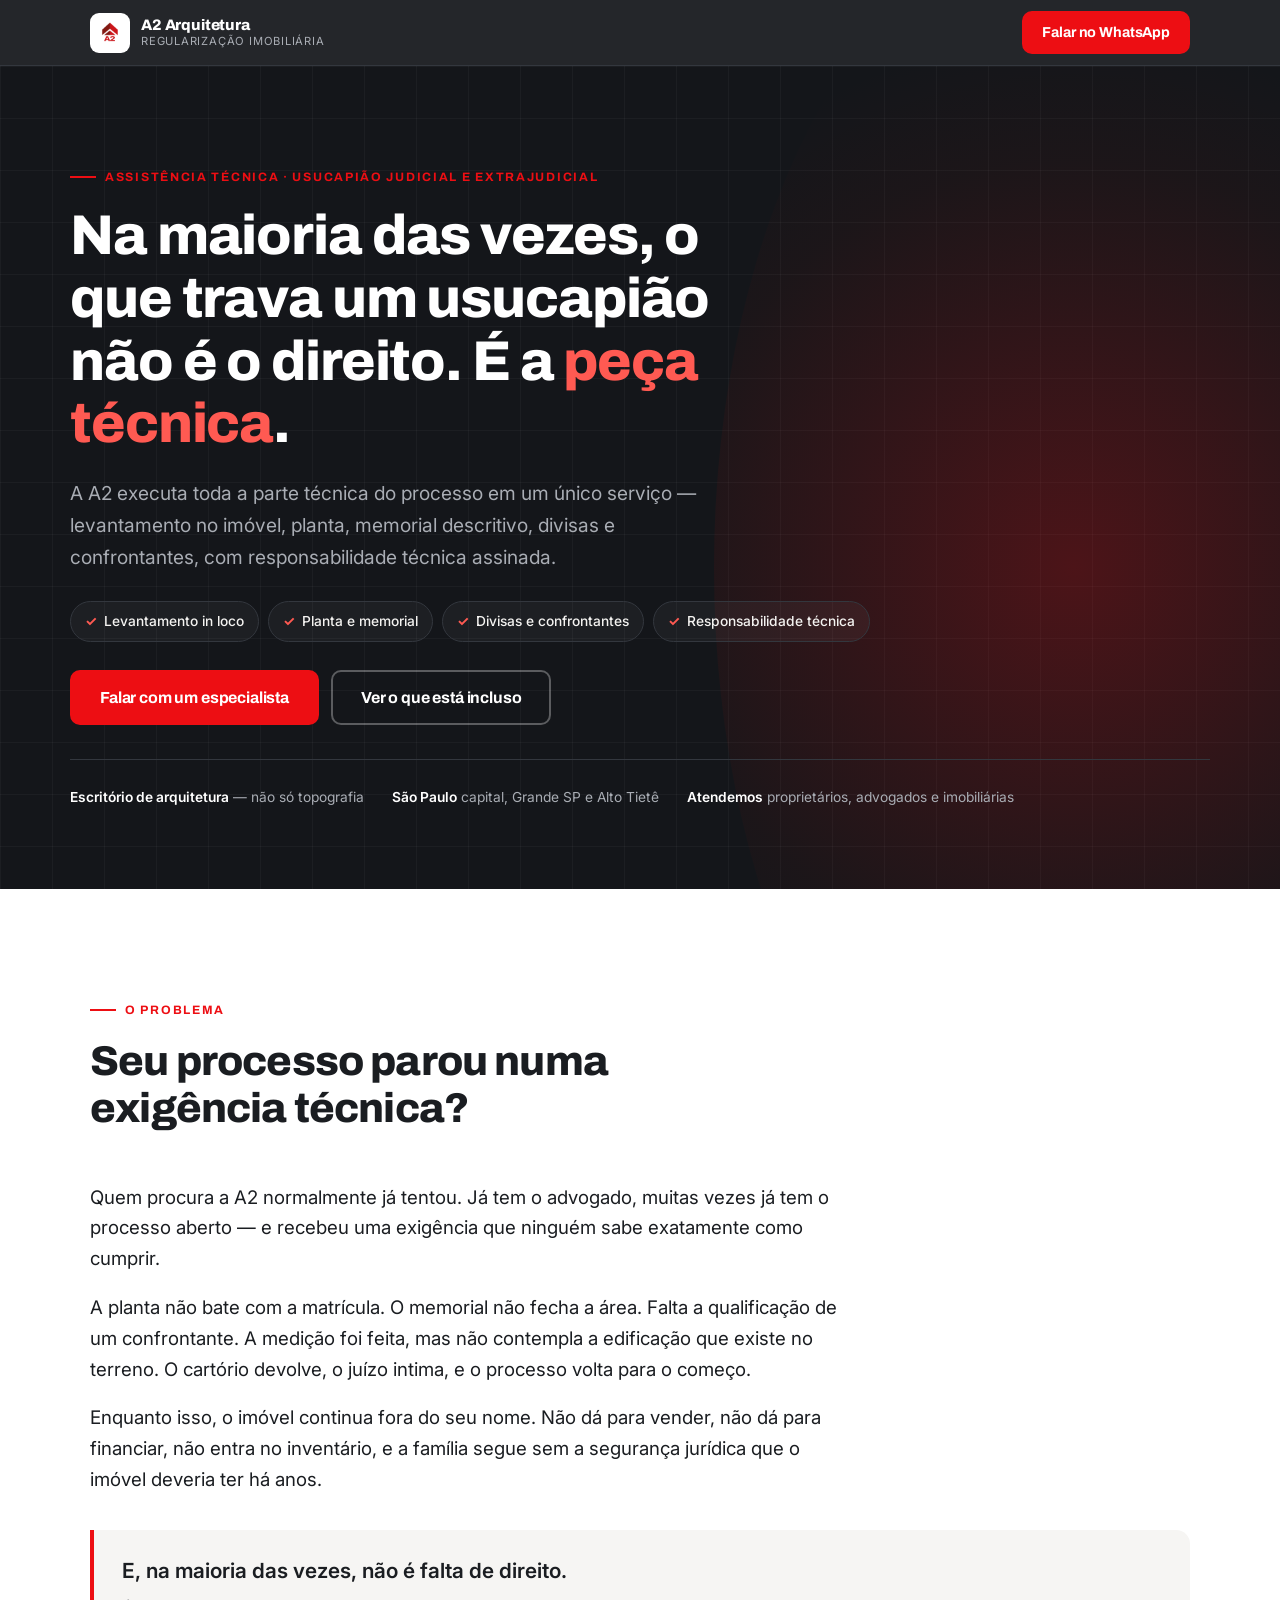
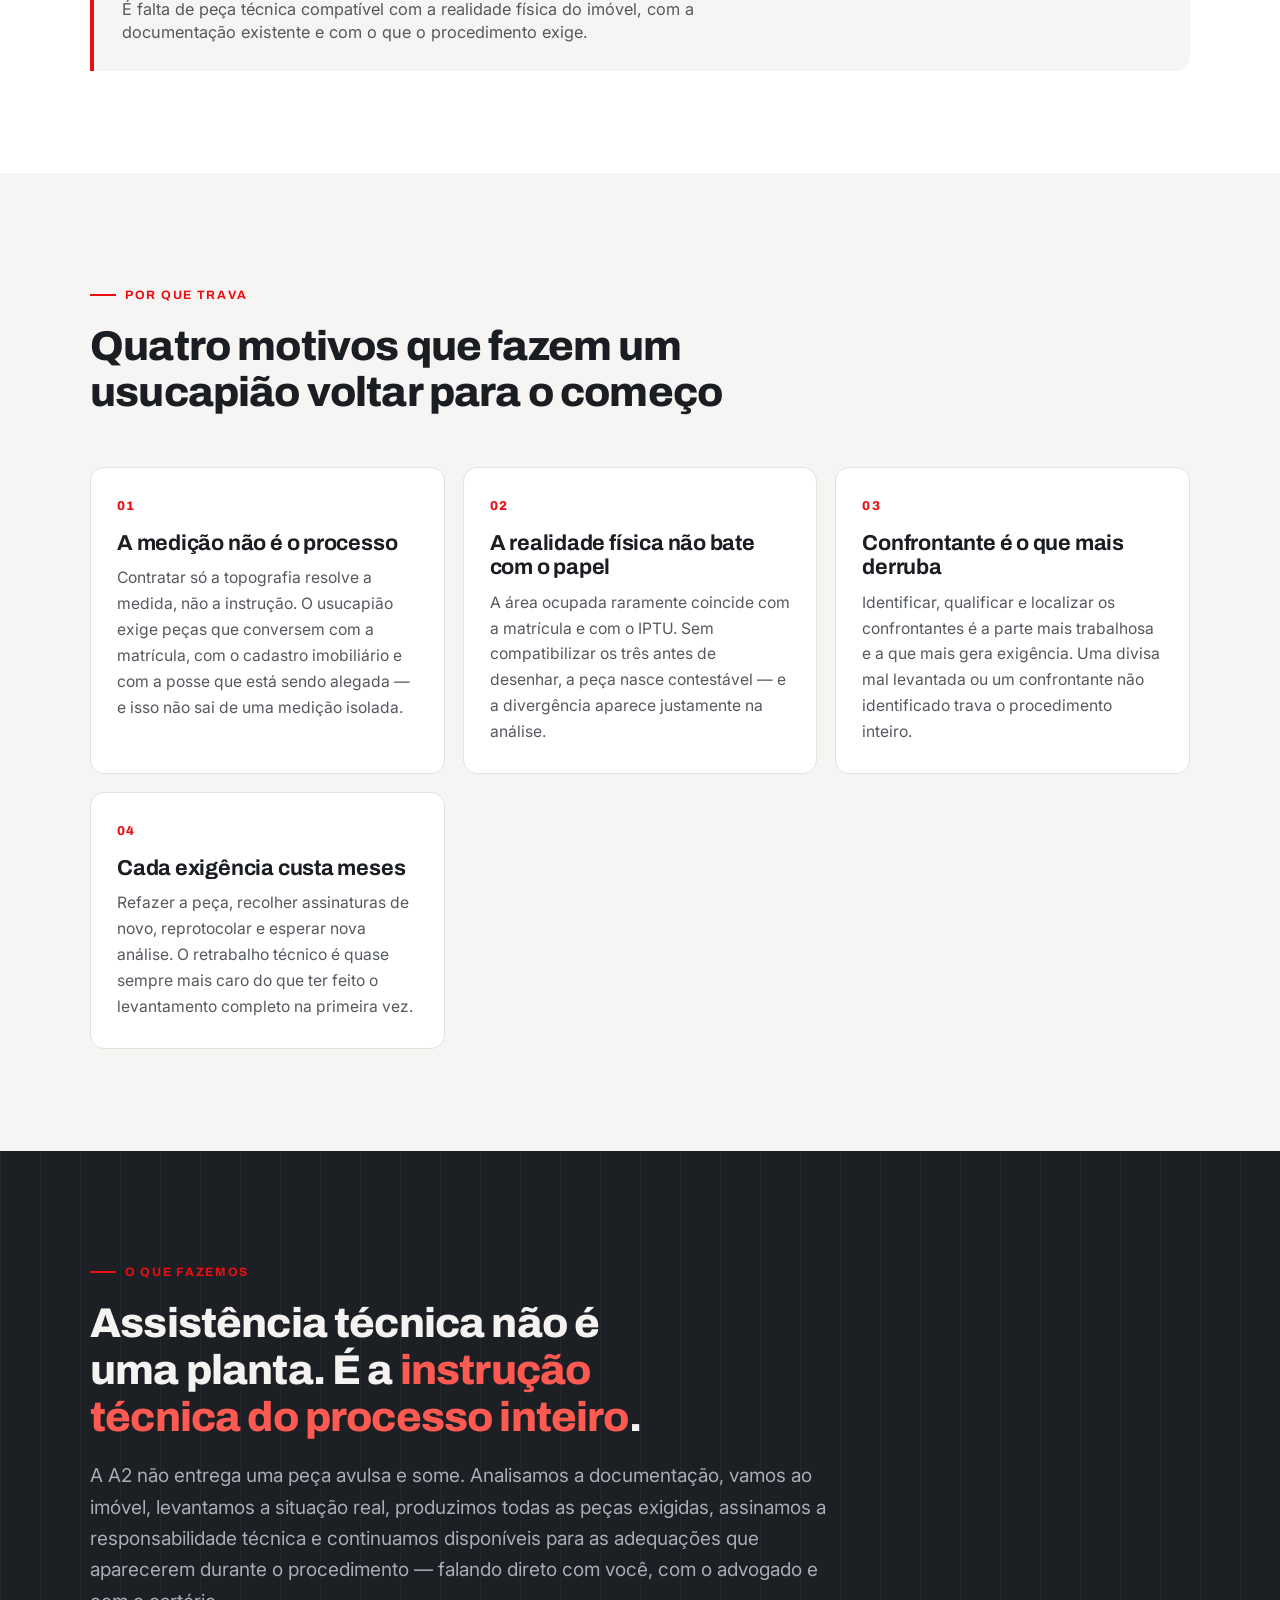
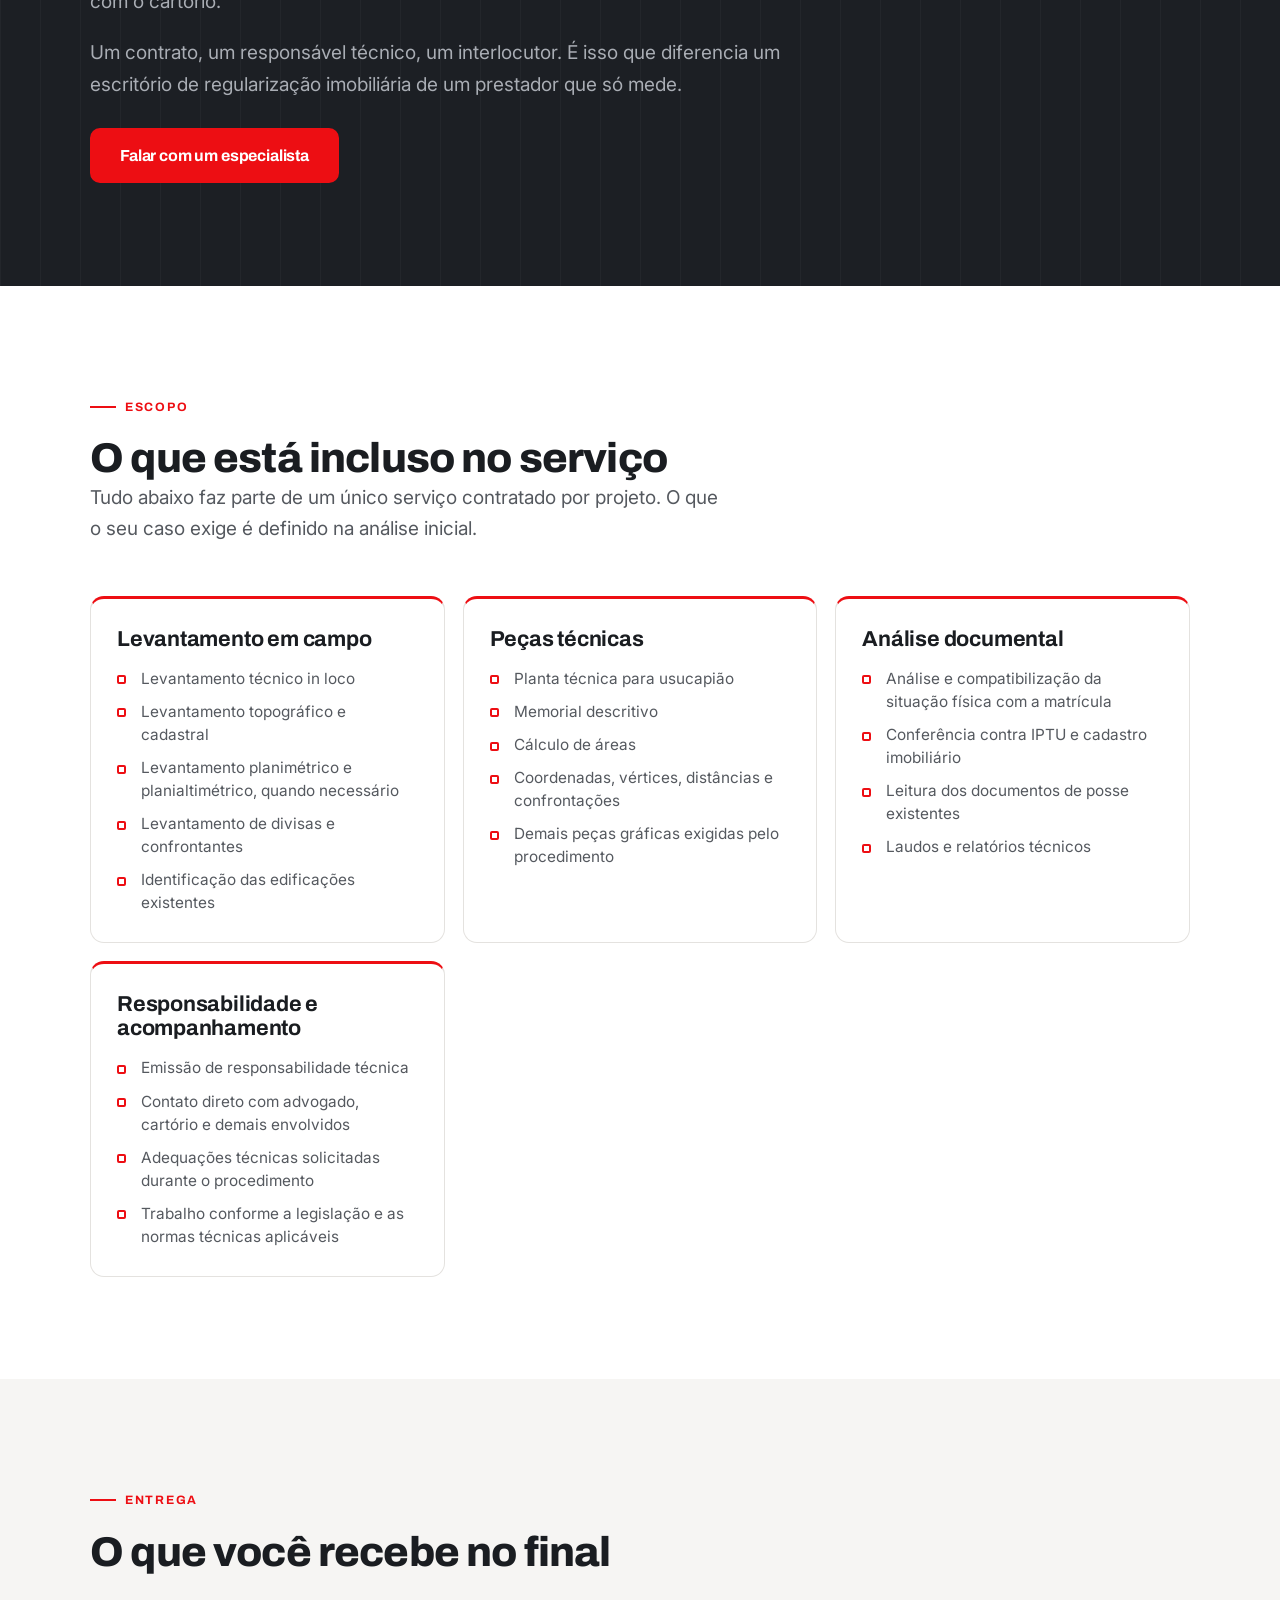
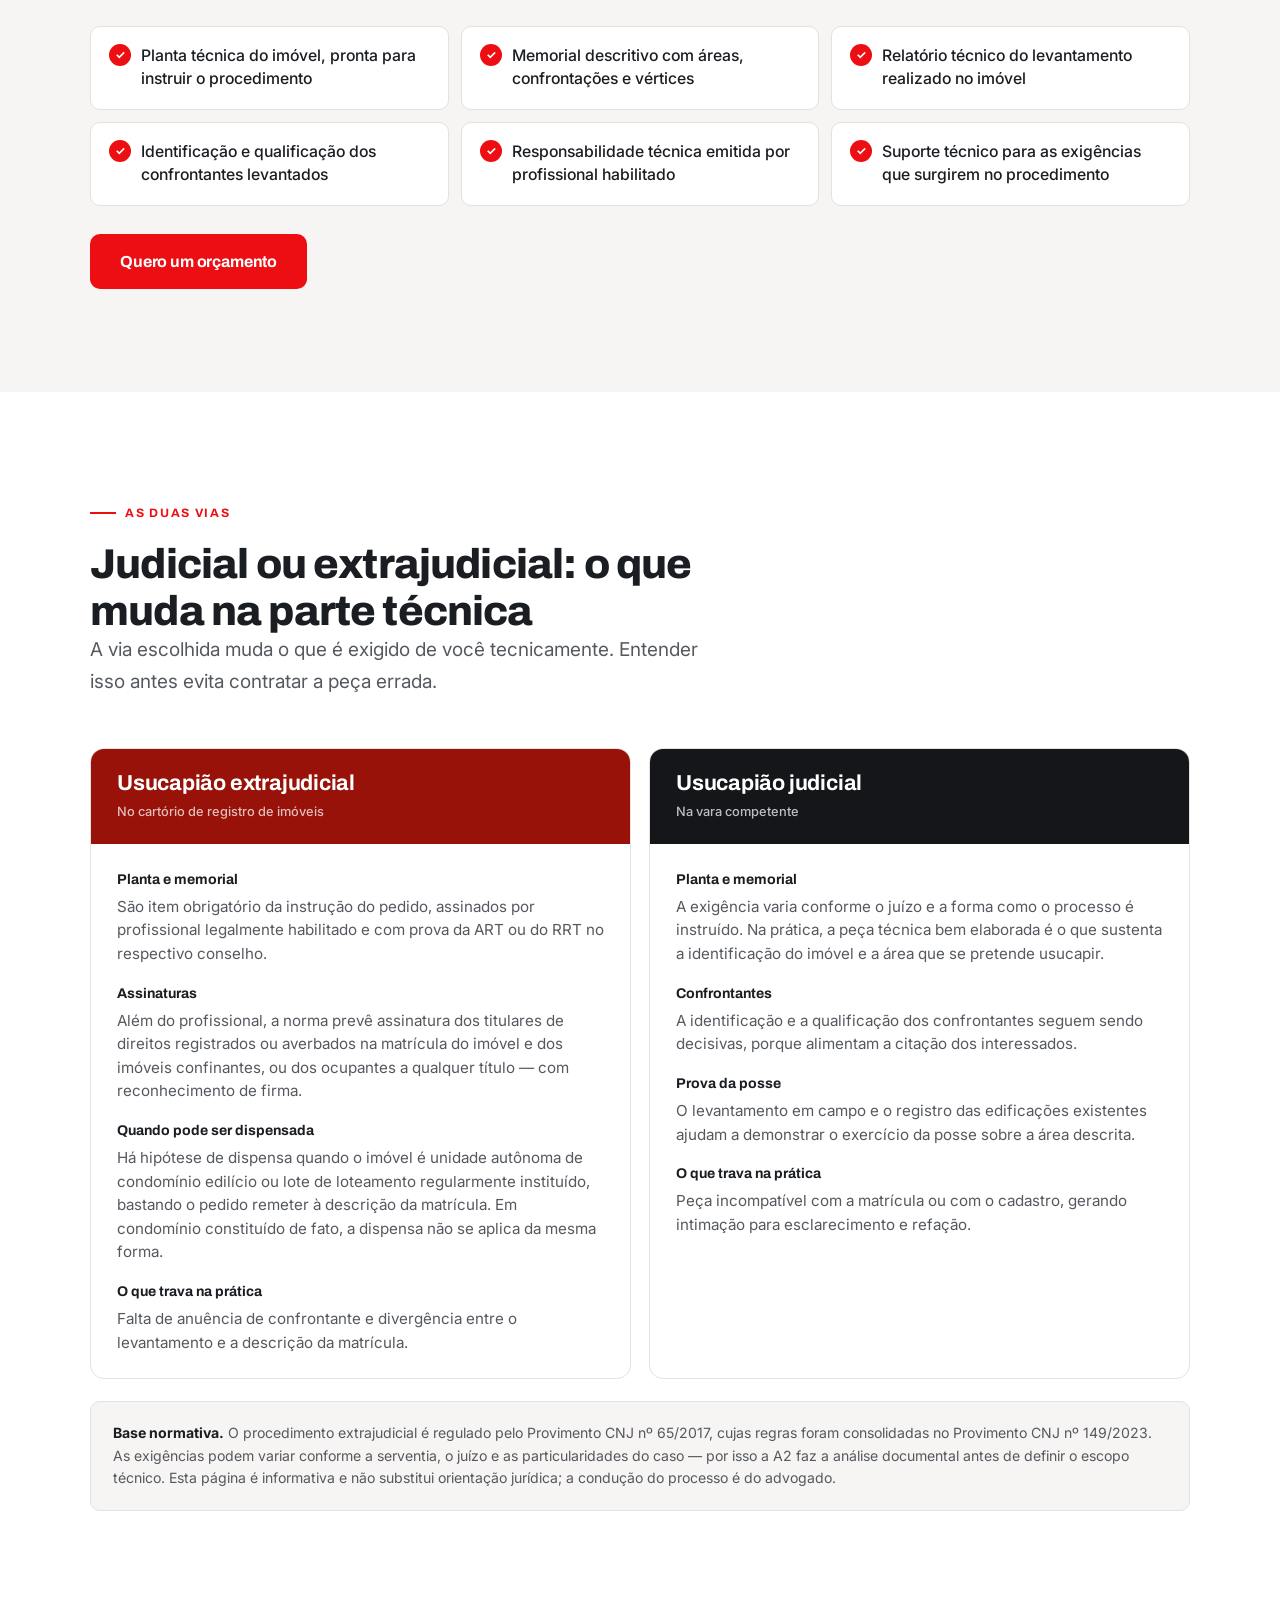
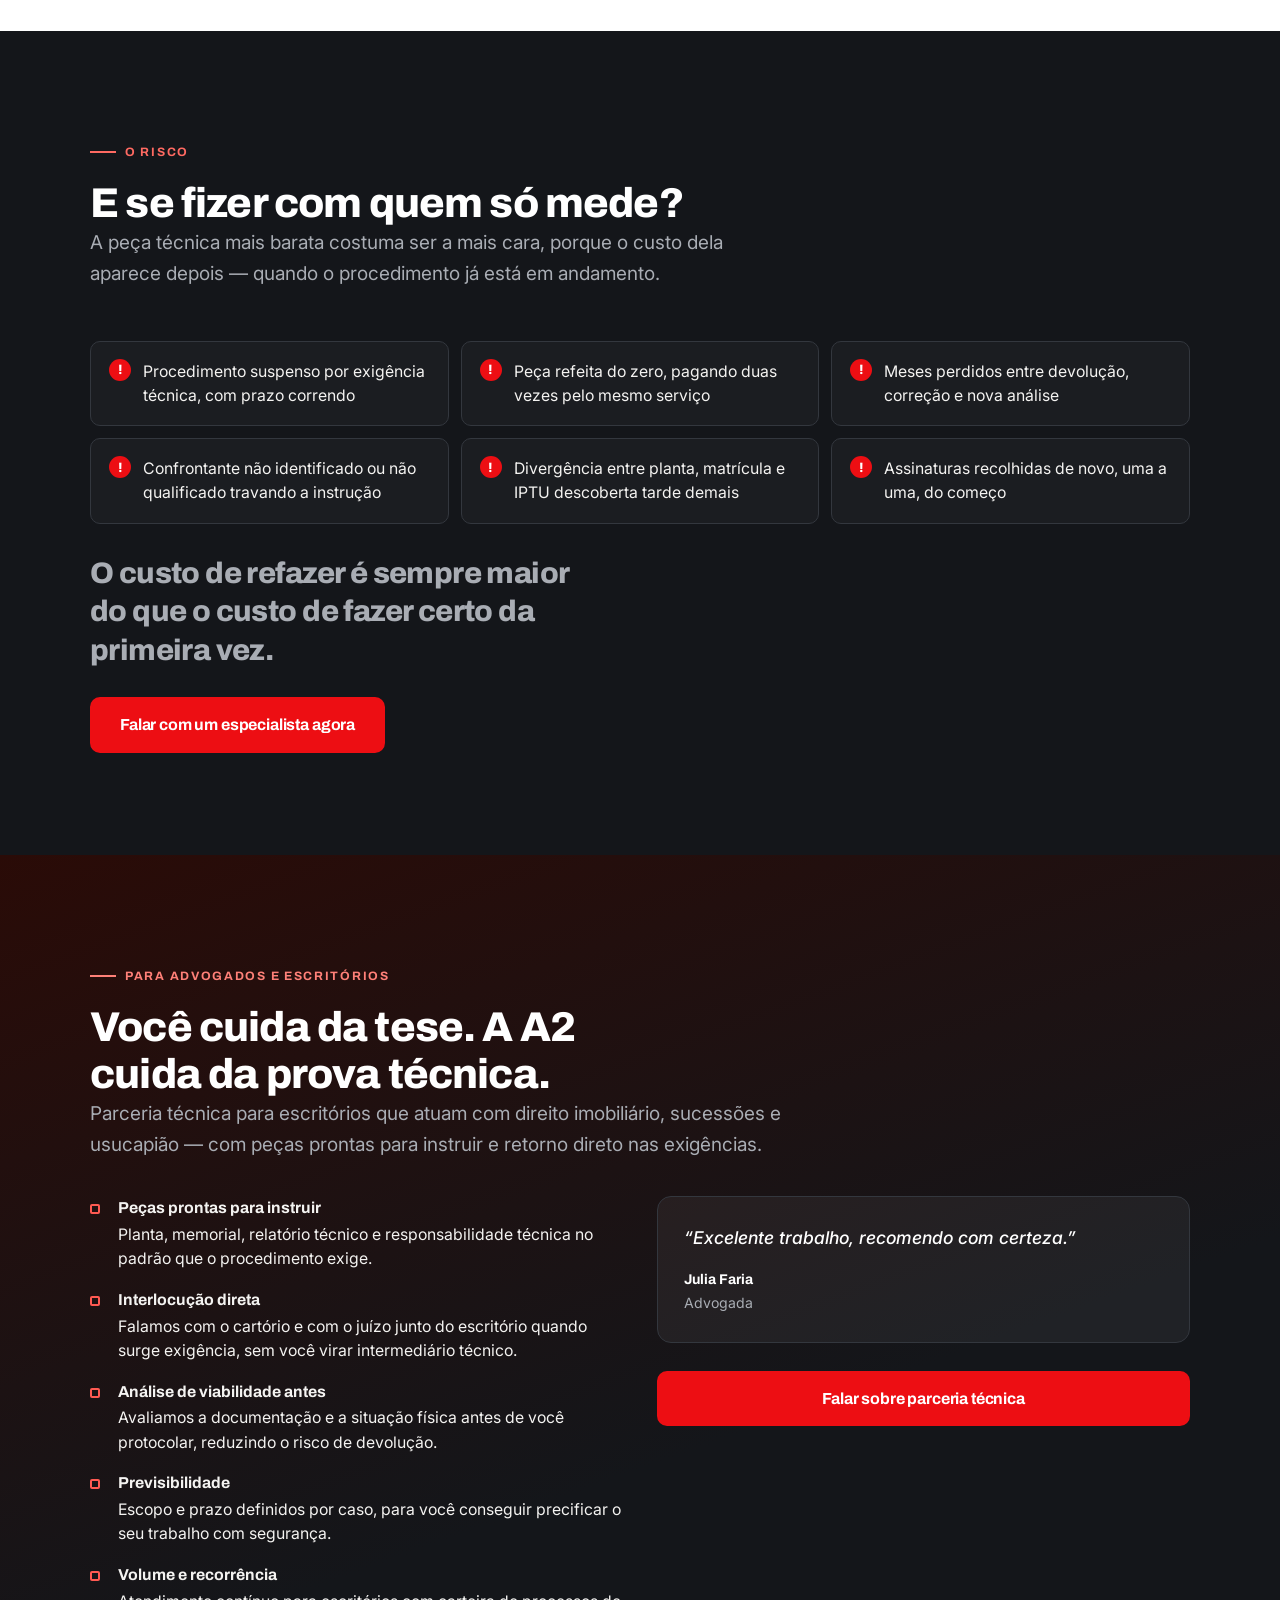
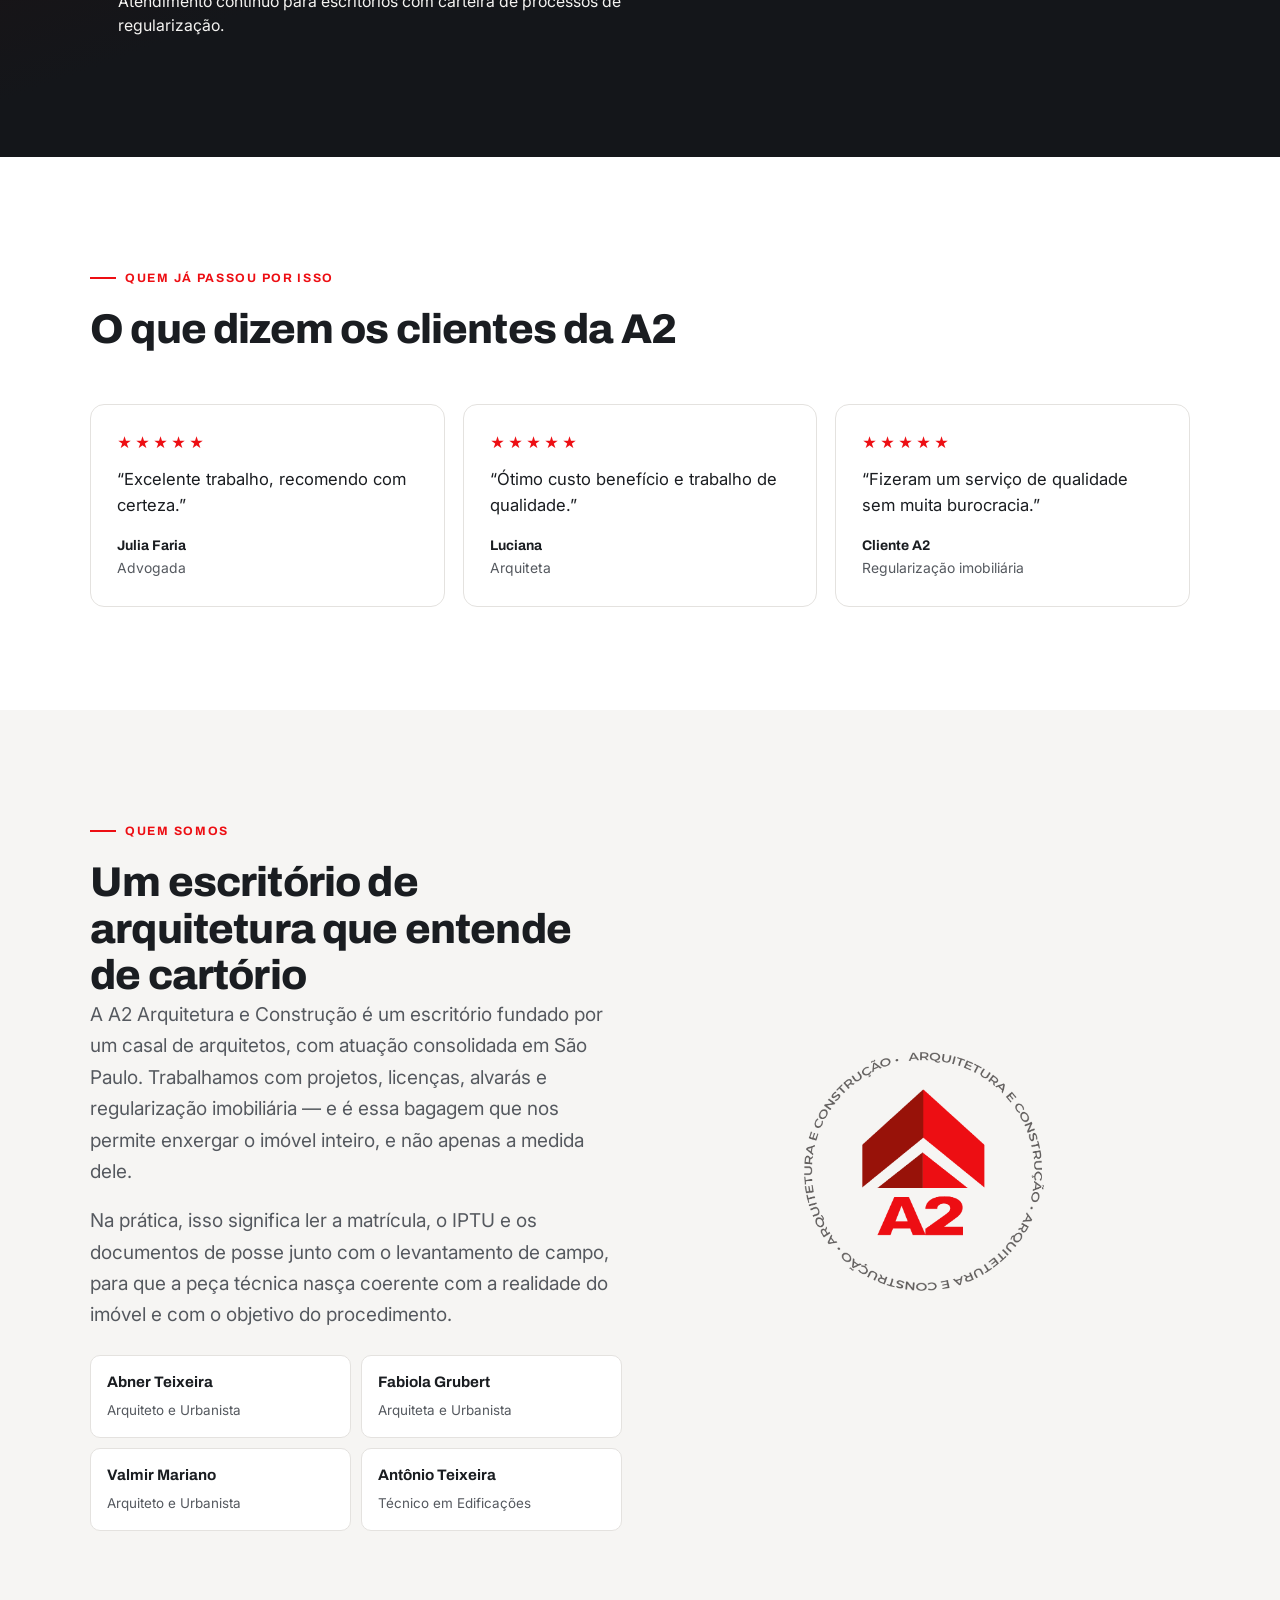
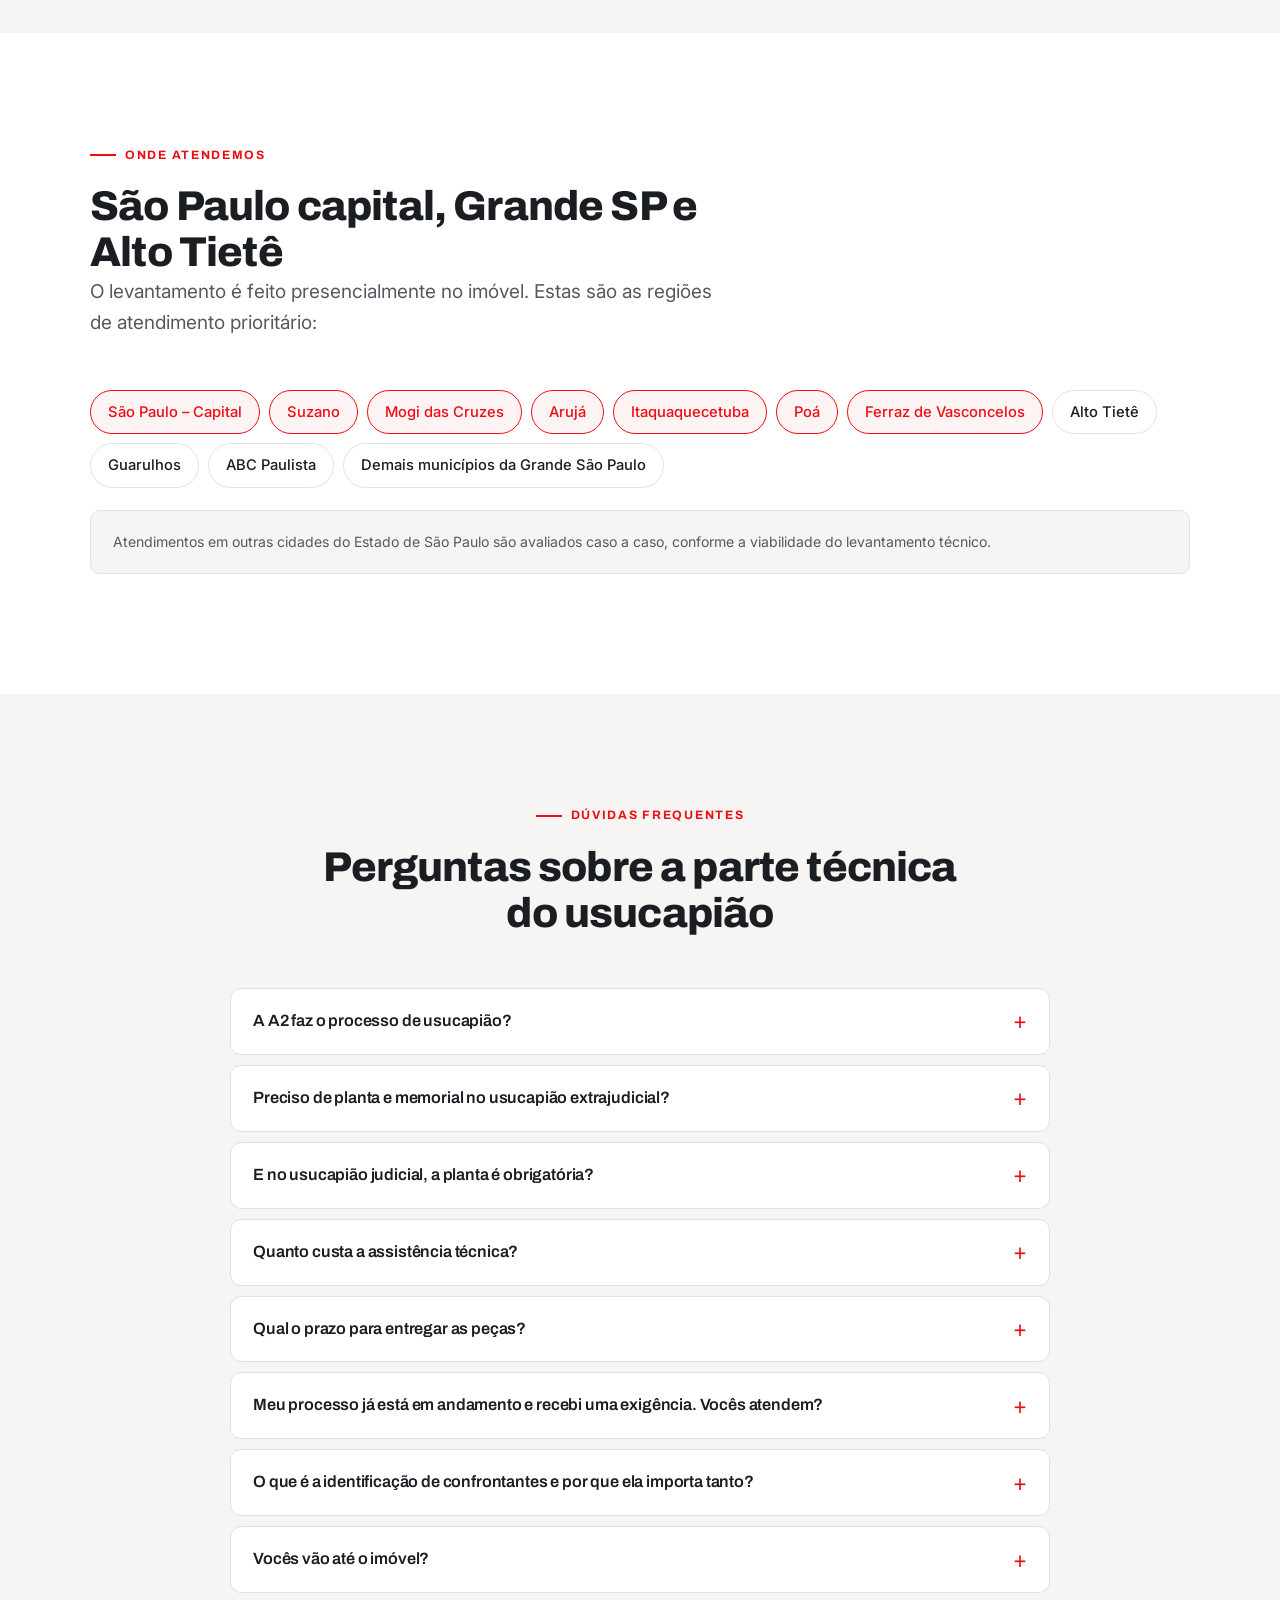
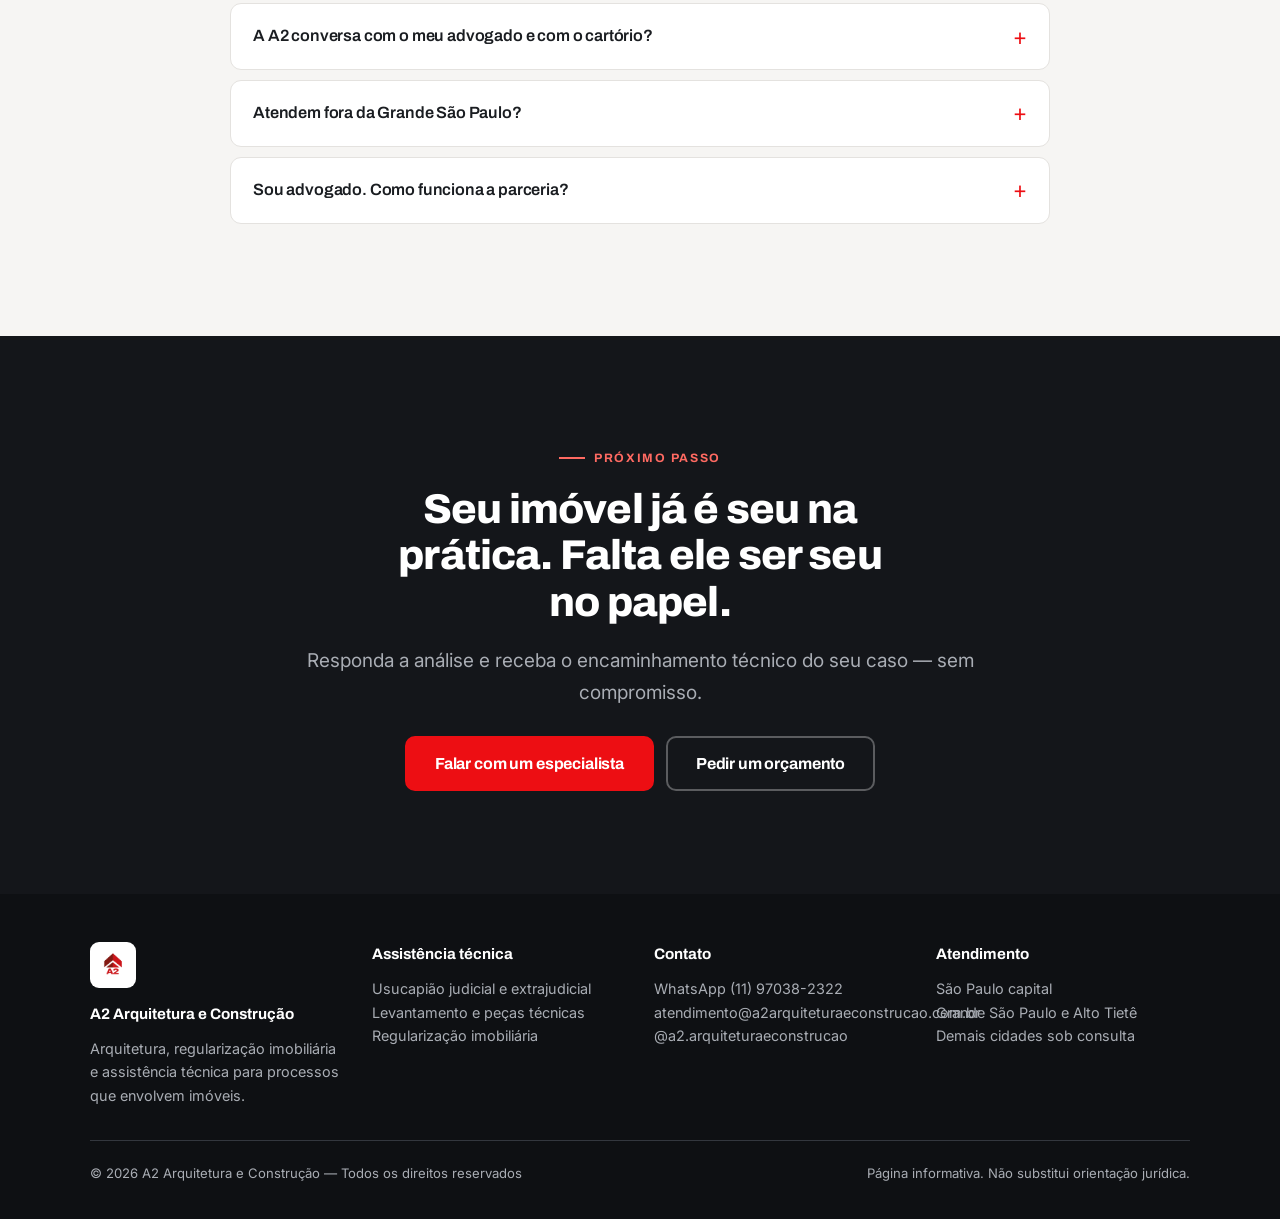
<file: a2-usucapiao/index.html>
<!doctype html>
<html lang="pt-BR">
<head>
<meta charset="utf-8">
<meta name="viewport" content="width=device-width, initial-scale=1, viewport-fit=cover">
<title>Assistência Técnica para Usucapião | A2 Arquitetura e Construção</title>
<meta name="description" content="Planta, memorial descritivo, levantamento in loco, confrontantes e responsabilidade técnica para usucapião judicial e extrajudicial. Escritório especializado em regularização imobiliária em São Paulo.">
<meta name="robots" content="index, follow">
<link rel="canonical" href="https://a2arquiteturaeconstrucao.com.br/usucapiao/">

<meta property="og:type" content="website">
<meta property="og:locale" content="pt_BR">
<meta property="og:title" content="Assistência Técnica para Usucapião | A2 Arquitetura e Construção">
<meta property="og:description" content="A parte técnica inteira do seu processo de usucapião em um único serviço: levantamento in loco, planta, memorial, confrontantes e responsabilidade técnica.">
<meta property="og:image" content="https://a2arquiteturaeconstrucao.com.br/wp-content/uploads/2026/01/Share-Img-a2.png">
<meta name="twitter:card" content="summary_large_image">

<link rel="icon" href="assets/logo-a2.png">
<link rel="preconnect" href="https://fonts.googleapis.com">
<link rel="preconnect" href="https://fonts.gstatic.com" crossorigin>
<link href="https://fonts.googleapis.com/css2?family=Archivo:wght@500;600;700;800&family=Inter:wght@400;500;600;700&display=swap" rel="stylesheet">

<!-- Google Tag Manager -->
<script>(function(w,d,s,l,i){w[l]=w[l]||[];w[l].push({'gtm.start':
new Date().getTime(),event:'gtm.js'});var f=d.getElementsByTagName(s)[0],
j=d.createElement(s),dl=l!='dataLayer'?'&l='+l:'';j.async=true;j.src=
'https://www.googletagmanager.com/gtm.js?id='+i+dl;f.parentNode.insertBefore(j,f);
})(window,document,'script','dataLayer','GTM-TLXM73BN');</script>
<!-- End Google Tag Manager -->

<style>
:root{
  --a2-red:#ED0E13;
  --a2-red-deep:#981209;
  --a2-red-ink:#6E0D06;
  --graphite:#625F5E;
  --ink:#14161A;
  --ink-2:#1C1F24;
  --ink-3:#2A2E35;
  --paper:#FFFFFF;
  --paper-2:#F6F5F3;
  --line:#E4E2DF;
  --line-dark:#33373E;
  --text:#1A1D21;
  --text-2:#55595F;
  --text-inv:#F4F3F1;
  --text-inv-2:#A9ADB4;
  --radius:14px;
  --shadow:0 1px 2px rgba(20,22,26,.04),0 8px 28px rgba(20,22,26,.07);
  --maxw:1140px;
}
*,*::before,*::after{box-sizing:border-box}
html{scroll-behavior:smooth;-webkit-text-size-adjust:100%}
body{
  margin:0;background:var(--paper);color:var(--text);
  font-family:Inter,-apple-system,BlinkMacSystemFont,"Segoe UI",Roboto,sans-serif;
  font-size:17px;line-height:1.65;-webkit-font-smoothing:antialiased;
}
img{max-width:100%;display:block;height:auto}
h1,h2,h3,h4{font-family:Archivo,Inter,sans-serif;margin:0;line-height:1.12;letter-spacing:-.02em;font-weight:800}
h1{font-size:clamp(2rem,5.2vw,3.5rem)}
h2{font-size:clamp(1.65rem,3.8vw,2.6rem)}
h3{font-size:clamp(1.12rem,2vw,1.35rem);font-weight:700;letter-spacing:-.01em}
p{margin:0 0 1.1rem}
a{color:inherit}
.wrap{width:100%;max-width:var(--maxw);margin:0 auto;padding:0 20px}
.sec{padding:clamp(56px,8vw,104px) 0}
.sec--alt{background:var(--paper-2)}
.sec--dark{background:var(--ink);color:var(--text-inv)}
.sec--dark h2,.sec--dark h3{color:#fff}
.sec--dark p{color:var(--text-inv-2)}

/* ---------- partes ---------- */
.kicker{
  display:inline-flex;align-items:center;gap:9px;
  font-family:Archivo,sans-serif;font-size:.76rem;font-weight:700;
  letter-spacing:.14em;text-transform:uppercase;color:var(--a2-red);
  margin-bottom:18px;
}
.kicker::before{content:"";width:26px;height:2px;background:var(--a2-red);flex:none}
.sec--dark .kicker{color:#FF6A62}
.sec--dark .kicker::before{background:#FF6A62}
.lead{font-size:clamp(1.03rem,1.6vw,1.19rem);color:var(--text-2);max-width:62ch}
/* .reframe e .adv têm fundo escuro próprio sem serem .sec--dark —
   sem isto o .lead herda a cor do tema claro e some no escuro. */
.sec--dark .lead,.reframe .lead,.adv .lead{color:var(--text-inv-2)}
.sec--dark p,.reframe p,.adv p{color:var(--text-inv-2)}
.sec-head{max-width:58ch;margin-bottom:clamp(32px,4vw,52px)}

/* ---------- botões ---------- */
.btn{
  display:inline-flex;align-items:center;justify-content:center;gap:10px;
  font-family:Archivo,sans-serif;font-weight:700;font-size:1rem;letter-spacing:-.01em;
  padding:16px 28px;border-radius:10px;border:2px solid transparent;
  text-decoration:none;cursor:pointer;transition:transform .15s ease,background .15s ease,border-color .15s ease;
  line-height:1.2;text-align:center;
}
.btn:hover{transform:translateY(-1px)}
.btn--primary{background:var(--a2-red);color:#fff;border-color:var(--a2-red)}
.btn--primary:hover{background:#D00B10;border-color:#D00B10}
.btn--ghost{background:transparent;color:#fff;border-color:rgba(255,255,255,.3)}
.btn--ghost:hover{border-color:#fff;background:rgba(255,255,255,.07)}
.btn--ghost-dark{background:transparent;color:var(--text);border-color:var(--line)}
.btn--ghost-dark:hover{border-color:var(--graphite);background:#fff}
.btn--wa{background:#1FA855;color:#fff;border-color:#1FA855}
.btn--wa:hover{background:#17914a;border-color:#17914a}
.btn--block{width:100%}
.btn-row{display:flex;flex-wrap:wrap;gap:12px;margin-top:28px}

/* ---------- header ---------- */
.hdr{
  position:sticky;top:0;z-index:60;background:rgba(20,22,26,.93);
  backdrop-filter:saturate(1.6) blur(10px);border-bottom:1px solid var(--line-dark);
}
.hdr__in{display:flex;align-items:center;justify-content:space-between;gap:16px;padding:11px 20px;max-width:var(--maxw);margin:0 auto}
.brand{display:flex;align-items:center;gap:11px;text-decoration:none;min-width:0}
.brand__chip{background:#fff;border-radius:9px;padding:5px;flex:none;display:grid;place-items:center}
.brand__chip img{width:30px;height:30px;object-fit:contain}
.brand__txt{display:flex;flex-direction:column;min-width:0}
.brand__nm{font-family:Archivo,sans-serif;font-weight:800;font-size:.95rem;color:#fff;letter-spacing:-.01em;line-height:1.15;white-space:nowrap}
.brand__sub{font-size:.7rem;color:var(--text-inv-2);letter-spacing:.07em;text-transform:uppercase;line-height:1.3}
.hdr .btn{padding:11px 18px;font-size:.9rem}
@media(max-width:560px){.brand__sub{display:none}.hdr .btn{padding:10px 14px;font-size:.84rem}}

/* ---------- hero ---------- */
.hero{position:relative;background:var(--ink);color:var(--text-inv);overflow:hidden;isolation:isolate}
.hero::before{
  content:"";position:absolute;inset:0;z-index:-2;
  background-image:
    linear-gradient(rgba(255,255,255,.035) 1px,transparent 1px),
    linear-gradient(90deg,rgba(255,255,255,.035) 1px,transparent 1px);
  background-size:52px 52px;
}
.hero::after{
  content:"";position:absolute;z-index:-1;inset:auto -10% -40% auto;right:-12%;top:-18%;
  width:min(720px,88vw);aspect-ratio:1;border-radius:50%;
  background:radial-gradient(circle,rgba(237,14,19,.26),rgba(152,18,9,.06) 55%,transparent 72%);
}
.hero__in{padding:clamp(52px,8vw,92px) 0 clamp(48px,7vw,80px)}
.hero h1{color:#fff;max-width:19ch}
.hero h1 em{font-style:normal;color:#FF5A52}
.hero__sub{font-size:clamp(1.03rem,1.7vw,1.2rem);color:var(--text-inv-2);max-width:56ch;margin-top:22px}
.chips{display:flex;flex-wrap:wrap;gap:9px;margin-top:28px;padding:0;list-style:none}
.chips li{
  font-size:.86rem;font-weight:500;color:var(--text-inv);
  border:1px solid var(--line-dark);background:rgba(255,255,255,.04);
  padding:8px 14px;border-radius:99px;
}
.chips li::before{content:"✓";color:#FF5A52;font-weight:700;margin-right:7px}
.trust{
  display:flex;flex-wrap:wrap;gap:10px 28px;margin-top:34px;padding-top:26px;
  border-top:1px solid var(--line-dark);font-size:.86rem;color:var(--text-inv-2);
}
.trust b{color:#fff;font-weight:600}

/* ---------- dor ---------- */
.pain p{font-size:clamp(1.03rem,1.6vw,1.17rem);max-width:64ch}
.pain__turn{
  margin-top:34px;padding:26px 28px;background:var(--paper-2);
  border-left:4px solid var(--a2-red);border-radius:0 var(--radius) var(--radius) 0;
}
.pain__turn p{margin:0;font-size:clamp(1.08rem,1.9vw,1.3rem);font-weight:600;color:var(--text);line-height:1.45}
.pain__turn p + p{margin-top:12px;font-weight:400;font-size:1.02rem;color:var(--text-2)}

/* ---------- grid de cards ---------- */
.grid{display:grid;gap:18px}
.grid--2{grid-template-columns:repeat(auto-fit,minmax(300px,1fr))}
.grid--3{grid-template-columns:repeat(auto-fit,minmax(268px,1fr))}
.card{
  background:var(--paper);border:1px solid var(--line);border-radius:var(--radius);
  padding:28px 26px;position:relative;
}
.sec--alt .card{background:#fff}
.card__n{
  font-family:Archivo,sans-serif;font-weight:800;font-size:.8rem;color:var(--a2-red);
  letter-spacing:.1em;margin-bottom:14px;display:block;
}
.card h3{margin-bottom:10px}
.card p{margin:0;font-size:.98rem;color:var(--text-2)}

/* ---------- reframe ---------- */
.reframe{background:var(--ink-2);color:var(--text-inv);position:relative;overflow:hidden}
.reframe::before{
  content:"";position:absolute;inset:0;
  background-image:linear-gradient(90deg,rgba(255,255,255,.03) 1px,transparent 1px);
  background-size:40px 100%;
}
.reframe .wrap{position:relative}
.reframe h2{max-width:22ch}
.reframe h2 em{font-style:normal;color:#FF5A52}
.reframe .lead{margin-top:20px}

/* ---------- escopo ---------- */
.scope{display:grid;gap:18px;grid-template-columns:repeat(auto-fit,minmax(290px,1fr))}
.scope__b{
  background:#fff;border:1px solid var(--line);border-radius:var(--radius);
  padding:28px 26px;border-top:3px solid var(--a2-red);
}
.scope__b h3{margin-bottom:16px}
.scope__b ul{margin:0;padding:0;list-style:none}
.scope__b li{
  position:relative;padding-left:24px;font-size:.96rem;color:var(--text-2);
  margin-bottom:10px;line-height:1.5;
}
.scope__b li::before{
  content:"";position:absolute;left:0;top:.56em;width:9px;height:9px;
  border:2px solid var(--a2-red);border-radius:2px;
}
.scope__b li:last-child{margin-bottom:0}

/* ---------- entregáveis ---------- */
.deliver{list-style:none;margin:0;padding:0;display:grid;gap:12px;grid-template-columns:repeat(auto-fit,minmax(290px,1fr))}
.deliver li{
  background:#fff;border:1px solid var(--line);border-radius:10px;padding:18px 20px 18px 50px;
  position:relative;font-weight:500;font-size:.99rem;line-height:1.45;
}
.deliver li::before{
  content:"✓";position:absolute;left:18px;top:17px;width:22px;height:22px;
  background:var(--a2-red);color:#fff;border-radius:50%;display:grid;place-items:center;
  font-size:.74rem;font-weight:700;
}

/* ---------- vias ---------- */
.vias{display:grid;gap:18px;grid-template-columns:repeat(auto-fit,minmax(310px,1fr))}
.via{background:#fff;border:1px solid var(--line);border-radius:var(--radius);overflow:hidden}
.via__h{padding:22px 26px;background:var(--ink);color:#fff}
.via--x .via__h{background:var(--a2-red-deep)}
.via__h h3{color:#fff;margin:0}
.via__h span{display:block;font-size:.8rem;color:rgba(255,255,255,.72);font-weight:500;margin-top:5px;font-family:Inter,sans-serif;letter-spacing:0}
.via__b{padding:24px 26px}
.via__b dl{margin:0}
.via__b dt{font-weight:700;font-size:.88rem;color:var(--text);margin-bottom:4px;font-family:Archivo,sans-serif}
.via__b dd{margin:0 0 16px;font-size:.95rem;color:var(--text-2);line-height:1.55}
.via__b dd:last-child{margin-bottom:0}
.legalnote{
  margin-top:22px;padding:20px 22px;background:var(--paper-2);border:1px solid var(--line);
  border-radius:10px;font-size:.88rem;color:var(--text-2);line-height:1.6;
}
.legalnote b{color:var(--text)}

/* ---------- risco ---------- */
.risk ul{list-style:none;margin:0 0 30px;padding:0;display:grid;gap:12px;grid-template-columns:repeat(auto-fit,minmax(300px,1fr))}
.risk li{
  position:relative;padding:18px 20px 18px 52px;border:1px solid var(--line-dark);
  border-radius:10px;background:rgba(255,255,255,.03);font-size:.99rem;color:var(--text-inv);line-height:1.5;
}
.risk li::before{
  content:"!";position:absolute;left:18px;top:17px;width:22px;height:22px;border-radius:50%;
  background:var(--a2-red);color:#fff;display:grid;place-items:center;font-weight:800;font-size:.8rem;
}
.punch{
  font-family:Archivo,sans-serif;font-weight:800;color:#fff;
  font-size:clamp(1.25rem,2.8vw,1.85rem);line-height:1.3;max-width:26ch;letter-spacing:-.02em;
}

/* ---------- advogados ---------- */
.adv{background:linear-gradient(160deg,#2A0B07 0%,var(--ink) 62%);color:var(--text-inv);position:relative;overflow:hidden}
.adv .kicker{color:#FF8078}
.adv .kicker::before{background:#FF8078}
.adv h2{color:#fff;max-width:20ch}
.adv__cols{display:grid;gap:34px;grid-template-columns:repeat(auto-fit,minmax(300px,1fr));align-items:start;margin-top:36px}
.adv ul{list-style:none;margin:0;padding:0}
.adv ul li{position:relative;padding-left:28px;margin-bottom:16px;color:var(--text-inv);font-size:.99rem;line-height:1.55}
.adv ul li::before{content:"";position:absolute;left:0;top:.5em;width:10px;height:10px;border:2px solid #FF5A52;border-radius:2px}
.adv ul li b{font-family:Archivo,sans-serif;font-weight:700;display:block;margin-bottom:2px}
.quote-card{
  background:rgba(255,255,255,.05);border:1px solid var(--line-dark);
  border-radius:var(--radius);padding:28px 26px;
}
.quote-card p{font-size:1.1rem;color:#fff;font-weight:500;line-height:1.5;margin-bottom:16px;font-style:italic}
.quote-card footer{font-size:.88rem;color:var(--text-inv-2)}
.quote-card footer b{color:#fff;font-style:normal;display:block;font-family:Archivo,sans-serif}

/* ---------- depoimentos ---------- */
.tcard{background:#fff;border:1px solid var(--line);border-radius:var(--radius);padding:26px}
.tcard__stars{color:var(--a2-red);letter-spacing:3px;font-size:.9rem;margin-bottom:12px}
.tcard p{font-size:1.04rem;line-height:1.55;margin-bottom:16px;color:var(--text)}
.tcard footer{font-size:.87rem;color:var(--text-2)}
.tcard footer b{display:block;color:var(--text);font-family:Archivo,sans-serif;font-weight:700}

/* ---------- empresa ---------- */
.about{display:grid;gap:36px;grid-template-columns:repeat(auto-fit,minmax(290px,1fr));align-items:center}
.about__selo{max-width:240px;margin:0 auto}
.team{list-style:none;margin:24px 0 0;padding:0;display:grid;gap:10px;grid-template-columns:repeat(auto-fit,minmax(210px,1fr))}
.team li{background:#fff;border:1px solid var(--line);border-radius:10px;padding:14px 16px}
.team b{display:block;font-family:Archivo,sans-serif;font-size:.95rem}
.team span{font-size:.84rem;color:var(--text-2)}

/* ---------- área ---------- */
.area{display:flex;flex-wrap:wrap;gap:9px;list-style:none;margin:0;padding:0}
.area li{
  border:1px solid var(--line);background:#fff;border-radius:99px;padding:9px 17px;
  font-size:.92rem;font-weight:500;
}
.area li.is-hl{border-color:var(--a2-red);color:var(--a2-red);background:#FEF4F4}

/* ---------- faq ---------- */
.faq{max-width:820px;margin:0 auto}
.faq details{background:#fff;border:1px solid var(--line);border-radius:11px;margin-bottom:10px;overflow:hidden}
.faq summary{
  cursor:pointer;padding:19px 52px 19px 22px;font-weight:600;font-size:1.02rem;
  position:relative;list-style:none;font-family:Archivo,sans-serif;letter-spacing:-.01em;
}
.faq summary::-webkit-details-marker{display:none}
.faq summary::after{
  content:"+";position:absolute;right:22px;top:50%;transform:translateY(-50%);
  color:var(--a2-red);font-size:1.4rem;font-weight:400;line-height:1;transition:transform .2s;
}
.faq details[open] summary::after{transform:translateY(-50%) rotate(45deg)}
.faq details[open] summary{border-bottom:1px solid var(--line)}
.faq .ans{padding:18px 22px 22px;color:var(--text-2);font-size:.98rem;line-height:1.65}
.faq .ans p:last-child{margin-bottom:0}

/* ---------- cta final ---------- */
.final{text-align:center}
.final h2{max-width:20ch;margin:0 auto}
.final .lead{margin:20px auto 0}
.final .btn-row{justify-content:center}

/* ---------- footer ---------- */
.ft{background:#0E1013;color:var(--text-inv-2);padding:48px 0 34px;font-size:.9rem}
.ft__in{display:grid;gap:28px;grid-template-columns:repeat(auto-fit,minmax(230px,1fr))}
.ft b{color:#fff;font-family:Archivo,sans-serif;display:block;margin-bottom:10px;font-size:.95rem}
.ft a{color:var(--text-inv-2);text-decoration:none}
.ft a:hover{color:#fff;text-decoration:underline}
.ft__bot{
  margin-top:32px;padding-top:22px;border-top:1px solid var(--line-dark);
  font-size:.82rem;display:flex;flex-wrap:wrap;gap:10px;justify-content:space-between;
}
.ft__logo{background:#fff;border-radius:9px;padding:6px;width:46px;margin-bottom:14px}

/* ---------- barra fixa mobile ---------- */
.dock{
  position:fixed;left:0;right:0;bottom:0;z-index:70;display:none;gap:9px;padding:10px 14px;
  padding-bottom:calc(10px + env(safe-area-inset-bottom));
  background:rgba(20,22,26,.96);backdrop-filter:blur(10px);border-top:1px solid var(--line-dark);
}
.dock .btn{flex:1;padding:14px 10px;font-size:.92rem}
@media(max-width:720px){
  .dock{display:flex}
  body{padding-bottom:78px}
  /* full-width só nos CTAs de conteúdo — header e dock têm largura própria */
  .sec .btn,.hero .btn{width:100%}
  .hdr .btn,.dock .btn{width:auto}
  .btn-row{flex-direction:column}
  .step__nav{flex-direction:column-reverse;align-items:stretch}
  .step__nav .back{width:100%}
}
@media(prefers-reduced-motion:reduce){
  *{animation:none!important;transition:none!important}
  html{scroll-behavior:auto}
}
</style>
</head>
<body>
<!-- Google Tag Manager (noscript) -->
<noscript><iframe src="https://www.googletagmanager.com/ns.html?id=GTM-TLXM73BN"
height="0" width="0" style="display:none;visibility:hidden"></iframe></noscript>
<!-- End Google Tag Manager (noscript) -->

<header class="hdr">
  <div class="hdr__in">
    <a class="brand" href="#topo">
      <span class="brand__chip"><img src="assets/logo-a2.png" alt="A2 Arquitetura e Construção" width="30" height="30"></span>
      <span class="brand__txt">
        <span class="brand__nm">A2 Arquitetura</span>
        <span class="brand__sub">Regularização imobiliária</span>
      </span>
    </a>
    <a class="btn btn--primary" href="#" data-wa="header">Falar no WhatsApp</a>
  </div>
</header>

<main id="topo">

<!-- ============ HERO ============ -->
<section class="hero">
  <div class="wrap hero__in">
    <span class="kicker">Assistência técnica · Usucapião judicial e extrajudicial</span>
    <h1>Na maioria das vezes, o que trava um usucapião não é o direito. É a <em>peça técnica</em>.</h1>
    <p class="hero__sub">A A2 executa toda a parte técnica do processo em um único serviço — levantamento no imóvel, planta, memorial descritivo, divisas e confrontantes, com responsabilidade técnica assinada.</p>
    <ul class="chips">
      <li>Levantamento in loco</li>
      <li>Planta e memorial</li>
      <li>Divisas e confrontantes</li>
      <li>Responsabilidade técnica</li>
    </ul>
    <div class="btn-row">
      <a class="btn btn--primary" href="#" data-wa="hero">Falar com um especialista</a>
      <a class="btn btn--ghost" href="#escopo" data-cta="hero-escopo">Ver o que está incluso</a>
    </div>
    <div class="trust">
      <span><b>Escritório de arquitetura</b> — não só topografia</span>
      <span><b>São Paulo</b> capital, Grande SP e Alto Tietê</span>
      <span><b>Atendemos</b> proprietários, advogados e imobiliárias</span>
    </div>
  </div>
</section>

<!-- ============ DOR ============ -->
<section class="sec pain">
  <div class="wrap">
    <div class="sec-head">
      <span class="kicker">O problema</span>
      <h2>Seu processo parou numa exigência técnica?</h2>
    </div>
    <p>Quem procura a A2 normalmente já tentou. Já tem o advogado, muitas vezes já tem o processo aberto — e recebeu uma exigência que ninguém sabe exatamente como cumprir.</p>
    <p>A planta não bate com a matrícula. O memorial não fecha a área. Falta a qualificação de um confrontante. A medição foi feita, mas não contempla a edificação que existe no terreno. O cartório devolve, o juízo intima, e o processo volta para o começo.</p>
    <p>Enquanto isso, o imóvel continua fora do seu nome. Não dá para vender, não dá para financiar, não entra no inventário, e a família segue sem a segurança jurídica que o imóvel deveria ter há anos.</p>
    <div class="pain__turn">
      <p>E, na maioria das vezes, não é falta de direito.</p>
      <p>É falta de peça técnica compatível com a realidade física do imóvel, com a documentação existente e com o que o procedimento exige.</p>
    </div>
  </div>
</section>

<!-- ============ POR QUE TRAVA ============ -->
<section class="sec sec--alt">
  <div class="wrap">
    <div class="sec-head">
      <span class="kicker">Por que trava</span>
      <h2>Quatro motivos que fazem um usucapião voltar para o começo</h2>
    </div>
    <div class="grid grid--2">
      <article class="card">
        <span class="card__n">01</span>
        <h3>A medição não é o processo</h3>
        <p>Contratar só a topografia resolve a medida, não a instrução. O usucapião exige peças que conversem com a matrícula, com o cadastro imobiliário e com a posse que está sendo alegada — e isso não sai de uma medição isolada.</p>
      </article>
      <article class="card">
        <span class="card__n">02</span>
        <h3>A realidade física não bate com o papel</h3>
        <p>A área ocupada raramente coincide com a matrícula e com o IPTU. Sem compatibilizar os três antes de desenhar, a peça nasce contestável — e a divergência aparece justamente na análise.</p>
      </article>
      <article class="card">
        <span class="card__n">03</span>
        <h3>Confrontante é o que mais derruba</h3>
        <p>Identificar, qualificar e localizar os confrontantes é a parte mais trabalhosa e a que mais gera exigência. Uma divisa mal levantada ou um confrontante não identificado trava o procedimento inteiro.</p>
      </article>
      <article class="card">
        <span class="card__n">04</span>
        <h3>Cada exigência custa meses</h3>
        <p>Refazer a peça, recolher assinaturas de novo, reprotocolar e esperar nova análise. O retrabalho técnico é quase sempre mais caro do que ter feito o levantamento completo na primeira vez.</p>
      </article>
    </div>
  </div>
</section>

<!-- ============ REFRAME ============ -->
<section class="sec reframe">
  <div class="wrap">
    <span class="kicker">O que fazemos</span>
    <h2>Assistência técnica não é uma planta. É a <em>instrução técnica do processo inteiro</em>.</h2>
    <p class="lead">A A2 não entrega uma peça avulsa e some. Analisamos a documentação, vamos ao imóvel, levantamos a situação real, produzimos todas as peças exigidas, assinamos a responsabilidade técnica e continuamos disponíveis para as adequações que aparecerem durante o procedimento — falando direto com você, com o advogado e com o cartório.</p>
    <p class="lead">Um contrato, um responsável técnico, um interlocutor. É isso que diferencia um escritório de regularização imobiliária de um prestador que só mede.</p>
    <div class="btn-row">
      <a class="btn btn--primary" href="#" data-wa="reframe">Falar com um especialista</a>
    </div>
  </div>
</section>

<!-- ============ ESCOPO ============ -->
<section class="sec" id="escopo">
  <div class="wrap">
    <div class="sec-head">
      <span class="kicker">Escopo</span>
      <h2>O que está incluso no serviço</h2>
      <p class="lead">Tudo abaixo faz parte de um único serviço contratado por projeto. O que o seu caso exige é definido na análise inicial.</p>
    </div>
    <div class="scope">
      <div class="scope__b">
        <h3>Levantamento em campo</h3>
        <ul>
          <li>Levantamento técnico in loco</li>
          <li>Levantamento topográfico e cadastral</li>
          <li>Levantamento planimétrico e planialtimétrico, quando necessário</li>
          <li>Levantamento de divisas e confrontantes</li>
          <li>Identificação das edificações existentes</li>
        </ul>
      </div>
      <div class="scope__b">
        <h3>Peças técnicas</h3>
        <ul>
          <li>Planta técnica para usucapião</li>
          <li>Memorial descritivo</li>
          <li>Cálculo de áreas</li>
          <li>Coordenadas, vértices, distâncias e confrontações</li>
          <li>Demais peças gráficas exigidas pelo procedimento</li>
        </ul>
      </div>
      <div class="scope__b">
        <h3>Análise documental</h3>
        <ul>
          <li>Análise e compatibilização da situação física com a matrícula</li>
          <li>Conferência contra IPTU e cadastro imobiliário</li>
          <li>Leitura dos documentos de posse existentes</li>
          <li>Laudos e relatórios técnicos</li>
        </ul>
      </div>
      <div class="scope__b">
        <h3>Responsabilidade e acompanhamento</h3>
        <ul>
          <li>Emissão de responsabilidade técnica</li>
          <li>Contato direto com advogado, cartório e demais envolvidos</li>
          <li>Adequações técnicas solicitadas durante o procedimento</li>
          <li>Trabalho conforme a legislação e as normas técnicas aplicáveis</li>
        </ul>
      </div>
    </div>
  </div>
</section>

<!-- ============ ENTREGÁVEIS ============ -->
<section class="sec sec--alt">
  <div class="wrap">
    <div class="sec-head">
      <span class="kicker">Entrega</span>
      <h2>O que você recebe no final</h2>
    </div>
    <ul class="deliver">
      <li>Planta técnica do imóvel, pronta para instruir o procedimento</li>
      <li>Memorial descritivo com áreas, confrontações e vértices</li>
      <li>Relatório técnico do levantamento realizado no imóvel</li>
      <li>Identificação e qualificação dos confrontantes levantados</li>
      <li>Responsabilidade técnica emitida por profissional habilitado</li>
      <li>Suporte técnico para as exigências que surgirem no procedimento</li>
    </ul>
    <div class="btn-row">
      <a class="btn btn--primary" href="#" data-wa="orcamento">Quero um orçamento</a>
    </div>
  </div>
</section>

<!-- ============ JUDICIAL x EXTRAJUDICIAL ============ -->
<section class="sec">
  <div class="wrap">
    <div class="sec-head">
      <span class="kicker">As duas vias</span>
      <h2>Judicial ou extrajudicial: o que muda na parte técnica</h2>
      <p class="lead">A via escolhida muda o que é exigido de você tecnicamente. Entender isso antes evita contratar a peça errada.</p>
    </div>
    <div class="vias">
      <article class="via via--x">
        <div class="via__h">
          <h3>Usucapião extrajudicial</h3>
          <span>No cartório de registro de imóveis</span>
        </div>
        <div class="via__b">
          <dl>
            <dt>Planta e memorial</dt>
            <dd>São item obrigatório da instrução do pedido, assinados por profissional legalmente habilitado e com prova da ART ou do RRT no respectivo conselho.</dd>
            <dt>Assinaturas</dt>
            <dd>Além do profissional, a norma prevê assinatura dos titulares de direitos registrados ou averbados na matrícula do imóvel e dos imóveis confinantes, ou dos ocupantes a qualquer título — com reconhecimento de firma.</dd>
            <dt>Quando pode ser dispensada</dt>
            <dd>Há hipótese de dispensa quando o imóvel é unidade autônoma de condomínio edilício ou lote de loteamento regularmente instituído, bastando o pedido remeter à descrição da matrícula. Em condomínio constituído de fato, a dispensa não se aplica da mesma forma.</dd>
            <dt>O que trava na prática</dt>
            <dd>Falta de anuência de confrontante e divergência entre o levantamento e a descrição da matrícula.</dd>
          </dl>
        </div>
      </article>
      <article class="via">
        <div class="via__h">
          <h3>Usucapião judicial</h3>
          <span>Na vara competente</span>
        </div>
        <div class="via__b">
          <dl>
            <dt>Planta e memorial</dt>
            <dd>A exigência varia conforme o juízo e a forma como o processo é instruído. Na prática, a peça técnica bem elaborada é o que sustenta a identificação do imóvel e a área que se pretende usucapir.</dd>
            <dt>Confrontantes</dt>
            <dd>A identificação e a qualificação dos confrontantes seguem sendo decisivas, porque alimentam a citação dos interessados.</dd>
            <dt>Prova da posse</dt>
            <dd>O levantamento em campo e o registro das edificações existentes ajudam a demonstrar o exercício da posse sobre a área descrita.</dd>
            <dt>O que trava na prática</dt>
            <dd>Peça incompatível com a matrícula ou com o cadastro, gerando intimação para esclarecimento e refação.</dd>
          </dl>
        </div>
      </article>
    </div>
    <p class="legalnote">
      <b>Base normativa.</b> O procedimento extrajudicial é regulado pelo Provimento CNJ nº 65/2017, cujas regras foram consolidadas no Provimento CNJ nº 149/2023. As exigências podem variar conforme a serventia, o juízo e as particularidades do caso — por isso a A2 faz a análise documental antes de definir o escopo técnico. Esta página é informativa e não substitui orientação jurídica; a condução do processo é do advogado.
    </p>
  </div>
</section>

<!-- ============ RISCO ============ -->
<section class="sec sec--dark risk">
  <div class="wrap">
    <div class="sec-head">
      <span class="kicker">O risco</span>
      <h2>E se fizer com quem só mede?</h2>
      <p class="lead">A peça técnica mais barata costuma ser a mais cara, porque o custo dela aparece depois — quando o procedimento já está em andamento.</p>
    </div>
    <ul>
      <li>Procedimento suspenso por exigência técnica, com prazo correndo</li>
      <li>Peça refeita do zero, pagando duas vezes pelo mesmo serviço</li>
      <li>Meses perdidos entre devolução, correção e nova análise</li>
      <li>Confrontante não identificado ou não qualificado travando a instrução</li>
      <li>Divergência entre planta, matrícula e IPTU descoberta tarde demais</li>
      <li>Assinaturas recolhidas de novo, uma a uma, do começo</li>
    </ul>
    <p class="punch">O custo de refazer é sempre maior do que o custo de fazer certo da primeira vez.</p>
    <div class="btn-row">
      <a class="btn btn--primary" href="#" data-wa="risco">Falar com um especialista agora</a>
    </div>
  </div>
</section>


<!-- ============ ADVOGADOS ============ -->
<section class="sec adv" id="advogados">
  <div class="wrap">
    <span class="kicker">Para advogados e escritórios</span>
    <h2>Você cuida da tese. A A2 cuida da prova técnica.</h2>
    <p class="lead">Parceria técnica para escritórios que atuam com direito imobiliário, sucessões e usucapião — com peças prontas para instruir e retorno direto nas exigências.</p>
    <div class="adv__cols">
      <ul>
        <li><b>Peças prontas para instruir</b>Planta, memorial, relatório técnico e responsabilidade técnica no padrão que o procedimento exige.</li>
        <li><b>Interlocução direta</b>Falamos com o cartório e com o juízo junto do escritório quando surge exigência, sem você virar intermediário técnico.</li>
        <li><b>Análise de viabilidade antes</b>Avaliamos a documentação e a situação física antes de você protocolar, reduzindo o risco de devolução.</li>
        <li><b>Previsibilidade</b>Escopo e prazo definidos por caso, para você conseguir precificar o seu trabalho com segurança.</li>
        <li><b>Volume e recorrência</b>Atendimento contínuo para escritórios com carteira de processos de regularização.</li>
      </ul>
      <div>
        <div class="quote-card">
          <p>“Excelente trabalho, recomendo com certeza.”</p>
          <footer><b>Julia Faria</b>Advogada</footer>
        </div>
        <div class="btn-row">
          <a class="btn btn--primary btn--block" href="#" data-wa="advogados">Falar sobre parceria técnica</a>
        </div>
      </div>
    </div>
  </div>
</section>

<!-- ============ DEPOIMENTOS ============ -->
<section class="sec">
  <div class="wrap">
    <div class="sec-head">
      <span class="kicker">Quem já passou por isso</span>
      <h2>O que dizem os clientes da A2</h2>
    </div>
    <div class="grid grid--3">
      <article class="tcard">
        <div class="tcard__stars">★★★★★</div>
        <p>“Excelente trabalho, recomendo com certeza.”</p>
        <footer><b>Julia Faria</b>Advogada</footer>
      </article>
      <article class="tcard">
        <div class="tcard__stars">★★★★★</div>
        <p>“Ótimo custo benefício e trabalho de qualidade.”</p>
        <footer><b>Luciana</b>Arquiteta</footer>
      </article>
      <article class="tcard">
        <div class="tcard__stars">★★★★★</div>
        <p>“Fizeram um serviço de qualidade sem muita burocracia.”</p>
        <footer><b>Cliente A2</b>Regularização imobiliária</footer>
      </article>
    </div>
  </div>
</section>

<!-- ============ EMPRESA ============ -->
<section class="sec sec--alt">
  <div class="wrap">
    <div class="about">
      <div>
        <span class="kicker">Quem somos</span>
        <h2>Um escritório de arquitetura que entende de cartório</h2>
        <p class="lead">A A2 Arquitetura e Construção é um escritório fundado por um casal de arquitetos, com atuação consolidada em São Paulo. Trabalhamos com projetos, licenças, alvarás e regularização imobiliária — e é essa bagagem que nos permite enxergar o imóvel inteiro, e não apenas a medida dele.</p>
        <p class="lead">Na prática, isso significa ler a matrícula, o IPTU e os documentos de posse junto com o levantamento de campo, para que a peça técnica nasça coerente com a realidade do imóvel e com o objetivo do procedimento.</p>
        <ul class="team">
          <li><b>Abner Teixeira</b><span>Arquiteto e Urbanista</span></li>
          <li><b>Fabiola Grubert</b><span>Arquiteta e Urbanista</span></li>
          <li><b>Valmir Mariano</b><span>Arquiteto e Urbanista</span></li>
          <li><b>Antônio Teixeira</b><span>Técnico em Edificações</span></li>
        </ul>
      </div>
      <div>
        <img class="about__selo" src="assets/logo-a2-selo.png" alt="Selo A2 Arquitetura e Construção" width="240" height="238" loading="lazy">
      </div>
    </div>
  </div>
</section>

<!-- ============ ÁREA ============ -->
<section class="sec">
  <div class="wrap">
    <div class="sec-head">
      <span class="kicker">Onde atendemos</span>
      <h2>São Paulo capital, Grande SP e Alto Tietê</h2>
      <p class="lead">O levantamento é feito presencialmente no imóvel. Estas são as regiões de atendimento prioritário:</p>
    </div>
    <ul class="area">
      <li class="is-hl">São Paulo – Capital</li>
      <li class="is-hl">Suzano</li>
      <li class="is-hl">Mogi das Cruzes</li>
      <li class="is-hl">Arujá</li>
      <li class="is-hl">Itaquaquecetuba</li>
      <li class="is-hl">Poá</li>
      <li class="is-hl">Ferraz de Vasconcelos</li>
      <li>Alto Tietê</li>
      <li>Guarulhos</li>
      <li>ABC Paulista</li>
      <li>Demais municípios da Grande São Paulo</li>
    </ul>
    <p class="legalnote">Atendimentos em outras cidades do Estado de São Paulo são avaliados caso a caso, conforme a viabilidade do levantamento técnico.</p>
  </div>
</section>

<!-- ============ FAQ ============ -->
<section class="sec sec--alt">
  <div class="wrap">
    <div class="sec-head" style="margin-left:auto;margin-right:auto;text-align:center">
      <span class="kicker" style="justify-content:center">Dúvidas frequentes</span>
      <h2>Perguntas sobre a parte técnica do usucapião</h2>
    </div>
    <div class="faq">
      <details><summary>A A2 faz o processo de usucapião?</summary><div class="ans"><p>A A2 executa a <b>parte técnica</b> do processo: levantamento, plantas, memorial, laudos e responsabilidade técnica. A condução jurídica do pedido é do advogado. Se você ainda não tem um, conseguimos trabalhar junto ao profissional que você escolher.</p></div></details>
      <details><summary>Preciso de planta e memorial no usucapião extrajudicial?</summary><div class="ans"><p>Sim. Planta e memorial descritivo assinados por profissional legalmente habilitado, com prova da ART ou do RRT, são item da instrução do pedido extrajudicial. Há hipótese de dispensa para unidade autônoma de condomínio edilício ou lote de loteamento regularmente instituído — mas isso precisa ser verificado no seu caso.</p></div></details>
      <details><summary>E no usucapião judicial, a planta é obrigatória?</summary><div class="ans"><p>A exigência varia conforme o juízo e a forma de instrução do processo. Mesmo quando não é formalmente exigida, a peça técnica costuma ser decisiva para identificar o imóvel, delimitar a área pretendida e sustentar a posse alegada.</p></div></details>
      <details><summary>Quanto custa a assistência técnica?</summary><div class="ans"><p>O valor varia conforme o tamanho do imóvel, a localização, a complexidade do levantamento e a quantidade de peças técnicas necessárias. Por isso fazemos a análise do caso antes de orçar — assim o orçamento reflete o que o seu processo realmente exige.</p></div></details>
      <details><summary>Qual o prazo para entregar as peças?</summary><div class="ans"><p>Depende da complexidade do levantamento, do acesso ao imóvel e da disponibilidade dos documentos. O prazo é definido junto com o escopo, na proposta — nunca estimado por telefone sem olhar o caso.</p></div></details>
      <details><summary>Meu processo já está em andamento e recebi uma exigência. Vocês atendem?</summary><div class="ans"><p>Sim, e é um dos casos que mais atendemos. Analisamos a exigência, verificamos o que foi produzido antes e definimos o que precisa ser refeito ou complementado para cumprir o que foi pedido.</p></div></details>
      <details><summary>O que é a identificação de confrontantes e por que ela importa tanto?</summary><div class="ans"><p>Confrontantes são os titulares e ocupantes dos imóveis vizinhos ao que se pretende usucapir. O procedimento depende de identificá-los e qualificá-los corretamente — é um dos pontos que mais gera exigência quando o levantamento é feito de forma superficial.</p></div></details>
      <details><summary>Vocês vão até o imóvel?</summary><div class="ans"><p>Sim. O levantamento é feito presencialmente, no imóvel. É isso que permite registrar as edificações existentes, as divisas reais e as confrontações — informações que não se obtêm apenas a partir de documento.</p></div></details>
      <details><summary>A A2 conversa com o meu advogado e com o cartório?</summary><div class="ans"><p>Sim. Falamos tecnicamente com o cliente, com o advogado, com o cartório e com os demais profissionais envolvidos. Isso encurta muito o tempo de resposta quando aparece uma exigência durante o procedimento.</p></div></details>
      <details><summary>Atendem fora da Grande São Paulo?</summary><div class="ans"><p>O atendimento é concentrado em São Paulo capital, Grande SP e Alto Tietê. Outras cidades do Estado são avaliadas caso a caso, conforme a viabilidade do levantamento.</p></div></details>
      <details><summary>Sou advogado. Como funciona a parceria?</summary><div class="ans"><p>Atuamos como parceiro técnico do escritório: analisamos a viabilidade antes do protocolo, produzimos as peças e permanecemos disponíveis para as exigências. Para escritórios com carteira de processos, o atendimento é contínuo. <a href="#advogados">Veja a seção para advogados</a>.</p></div></details>
    </div>
  </div>
</section>

<!-- ============ CTA FINAL ============ -->
<section class="sec sec--dark final">
  <div class="wrap">
    <span class="kicker" style="justify-content:center">Próximo passo</span>
    <h2>Seu imóvel já é seu na prática. Falta ele ser seu no papel.</h2>
    <p class="lead">Responda a análise e receba o encaminhamento técnico do seu caso — sem compromisso.</p>
    <div class="btn-row">
      <a class="btn btn--primary" href="#" data-wa="final">Falar com um especialista</a>
      <a class="btn btn--ghost" href="#" data-wa="final-2">Pedir um orçamento</a>
    </div>
  </div>
</section>

</main>

<footer class="ft">
  <div class="wrap">
    <div class="ft__in">
      <div>
        <img class="ft__logo" src="assets/logo-a2.png" alt="A2 Arquitetura e Construção" width="46" height="46" loading="lazy">
        <b>A2 Arquitetura e Construção</b>
        Arquitetura, regularização imobiliária e assistência técnica para processos que envolvem imóveis.
      </div>
      <div>
        <b>Assistência técnica</b>
        Usucapião judicial e extrajudicial<br>
        Levantamento e peças técnicas<br>
        Regularização imobiliária
      </div>
      <div>
        <b>Contato</b>
        <a href="#" data-wa="footer">WhatsApp (11) 97038-2322</a><br>
        <a href="mailto:atendimento@a2arquiteturaeconstrucao.com.br">atendimento@a2arquiteturaeconstrucao.com.br</a><br>
        <a href="https://www.instagram.com/a2.arquiteturaeconstrucao/" target="_blank" rel="noopener">@a2.arquiteturaeconstrucao</a>
      </div>
      <div>
        <b>Atendimento</b>
        São Paulo capital<br>
        Grande São Paulo e Alto Tietê<br>
        Demais cidades sob consulta
      </div>
    </div>
    <div class="ft__bot">
      <span>© <span id="yr">2026</span> A2 Arquitetura e Construção — Todos os direitos reservados</span>
      <span>Página informativa. Não substitui orientação jurídica.</span>
    </div>
  </div>
</footer>

<div class="dock">
  <a class="btn btn--wa" href="#" data-wa="dock">Falar no WhatsApp</a>
</div>

<script>
(function(){
  "use strict";

  /* ============================================================
     CONFIGURAÇÃO
     ------------------------------------------------------------
     A página não tem formulário nem backend: a conversão é o
     clique no WhatsApp. Quem mede isso é o GTM — ver GTM.md.

     ⚠️ O formato do link é "api.whatsapp.com/send?phone=", e NÃO
     "wa.me". Não é estética: a tag 58 do container GTM-TLXM73BN
     dispara o Pixel quando a URL do link clicado CONTÉM a palavra
     "whatsapp". Um link wa.me não casa com essa condição e a
     conversão não seria registrada. Não troque sem ler o GTM.md.
     ============================================================ */
  var WA_NUMERO = "5511970382322";
  var SERVICO   = "Usucapião — Assistência Técnica";

  window.dataLayer = window.dataLayer || [];
  function dl(o){ window.dataLayer.push(o); }

  /* ---------- UTMs: vão para o evento, não para a mensagem ---------- */
  var utms = (function(){
    var q = new URLSearchParams(location.search), o = {};
    ["utm_source","utm_medium","utm_campaign","utm_content","utm_term","fbclid","gclid"]
      .forEach(function(k){ if (q.get(k)) o[k] = q.get(k); });
    return o;
  })();

  /* ---------- mensagens por origem do clique ----------
     A primeira mensagem é a única triagem que existe nesta
     página. Ela precisa dizer à A2 de onde a pessoa veio. */
  var PADRAO = "Olá! Vim pela página de usucapião e quero falar sobre a assistência técnica do meu caso.";

  var MENSAGEM = {
    orcamento: "Olá! Vim pela página de usucapião e quero um orçamento da assistência técnica para o meu caso.",
    "final-2": "Olá! Vim pela página de usucapião e quero um orçamento da assistência técnica para o meu caso.",
    advogados: "Olá! Sou advogado(a) e vim pela página de usucapião. Quero falar sobre parceria técnica para os processos do escritório.",
    risco:     "Olá! Vim pela página de usucapião. Meu processo precisa de assistência técnica e gostaria de falar com um especialista."
  };

  function linkWa(texto){
    // api.whatsapp.com (e não wa.me) — ver nota no topo do arquivo
    return "https://api.whatsapp.com/send?phone=" + WA_NUMERO + "&text=" + encodeURIComponent(texto);
  }

  /* ---------- liga todos os botões de WhatsApp ---------- */
  document.querySelectorAll("[data-wa]").forEach(function(a){
    var local = a.getAttribute("data-wa");
    a.setAttribute("href", linkWa(MENSAGEM[local] || PADRAO));
    a.setAttribute("target", "_blank");
    a.setAttribute("rel", "noopener");
    a.addEventListener("click", function(){
      // esta é a conversão da página
      dl(Object.assign({
        event: "whatsapp_click",
        cta_local: local,
        content_name: SERVICO,
        content_category: "usucapiao"
      }, utms));
    });
  });

  /* ---------- CTAs que não vão para o WhatsApp (âncoras) ---------- */
  document.querySelectorAll("[data-cta]").forEach(function(a){
    a.addEventListener("click", function(){
      dl({ event: "cta_click", cta_local: a.getAttribute("data-cta"), content_name: SERVICO });
    });
  });

  /* ---------- FAQ ---------- */
  document.querySelectorAll(".faq details").forEach(function(d){
    d.addEventListener("toggle", function(){
      if (d.open) dl({ event: "faq_open", faq_pergunta: d.querySelector("summary").textContent.trim() });
    });
  });

  /* ---------- scroll depth ---------- */
  (function(){
    var marcos = [25, 50, 75, 100], vistos = {}, travado = false;
    window.addEventListener("scroll", function(){
      if (travado) return;
      travado = true;
      requestAnimationFrame(function(){
        travado = false;
        var h = document.documentElement.scrollHeight - window.innerHeight;
        if (h <= 0) return;
        var pct = (window.scrollY / h) * 100;
        marcos.forEach(function(m){
          if (pct >= m && !vistos[m]) { vistos[m] = true; dl({ event: "scroll_depth", percent_scrolled: m }); }
        });
      });
    }, { passive: true });
  })();

  document.getElementById("yr").textContent = new Date().getFullYear();
})();
</script>
</body>
</html>
</file>
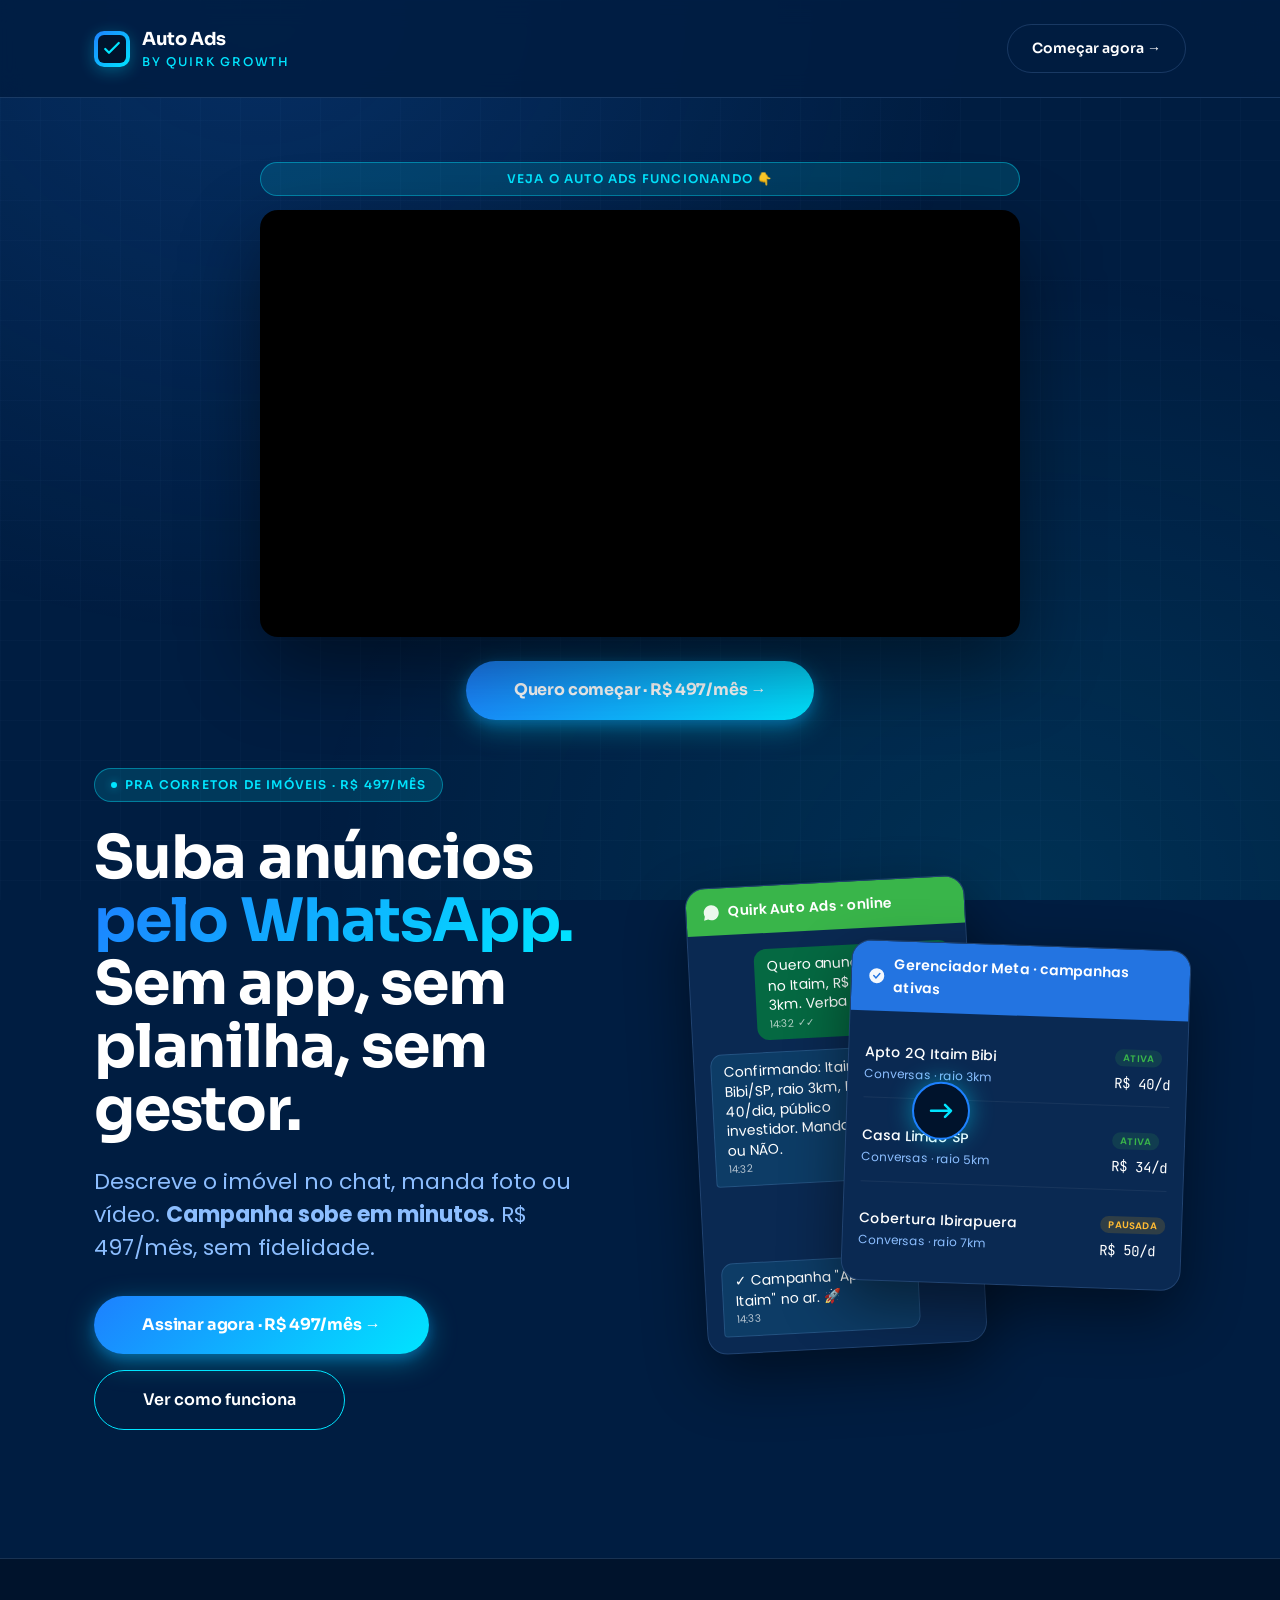
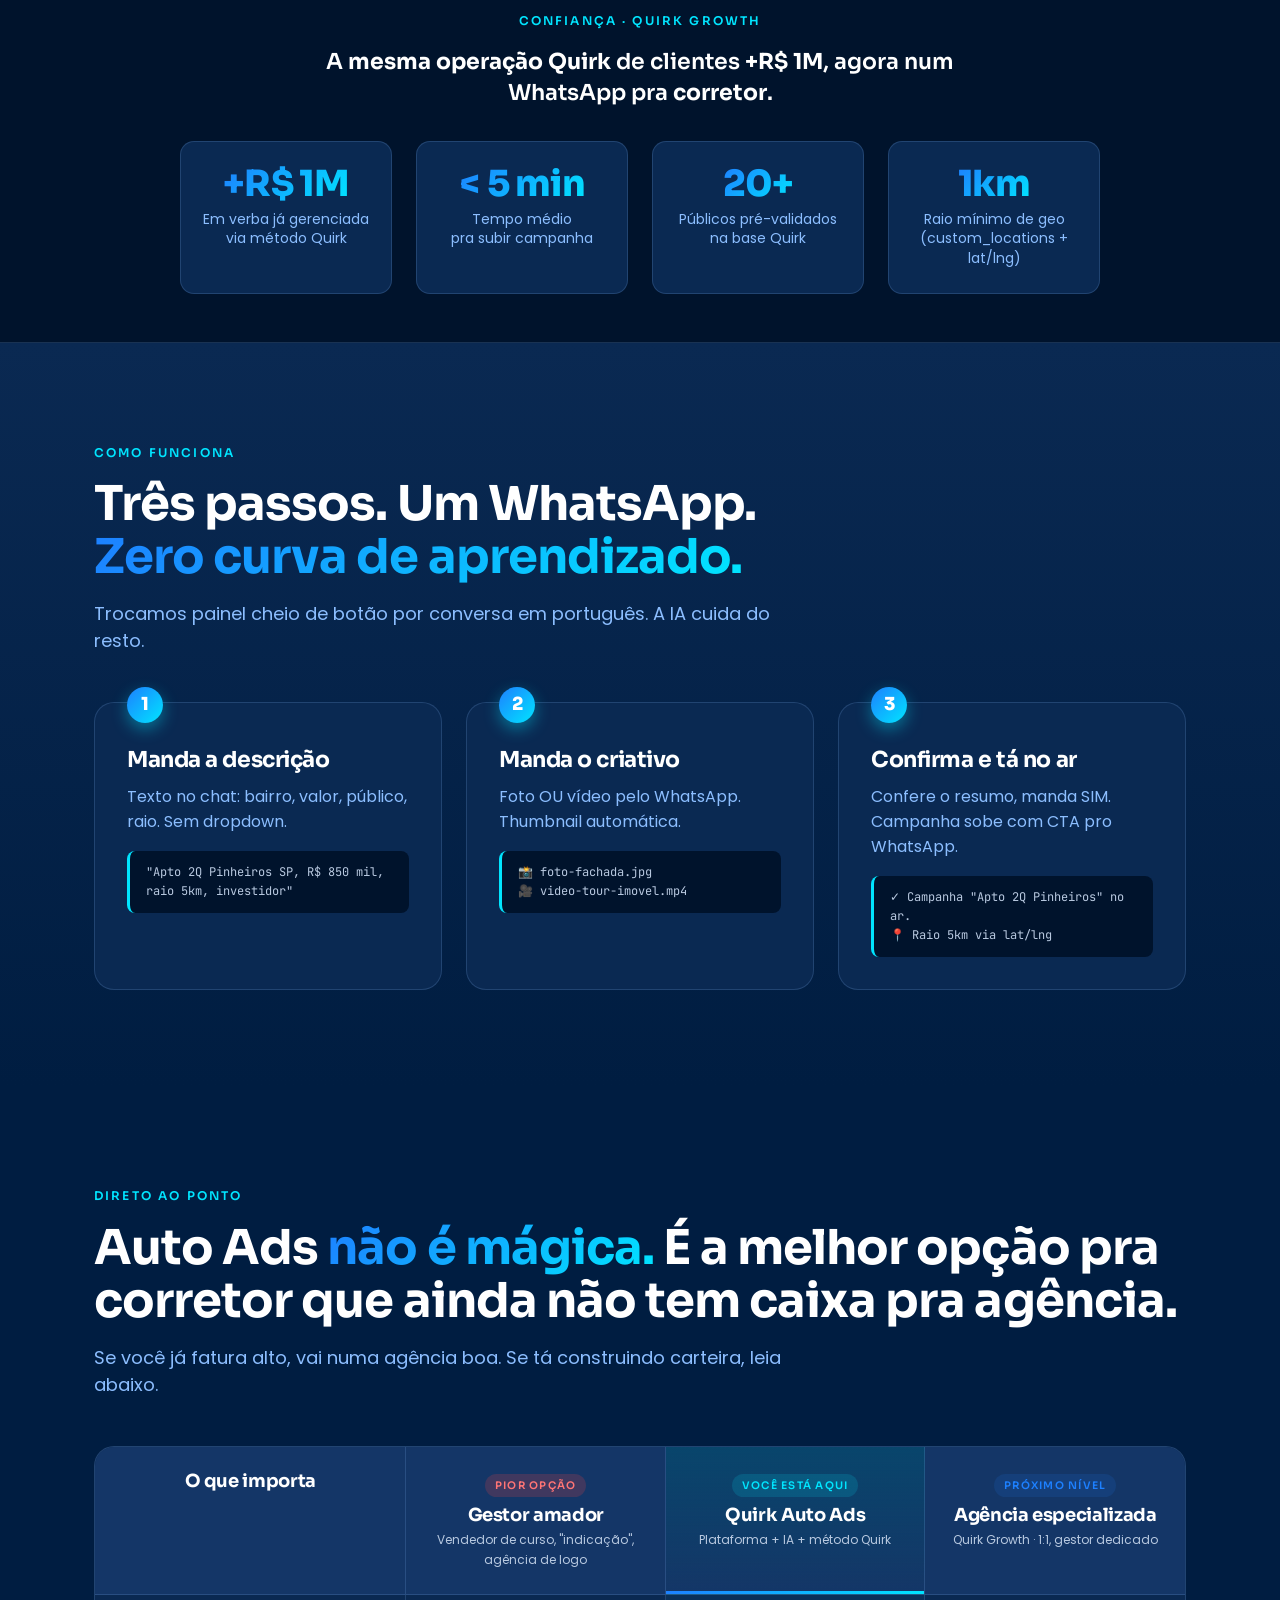
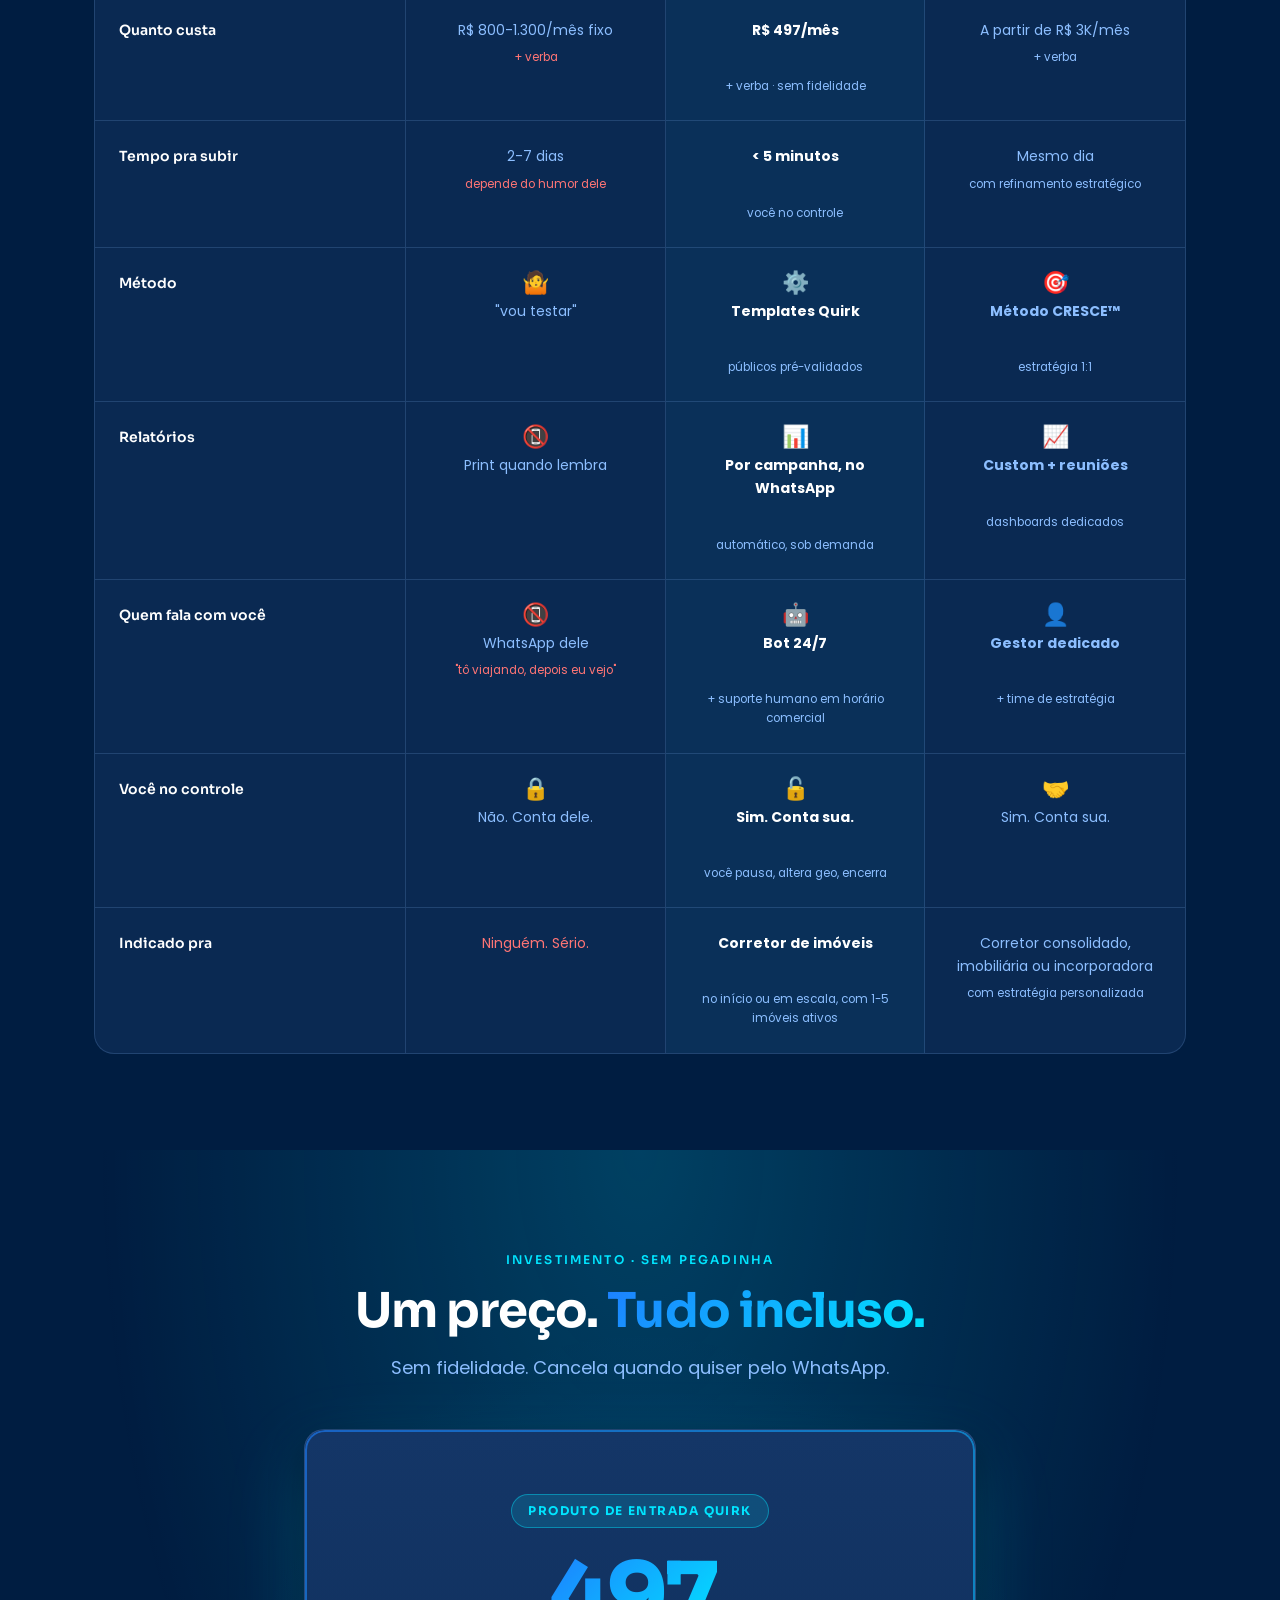
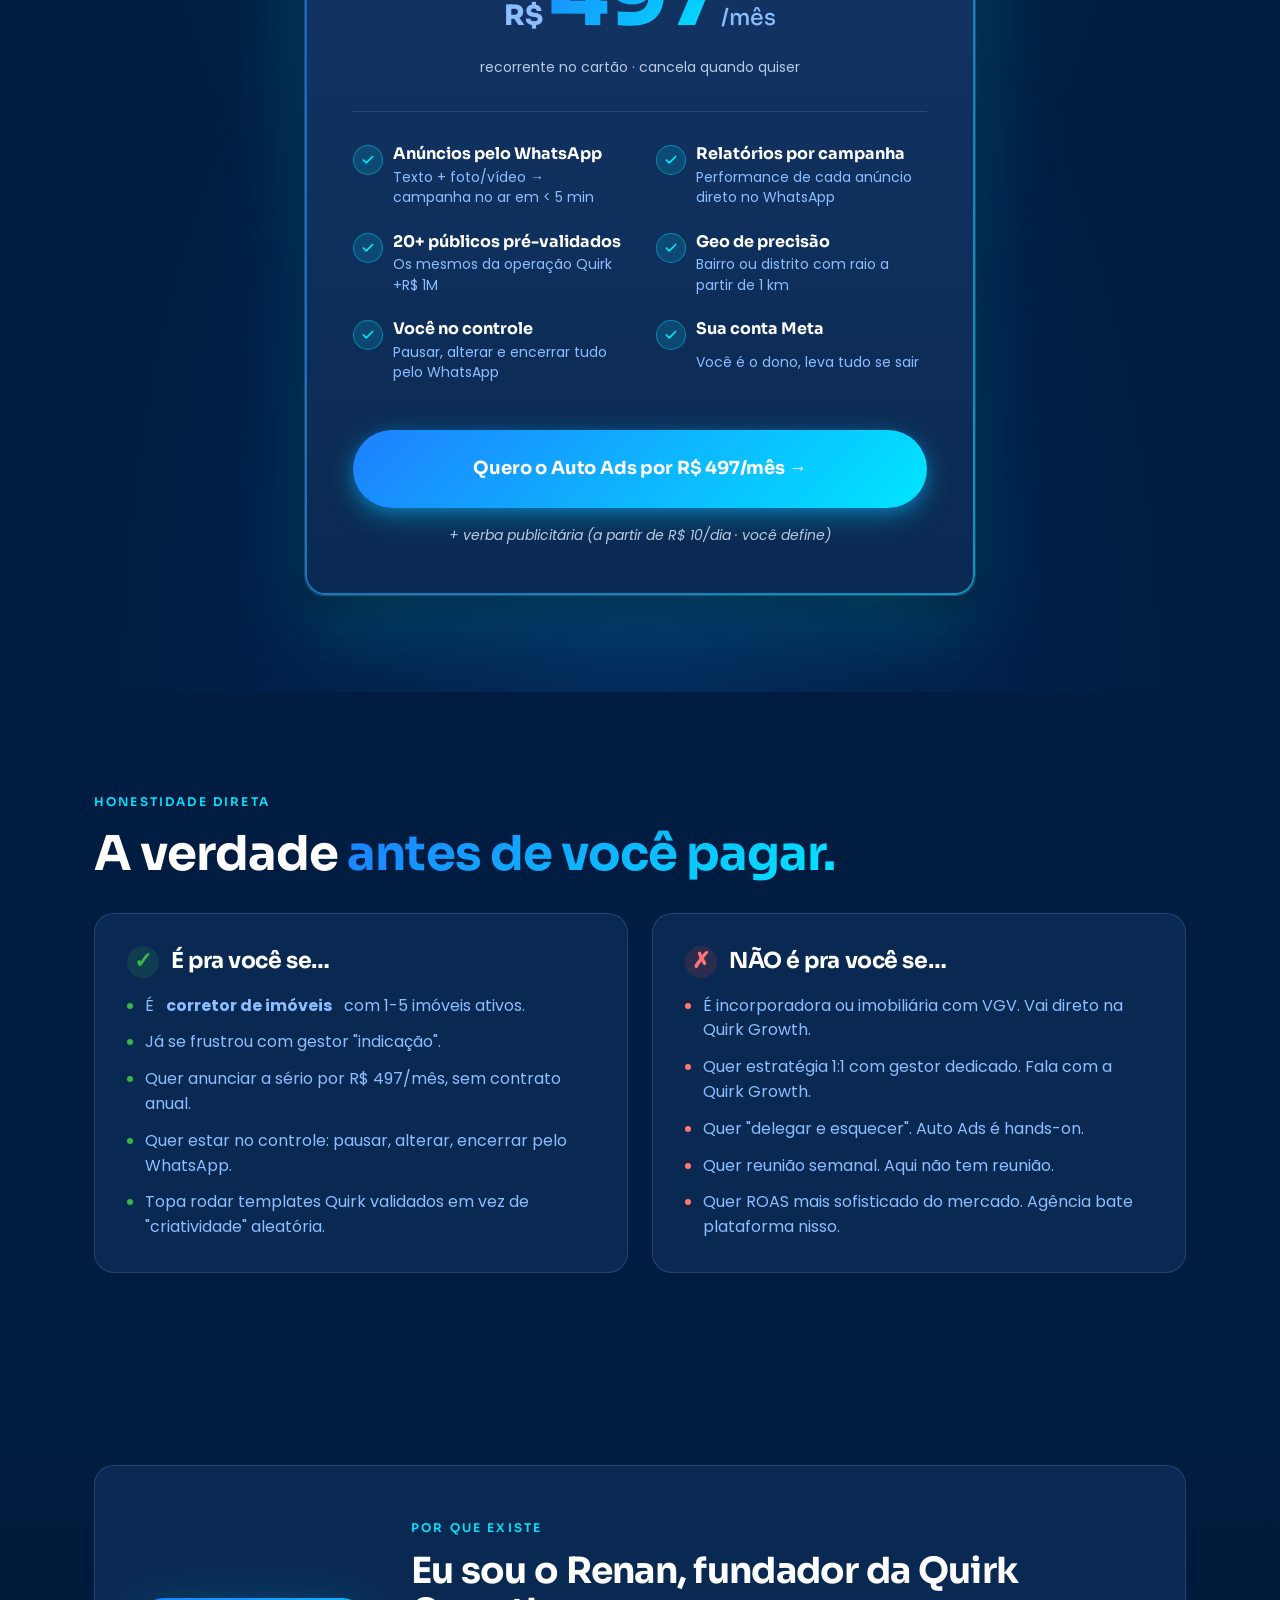
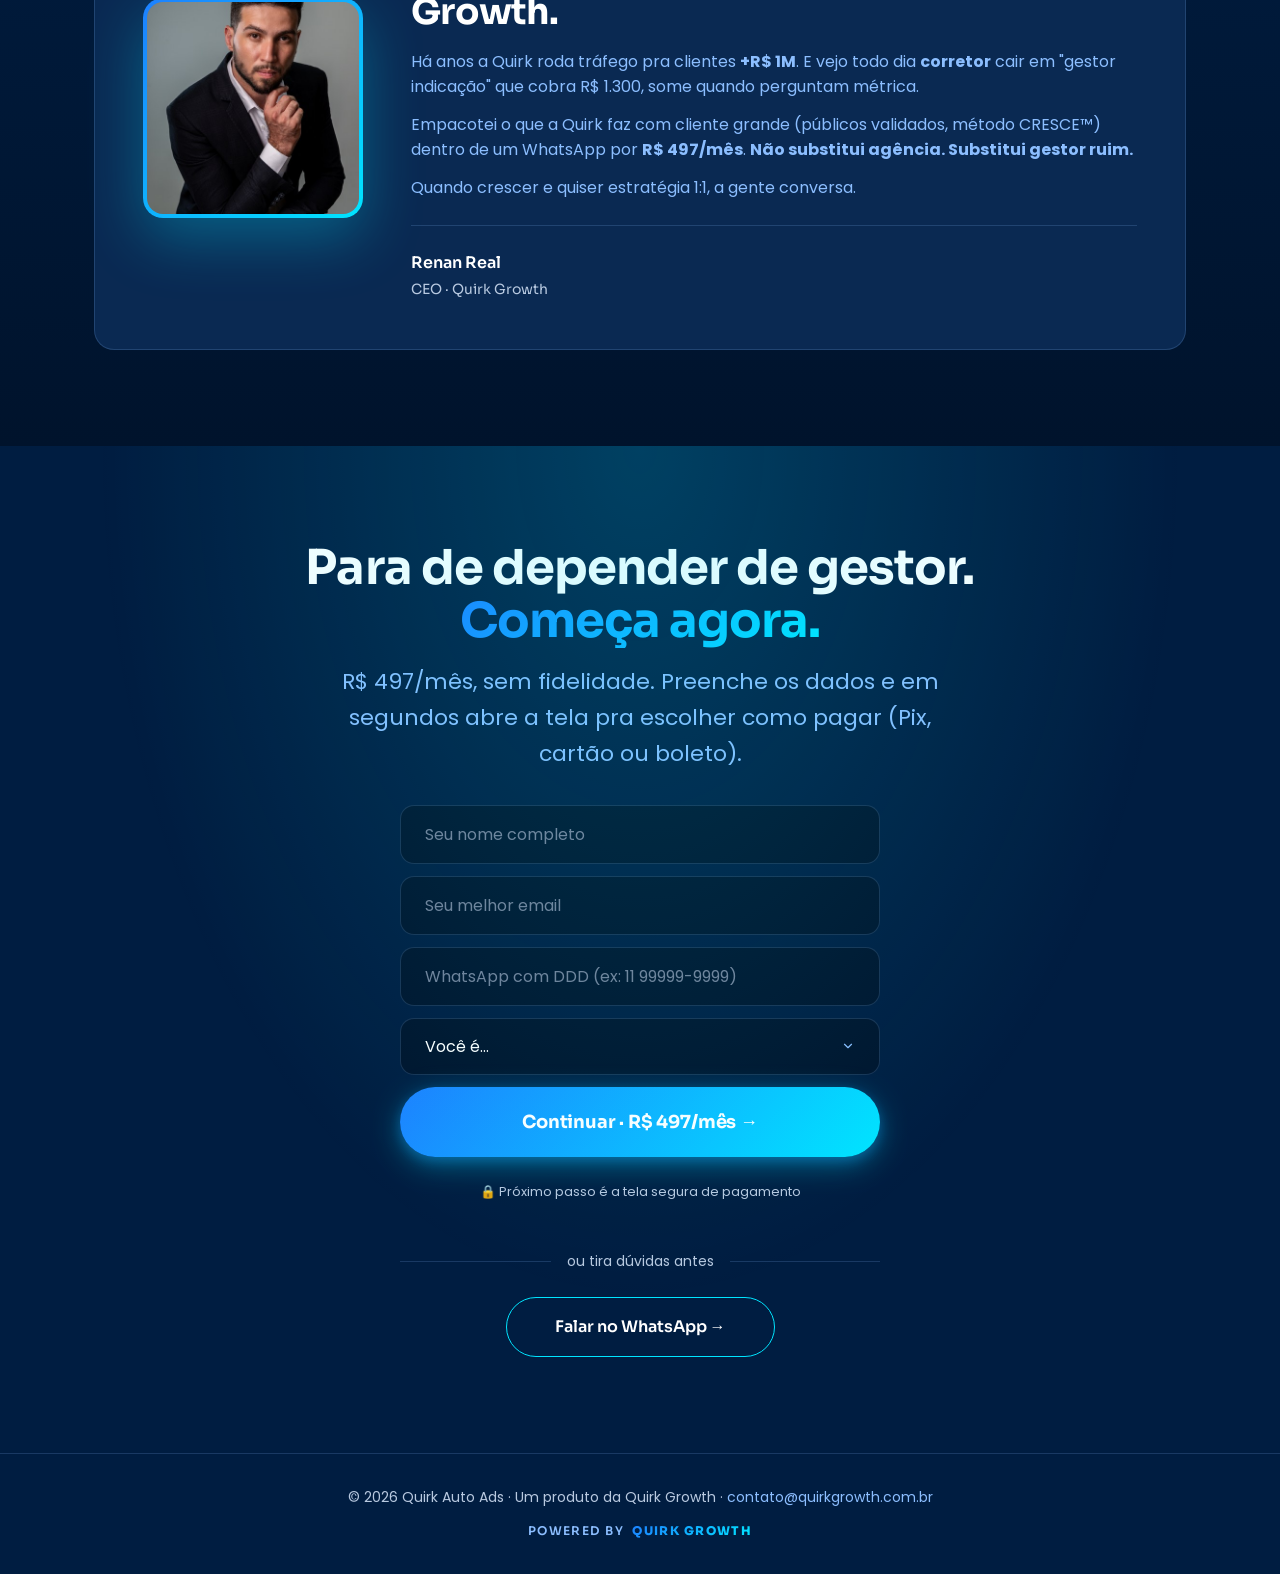
<file: auto-ads/index.html>
<!DOCTYPE html>
<html lang="pt-BR">
<head>
  <meta charset="UTF-8">
  <meta name="viewport" content="width=device-width, initial-scale=1.0">

  <!-- Google Tag Manager -->
  <script>(function(w,d,s,l,i){w[l]=w[l]||[];w[l].push({'gtm.start':
  new Date().getTime(),event:'gtm.js'});var f=d.getElementsByTagName(s)[0],
  j=d.createElement(s),dl=l!='dataLayer'?'&l='+l:'';j.async=true;j.src=
  'https://www.googletagmanager.com/gtm.js?id='+i+dl;f.parentNode.insertBefore(j,f);
  })(window,document,'script','dataLayer','GTM-TGBQHFJ9');</script>
  <!-- End Google Tag Manager -->

  <meta name="description" content="Suba anúncios pelo WhatsApp. Quirk Auto Ads: o jeito mais simples de corretor de imóveis anunciar no Meta Ads sem depender de gestor ruim. R$ 497/mês.">
  <title>Quirk Auto Ads · Anúncios pelo WhatsApp pra corretor de imóveis</title>

  <meta property="og:title" content="Quirk Auto Ads · Anúncios pelo WhatsApp pra corretor de imóveis">
  <meta property="og:description" content="Antes corretor precisava de gestor de tráfego pra subir anúncio. Agora basta uma conversa pelo WhatsApp. R$ 497/mês, sem fidelidade.">
  <meta property="og:type" content="website">

  <link rel="preconnect" href="https://fonts.googleapis.com">
  <link rel="preconnect" href="https://fonts.gstatic.com" crossorigin>
  <link href="https://fonts.googleapis.com/css2?family=Poppins:wght@400;500;600;700&family=Sora:wght@500;600;700;800&family=JetBrains+Mono:wght@400;600&display=swap" rel="stylesheet">

  <link rel="icon" href="assets/img/favicon-quirk.png" type="image/png">
  <link rel="stylesheet" href="assets/styles.css">

  <!-- CSS do VSL embutido (garante o layout mesmo se o styles.css estiver em cache antigo no Cloudflare) -->
  <style>
    .vsl-block{max-width:760px;margin:0 auto 48px;text-align:center}
    .vsl-frame{position:relative;width:100%;aspect-ratio:16/9;border-radius:18px;overflow:hidden;box-shadow:0 30px 80px rgba(0,0,0,.45);background:#000}
    .vsl-frame iframe{position:absolute;inset:0;width:100%;height:100%;border:0}
    .vsl-unmute{position:absolute;left:50%;bottom:20px;transform:translateX(-50%);z-index:3;background:rgba(29,128,255,.96);color:#fff;border:0;border-radius:999px;padding:14px 28px;font-weight:600;font-size:17px;cursor:pointer;box-shadow:0 8px 24px rgba(0,0,0,.35)}
    .vsl-unmute:hover{background:#1D80FF}
    .vsl-unmute.hidden{display:none}
    .vsl-cta{display:inline-block;margin-top:24px}
    @media(max-width:600px){.vsl-block{margin-bottom:32px}.vsl-unmute{font-size:15px;padding:12px 22px}}
  </style>

  <!-- Tracking (Meta Pixel + Conversions API + GA4) gerenciado via Google Tag Manager · container GTM-TGBQHFJ9 -->
</head>
<body>
  <!-- Google Tag Manager (noscript) -->
  <noscript><iframe src="https://www.googletagmanager.com/ns.html?id=GTM-TGBQHFJ9"
  height="0" width="0" style="display:none;visibility:hidden"></iframe></noscript>
  <!-- End Google Tag Manager (noscript) -->

  <!-- ====== HEADER ====== -->
  <header class="site-header">
    <div class="container">
      <div class="logo-block">
        <div class="logo-mark">
          <svg width="18" height="18" viewBox="0 0 24 24" fill="none">
            <path d="M3 12l5 5 13-13" stroke="url(#g1)" stroke-width="3" stroke-linecap="round" stroke-linejoin="round"/>
            <defs>
              <linearGradient id="g1" x1="3" y1="4" x2="21" y2="17">
                <stop offset="0" stop-color="#00E5FF"/>
                <stop offset="1" stop-color="#1D80FF"/>
              </linearGradient>
            </defs>
          </svg>
        </div>
        <div class="logo-text">
          Auto Ads
          <small>by Quirk Growth</small>
        </div>
      </div>
      <a href="#comecar" class="btn-header" data-gtm="header-cta">
        Começar agora →
      </a>
    </div>
  </header>

  <!-- ====== HERO ====== -->
  <section class="hero">
    <div class="container">

      <!-- ====== VSL (vídeo de cara, autoplay mudo + toque para ativar som) ====== -->
      <div class="vsl-block">
        <span class="hero-eyebrow" style="text-align:center;display:block;margin-bottom:14px;">Veja o Auto Ads funcionando 👇</span>
        <div class="vsl-frame" id="vsl">
          <!-- VSL Auto Ads (Vimeo id 1222013971) -->
          <iframe id="vslPlayer"
            src="https://player.vimeo.com/video/1222013971?autoplay=1&muted=1&playsinline=1&title=0&byline=0&portrait=0&controls=1&dnt=1"
            frameborder="0" allow="autoplay; fullscreen; picture-in-picture" allowfullscreen></iframe>
          <button class="vsl-unmute" id="vslUnmute" type="button" data-gtm="vsl-unmute">
            🔊 Toque para ativar o som
          </button>
        </div>
        <a href="#comecar" class="btn-primary vsl-cta" onclick="trackCTA('vsl_to_form')" data-gtm="vsl-cta-assinar">Quero começar · R$ 497/mês →</a>
      </div>

      <div class="hero-grid">
        <div>
          <span class="hero-eyebrow">Pra corretor de imóveis · R$ 497/mês</span>
          <h1>Suba anúncios <span class="grad-text">pelo WhatsApp.</span><br>Sem app, sem planilha, sem gestor.</h1>
          <p class="subhead">
            Descreve o imóvel no chat, manda foto ou vídeo. <strong>Campanha sobe em minutos.</strong> R$ 497/mês, sem fidelidade.
          </p>
          <div class="hero-ctas">
            <a href="#comecar" class="btn-primary" onclick="trackCTA('hero_to_form')" data-gtm="hero-cta-assinar">Assinar agora · R$ 497/mês →</a>
            <a href="#como-funciona" class="btn-secondary" data-gtm="hero-cta-comofunciona">Ver como funciona</a>
          </div>
        </div>

        <!-- Ilustração: WhatsApp → Meta Ads -->
        <div class="hero-illustration">

          <!-- Mock WhatsApp -->
          <div class="mock-whatsapp">
            <div class="mock-bar">
              <svg width="18" height="18" viewBox="0 0 24 24" fill="currentColor">
                <path d="M12 2C6.48 2 2 6.48 2 12c0 1.71.44 3.32 1.2 4.72L2 22l5.4-1.18C8.74 21.56 10.32 22 12 22c5.52 0 10-4.48 10-10S17.52 2 12 2z" opacity=".9"/>
              </svg>
              Quirk Auto Ads · online
            </div>
            <div class="mock-body">
              <div class="bubble bubble-user">
                Quero anunciar apto 2Q no Itaim, R$ 1.2M, raio 3km. Verba 40/dia.
                <small>14:32 ✓✓</small>
              </div>
              <div class="bubble bubble-bot">
                Confirmando: Itaim Bibi/SP, raio 3km, R$ 40/dia, público investidor. Manda SIM ou NÃO.
                <small>14:32</small>
              </div>
              <div class="bubble bubble-user">
                SIM
                <small>14:33 ✓✓</small>
              </div>
              <div class="bubble bubble-bot">
                ✓ Campanha "Apto 2Q Itaim" no ar. 🚀
                <small>14:33</small>
              </div>
            </div>
          </div>

          <!-- Setas de fluxo -->
          <div class="flow-arrow">
            <svg width="60" height="60" viewBox="0 0 60 60" fill="none">
              <circle cx="30" cy="30" r="28" fill="#00132C" stroke="url(#arrowGrad)" stroke-width="2"/>
              <path d="M20 30h20m-6-6l6 6-6 6" stroke="#00E5FF" stroke-width="2.5" stroke-linecap="round" stroke-linejoin="round"/>
              <defs>
                <linearGradient id="arrowGrad" x1="0" y1="0" x2="60" y2="60">
                  <stop offset="0" stop-color="#1D80FF"/>
                  <stop offset="1" stop-color="#00E5FF"/>
                </linearGradient>
              </defs>
            </svg>
          </div>

          <!-- Mock Meta Ads -->
          <div class="mock-ads">
            <div class="mock-bar">
              <svg width="18" height="18" viewBox="0 0 24 24" fill="currentColor">
                <circle cx="12" cy="12" r="10" opacity=".95"/>
                <path d="M8 12l3 3 5-6" stroke="#2374e1" stroke-width="2" fill="none" stroke-linecap="round"/>
              </svg>
              Gerenciador Meta · campanhas ativas
            </div>
            <div class="mock-body">
              <div class="ads-row">
                <div>
                  <span class="ads-name">Apto 2Q Itaim Bibi</span>
                  <span class="ads-meta">Conversas · raio 3km</span>
                </div>
                <div>
                  <span class="pill">ATIVA</span>
                  <span class="ads-num" style="display:block;margin-top:4px;">R$ 40/d</span>
                </div>
              </div>
              <div class="ads-row">
                <div>
                  <span class="ads-name">Casa Limão SP</span>
                  <span class="ads-meta">Conversas · raio 5km</span>
                </div>
                <div>
                  <span class="pill">ATIVA</span>
                  <span class="ads-num" style="display:block;margin-top:4px;">R$ 34/d</span>
                </div>
              </div>
              <div class="ads-row">
                <div>
                  <span class="ads-name">Cobertura Ibirapuera</span>
                  <span class="ads-meta">Conversas · raio 7km</span>
                </div>
                <div>
                  <span class="pill warning">PAUSADA</span>
                  <span class="ads-num" style="display:block;margin-top:4px;">R$ 50/d</span>
                </div>
              </div>
            </div>
          </div>
        </div>
      </div>
    </div>
  </section>

  <!-- ====== PROVA SOCIAL ====== -->
  <section class="prova-social">
    <div class="container">
      <span class="section-eyebrow">Confiança · Quirk Growth</span>
      <p class="prova-intro">A <strong>mesma operação Quirk</strong> de clientes <strong>+R$ 1M</strong>, agora num WhatsApp pra <strong>corretor</strong>.</p>
      <div class="prova-grid">
        <div class="prova-item">
          <span class="prova-num grad-text">+R$ 1M</span>
          <span class="prova-label">Em verba já gerenciada<br>via método Quirk</span>
        </div>
        <div class="prova-item">
          <span class="prova-num grad-text">&lt; 5 min</span>
          <span class="prova-label">Tempo médio<br>pra subir campanha</span>
        </div>
        <div class="prova-item">
          <span class="prova-num grad-text">20+</span>
          <span class="prova-label">Públicos pré-validados<br>na base Quirk</span>
        </div>
        <div class="prova-item">
          <span class="prova-num grad-text">1km</span>
          <span class="prova-label">Raio mínimo de geo<br>(custom_locations + lat/lng)</span>
        </div>
      </div>
    </div>
  </section>

  <!-- ====== COMO FUNCIONA ====== -->
  <section class="facilidade" id="como-funciona">
    <div class="container">
      <span class="section-eyebrow">Como funciona</span>
      <h2 class="section-title">Três passos. Um WhatsApp. <span class="grad-text">Zero curva de aprendizado.</span></h2>
      <p class="section-sub">Trocamos painel cheio de botão por conversa em português. A IA cuida do resto.</p>

      <div class="steps">
        <div class="step">
          <div class="step-num">1</div>
          <h3>Manda a descrição</h3>
          <p>Texto no chat: bairro, valor, público, raio. Sem dropdown.</p>
          <div class="step-example">"Apto 2Q Pinheiros SP, R$ 850 mil, raio 5km, investidor"</div>
        </div>
        <div class="step">
          <div class="step-num">2</div>
          <h3>Manda o criativo</h3>
          <p>Foto OU vídeo pelo WhatsApp. Thumbnail automática.</p>
          <div class="step-example">📸 foto-fachada.jpg<br>🎥 video-tour-imovel.mp4</div>
        </div>
        <div class="step">
          <div class="step-num">3</div>
          <h3>Confirma e tá no ar</h3>
          <p>Confere o resumo, manda SIM. Campanha sobe com CTA pro WhatsApp.</p>
          <div class="step-example">✓ Campanha "Apto 2Q Pinheiros" no ar.<br>📍 Raio 5km via lat/lng</div>
        </div>
      </div>
    </div>
  </section>

  <!-- ====== COMPARATIVO ====== -->
  <section class="comparativo">
    <div class="container">
      <span class="section-eyebrow">Direto ao ponto</span>
      <h2 class="section-title">Auto Ads <span class="grad-text">não é mágica.</span> É a melhor opção pra corretor que ainda não tem caixa pra agência.</h2>
      <p class="section-sub">Se você já fatura alto, vai numa agência boa. Se tá construindo carteira, leia abaixo.</p>

      <div class="comp-table">
        <div class="comp-head">
          <h3>O que importa</h3>
        </div>
        <div class="comp-head is-amador">
          <span class="label-pill">Pior opção</span>
          <h3>Gestor amador</h3>
          <p>Vendedor de curso, "indicação", agência de logo</p>
        </div>
        <div class="comp-head is-auto-ads">
          <span class="label-pill">Você está aqui</span>
          <h3>Quirk Auto Ads</h3>
          <p>Plataforma + IA + método Quirk</p>
        </div>
        <div class="comp-head is-agencia">
          <span class="label-pill">Próximo nível</span>
          <h3>Agência especializada</h3>
          <p>Quirk Growth · 1:1, gestor dedicado</p>
        </div>

        <!-- Linha 1: Quanto custa -->
        <div class="comp-row-label">Quanto custa</div>
        <div class="comp-cell">R$ 800-1.300/mês fixo<br><small style="color:#ff7575">+ verba</small></div>
        <div class="comp-cell is-auto-ads"><strong>R$ 497/mês</strong><br><small style="color:#8CBEFF">+ verba · sem fidelidade</small></div>
        <div class="comp-cell">A partir de R$ 3K/mês<br><small style="color:#8CBEFF">+ verba</small></div>

        <!-- Linha 2: Tempo pra subir campanha -->
        <div class="comp-row-label">Tempo pra subir</div>
        <div class="comp-cell">2-7 dias<br><small style="color:#ff7575">depende do humor dele</small></div>
        <div class="comp-cell is-auto-ads"><strong>&lt; 5 minutos</strong><br><small style="color:#8CBEFF">você no controle</small></div>
        <div class="comp-cell">Mesmo dia<br><small style="color:#8CBEFF">com refinamento estratégico</small></div>

        <!-- Linha 3: Método -->
        <div class="comp-row-label">Método</div>
        <div class="comp-cell"><span class="comp-icon">🤷</span>"vou testar"</div>
        <div class="comp-cell is-auto-ads"><span class="comp-icon">⚙️</span><strong>Templates Quirk</strong><br><small style="color:#8CBEFF">públicos pré-validados</small></div>
        <div class="comp-cell"><span class="comp-icon">🎯</span><strong>Método CRESCE™</strong><br><small style="color:#8CBEFF">estratégia 1:1</small></div>

        <!-- Linha 4: Relatórios -->
        <div class="comp-row-label">Relatórios</div>
        <div class="comp-cell"><span class="comp-icon">📵</span>Print quando lembra</div>
        <div class="comp-cell is-auto-ads"><span class="comp-icon">📊</span><strong>Por campanha, no WhatsApp</strong><br><small style="color:#8CBEFF">automático, sob demanda</small></div>
        <div class="comp-cell"><span class="comp-icon">📈</span><strong>Custom + reuniões</strong><br><small style="color:#8CBEFF">dashboards dedicados</small></div>

        <!-- Linha 5: Suporte -->
        <div class="comp-row-label">Quem fala com você</div>
        <div class="comp-cell"><span class="comp-icon">📵</span>WhatsApp dele<br><small style="color:#ff7575">"tô viajando, depois eu vejo"</small></div>
        <div class="comp-cell is-auto-ads"><span class="comp-icon">🤖</span><strong>Bot 24/7</strong><br><small style="color:#8CBEFF">+ suporte humano em horário comercial</small></div>
        <div class="comp-cell"><span class="comp-icon">👤</span><strong>Gestor dedicado</strong><br><small style="color:#8CBEFF">+ time de estratégia</small></div>

        <!-- Linha 5: Você controla -->
        <div class="comp-row-label">Você no controle</div>
        <div class="comp-cell"><span class="comp-icon">🔒</span>Não. Conta dele.</div>
        <div class="comp-cell is-auto-ads"><span class="comp-icon">🔓</span><strong>Sim. Conta sua.</strong><br><small style="color:#8CBEFF">você pausa, altera geo, encerra</small></div>
        <div class="comp-cell"><span class="comp-icon">🤝</span>Sim. Conta sua.</div>

        <!-- Linha 7: Pra quem é -->
        <div class="comp-row-label">Indicado pra</div>
        <div class="comp-cell" style="color:#ff7575">Ninguém. Sério.</div>
        <div class="comp-cell is-auto-ads"><strong>Corretor de imóveis</strong><br><small style="color:#8CBEFF">no início ou em escala, com 1-5 imóveis ativos</small></div>
        <div class="comp-cell">Corretor consolidado, imobiliária ou incorporadora<br><small style="color:#8CBEFF">com estratégia personalizada</small></div>
      </div>
    </div>
  </section>

  <!-- ====== PRICING ====== -->
  <section class="pricing" id="preco">
    <div class="container container-narrow">
      <span class="section-eyebrow">Investimento · sem pegadinha</span>
      <h2 class="section-title">Um preço. <span class="grad-text">Tudo incluso.</span></h2>
      <p class="section-sub">Sem fidelidade. Cancela quando quiser pelo WhatsApp.</p>

      <div class="pricing-card">
        <div class="pricing-head">
          <span class="pricing-badge">PRODUTO DE ENTRADA QUIRK</span>
          <div class="pricing-price">
            <span class="pricing-currency">R$</span>
            <span class="pricing-amount">497</span>
            <span class="pricing-period">/mês</span>
          </div>
          <div class="pricing-trust">recorrente no cartão · cancela quando quiser</div>
        </div>

        <ul class="pricing-features">
          <li>
            <span class="feature-title">Anúncios pelo WhatsApp</span>
            <span class="feature-desc">Texto + foto/vídeo → campanha no ar em &lt; 5 min</span>
          </li>
          <li>
            <span class="feature-title">Relatórios por campanha</span>
            <span class="feature-desc">Performance de cada anúncio direto no WhatsApp</span>
          </li>
          <li>
            <span class="feature-title">20+ públicos pré-validados</span>
            <span class="feature-desc">Os mesmos da operação Quirk +R$ 1M</span>
          </li>
          <li>
            <span class="feature-title">Geo de precisão</span>
            <span class="feature-desc">Bairro ou distrito com raio a partir de 1 km</span>
          </li>
          <li>
            <span class="feature-title">Você no controle</span>
            <span class="feature-desc">Pausar, alterar e encerrar tudo pelo WhatsApp</span>
          </li>
          <li>
            <span class="feature-title">Sua conta Meta</span>
            <span class="feature-desc">Você é o dono, leva tudo se sair</span>
          </li>
        </ul>

        <a href="#comecar" class="btn-primary pricing-cta" onclick="trackCTA('pricing_to_form')" data-gtm="pricing-cta">Quero o Auto Ads por R$ 497/mês →</a>

        <div class="pricing-foot">
          + verba publicitária (a partir de R$ 10/dia · você define)
        </div>
      </div>
    </div>
  </section>

  <!-- ====== PARA QUEM É / NÃO É ====== -->
  <section>
    <div class="container">
      <span class="section-eyebrow">Honestidade direta</span>
      <h2 class="section-title">A verdade <span class="grad-text">antes de você pagar.</span></h2>

      <div class="para-quem">
        <div class="qbox sim">
          <h3><span class="ico">✓</span>É pra você se…</h3>
          <ul>
            <li>É <strong>corretor de imóveis</strong> com 1-5 imóveis ativos.</li>
            <li>Já se frustrou com gestor "indicação".</li>
            <li>Quer anunciar a sério por R$ 497/mês, sem contrato anual.</li>
            <li>Quer estar no controle: pausar, alterar, encerrar pelo WhatsApp.</li>
            <li>Topa rodar templates Quirk validados em vez de "criatividade" aleatória.</li>
          </ul>
        </div>

        <div class="qbox nao">
          <h3><span class="ico">✗</span>NÃO é pra você se…</h3>
          <ul>
            <li>É incorporadora ou imobiliária com VGV. Vai direto na Quirk Growth.</li>
            <li>Quer estratégia 1:1 com gestor dedicado. Fala com a Quirk Growth.</li>
            <li>Quer "delegar e esquecer". Auto Ads é hands-on.</li>
            <li>Quer reunião semanal. Aqui não tem reunião.</li>
            <li>Quer ROAS mais sofisticado do mercado. Agência bate plataforma nisso.</li>
          </ul>
        </div>
      </div>
    </div>
  </section>

  <!-- ====== CEO BLOCK ====== -->
  <section class="ceo-block">
    <div class="container">
      <div class="ceo-grid">
        <div class="ceo-avatar">
          <!-- Renan: pra usar foto real, troque o src abaixo. O fallback "RR" gradient só aparece se a imagem não carregar. -->
          <img src="assets/img/renan-ceo.jpg" alt="Renan Real, CEO Quirk Growth" onerror="this.style.display='none'; this.parentNode.querySelector('.avatar-fallback').style.display='flex';">
          <span class="avatar-fallback">RR</span>
        </div>
        <div class="ceo-content">
          <span class="section-eyebrow">Por que existe</span>
          <h2>Eu sou o Renan, fundador da Quirk Growth.</h2>
          <p>
            Há anos a Quirk roda tráfego pra clientes <strong>+R$ 1M</strong>. E vejo todo dia <strong>corretor</strong> cair em "gestor indicação" que cobra R$ 1.300, some quando perguntam métrica.
          </p>
          <p>
            Empacotei o que a Quirk faz com cliente grande (públicos validados, método CRESCE™) dentro de um WhatsApp por <strong>R$ 497/mês</strong>. <strong>Não substitui agência. Substitui gestor ruim.</strong>
          </p>
          <p>
            Quando crescer e quiser estratégia 1:1, a gente conversa.
          </p>
          <div class="ceo-sign">
            Renan Real
            <small>CEO · Quirk Growth</small>
          </div>
        </div>
      </div>
    </div>
  </section>

  <!-- ====== CTA FINAL ====== -->
  <section class="final-cta" id="comecar">
    <div class="container container-narrow">
      <h2>Para de depender de gestor.<br><span class="grad-text">Começa agora.</span></h2>
      <p>R$ 497/mês, sem fidelidade. Preenche os dados e em segundos abre a tela pra escolher como pagar (Pix, cartão ou boleto).</p>

      <!-- Form: captura básico e redireciona pra página de checkout segura -->
      <form class="lead-form" id="lead-form" onsubmit="return submitLead(event)" data-gtm="lead-form">
        <div class="form-row">
          <input type="text" name="nome" placeholder="Seu nome completo" required minlength="3" autocomplete="name">
        </div>
        <div class="form-row">
          <input type="email" name="email" placeholder="Seu melhor email" required autocomplete="email">
        </div>
        <div class="form-row">
          <input type="tel" name="whatsapp" placeholder="WhatsApp com DDD (ex: 11 99999-9999)" required minlength="10" autocomplete="tel">
        </div>
        <div class="form-row">
          <select name="perfil" required>
            <option value="" disabled selected>Você é…</option>
            <option value="corretor_autonomo">Corretor autônomo</option>
            <option value="corretor_inicio">Corretor no início de carreira</option>
            <option value="corretor_escala">Corretor em escala (vários imóveis ativos)</option>
            <option value="time_corretores">Time pequeno de corretores</option>
          </select>
        </div>
        <button type="submit" class="btn-primary" style="width:100%;justify-content:center;" data-gtm="lead-form-submit">
          Continuar · R$ 497/mês →
        </button>
        <div class="form-feedback" id="form-feedback" hidden></div>
        <small style="display:block;text-align:center;margin-top:12px;color:var(--color-text-soft);font-size:.8rem;">
          🔒 Próximo passo é a tela segura de pagamento
        </small>
      </form>

      <div class="alt-divider"><span>ou tira dúvidas antes</span></div>
      <a href="https://wa.me/5511952136200?text=Sou%20corretor%20e%20quero%20saber%20mais%20sobre%20o%20Quirk%20Auto%20Ads" target="_blank" rel="noopener" class="btn-secondary" onclick="trackCTA('wa_duvidas')" data-gtm="wa-duvidas">
        Falar no WhatsApp →
      </a>

    </div>
  </section>

  <script>
    // Tracking via GTM: empurra o evento pro dataLayer (GTM dispara Meta CAPI + GA4)
    function trackCTA(label) {
      window.dataLayer = window.dataLayer || [];
      dataLayer.push({ event: 'cta_click', cta_label: label });
    }

    // Form submit: leva pra página de checkout segura (não faz chamada de pagamento aqui)
    function submitLead(ev) {
      ev.preventDefault();
      const form = ev.target;
      const data = Object.fromEntries(new FormData(form).entries());
      trackCTA('form_to_checkout');

      const params = new URLSearchParams({
        nome: data.nome || '',
        email: data.email || '',
        whatsapp: data.whatsapp || '',
        perfil: data.perfil || '',
      });
      window.location.href = 'checkout.html?' + params.toString();
      return false;
    }

    // Tracking nos CTAs principais
    document.querySelectorAll('.btn-primary, .btn-secondary, .btn-header').forEach(btn => {
      btn.addEventListener('click', () => trackCTA(btn.textContent.trim().slice(0, 30)));
    });
  </script>

  <!-- ====== FOOTER ====== -->
  <footer class="site-footer">
    <div class="container">
      <p>© 2026 Quirk Auto Ads · Um produto da Quirk Growth · <a href="mailto:contato@quirkgrowth.com.br">contato@quirkgrowth.com.br</a></p>
      <div class="powered">
        Powered by <span class="grad-text">Quirk Growth</span>
      </div>
    </div>
  </footer>

  <!-- VSL: autoplay mudo + botão pra ativar som (navegadores bloqueiam autoplay com som) -->
  <script src="https://player.vimeo.com/api/player.js"></script>
  <script>
  (function(){
    var f=document.getElementById('vslPlayer'), btn=document.getElementById('vslUnmute');
    if(!f||!window.Vimeo){ if(btn) btn.style.display='none'; return; }
    var player=new Vimeo.Player(f);
    player.setMuted(true); player.play().catch(function(){});
    if(btn){ btn.addEventListener('click',function(){
      player.setMuted(false); player.setVolume(1); player.play();
      btn.classList.add('hidden');
      if(window.dataLayer) window.dataLayer.push({event:'vsl_unmute'});
    }); }
  })();
  </script>
</body>
</html>
</file>
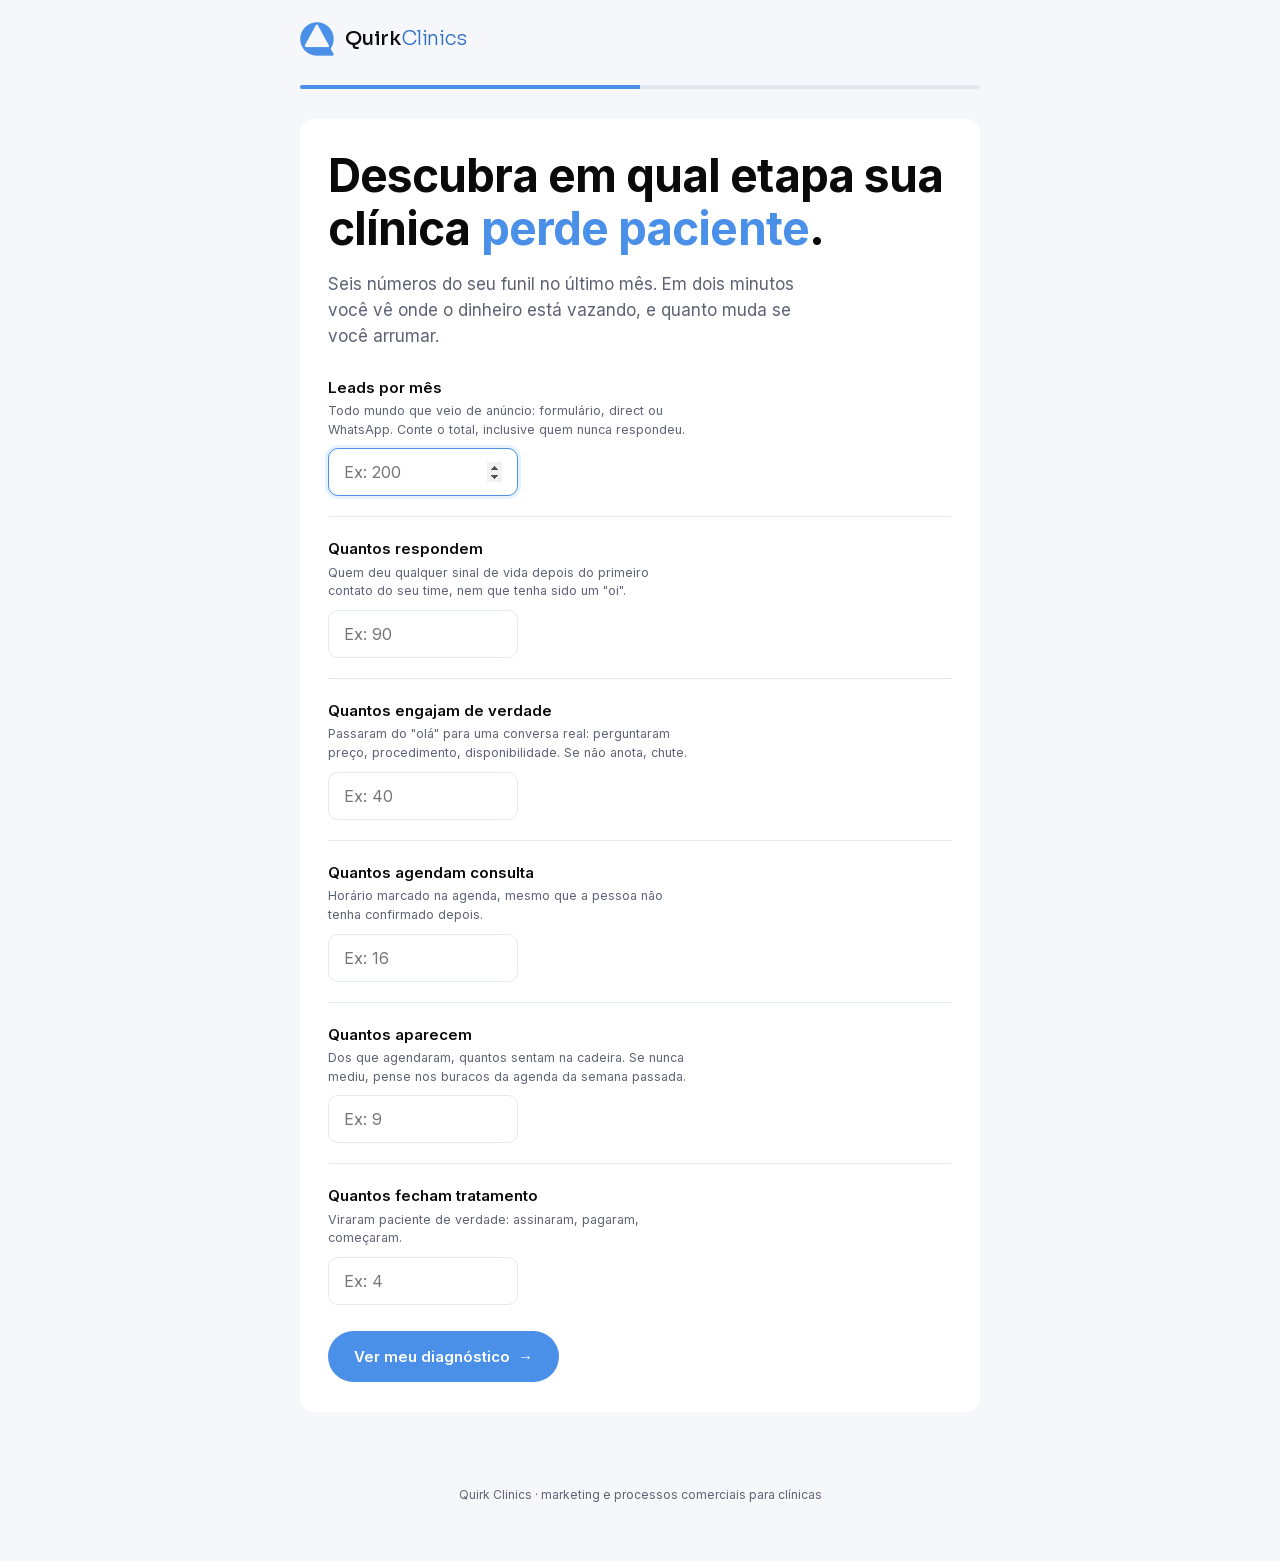
<file: calculadora-clinics/index.html>
<!DOCTYPE html>
<html lang="pt-BR"><head>
<meta charset="UTF-8">

<link rel="preconnect" href="https://www.facebook.com">
<link rel="dns-prefetch" href="https://www.googletagmanager.com">
<link rel="dns-prefetch" href="https://connect.facebook.net">

<!-- ===================================================================
     META PIXEL — em duas partes, de propósito. Mesma arquitetura da LP
     da Clinics v7.10, que foi depurada a duras penas.

     PARTE 1 (aqui): beacon de imagem, ~0 byte. Registra o PageView
     imediatamente, sem baixar biblioteca nenhuma. É o que o Meta conta
     como Landing Page View e decide o connect rate.

     PARTE 2 (bloco adiado abaixo): fbevents.js, que grava o cookie _fbp
     e sustenta o evento de Lead.
     =================================================================== -->
<script>
(function(){
  var i = new Image(1,1);
  i.referrerPolicy = 'no-referrer-when-downgrade';
  i.src = 'https://www.facebook.com/tr?id=1669763490913089&ev=PageView&noscript=1'
        + '&dl=' + encodeURIComponent(location.href)
        + '&rl=' + encodeURIComponent(document.referrer || '')
        + '&ts=' + Date.now();
})();

!function(f,b,e,v,n,t,s){if(f.fbq)return;n=f.fbq=function(){n.callMethod?
n.callMethod.apply(n,arguments):n.queue.push(arguments)};if(!f._fbq)f._fbq=n;
n.push=n;n.loaded=!0;n.version='2.0';n.queue=[]}(window,document,'script');

// OBRIGATÓRIO, e antes do init. Sem isto o Pixel baixa uma config de
// ~135 KB e passa a INFERIR eventos a partir de cliques em botão —
// conversões fantasma. Já aconteceu na LP.
fbq('set', 'autoConfig', false, '1669763490913089');
fbq('init','1669763490913089');
</script>
<noscript><img height="1" width="1" style="display:none"
src="https://www.facebook.com/tr?id=1669763490913089&ev=PageView&noscript=1" alt=""></noscript>

<!-- ===================================================================
     GTM e fbevents — carregados DEPOIS, de propósito.
     O gtm.js tem 539 KB descomprimidos. Nada que ele faz aqui é
     sensível a tempo: o PageView já saiu acima.
     =================================================================== -->
<script>
window.dataLayer = window.dataLayer || [];
(function(w,d,s,l,i){
  var carregado = false;
  function carregaRastreamento(){
    if (carregado) return;
    carregado = true;
    var f = d.getElementsByTagName(s)[0];
    var fb = d.createElement(s);
    fb.async = true;
    fb.src = 'https://connect.facebook.net/en_US/fbevents.js';
    f.parentNode.insertBefore(fb, f);
    w[l].push({'gtm.start': new Date().getTime(), event:'gtm.js'});
    var j = d.createElement(s), dl = l != 'dataLayer' ? '&l=' + l : '';
    j.async = true;
    j.src = 'https://www.googletagmanager.com/gtm.js?id=' + i + dl;
    f.parentNode.insertBefore(j, f);
  }
  ['pointerdown','keydown','touchstart','scroll'].forEach(function(ev){
    w.addEventListener(ev, carregaRastreamento, {once:true, passive:true});
  });
  w.addEventListener('load', function(){
    if ('requestIdleCallback' in w) w.requestIdleCallback(carregaRastreamento, {timeout:2500});
    else setTimeout(carregaRastreamento, 1200);
  });
})(window, document, 'script', 'dataLayer', 'GTM-TGBQHFJ9');
</script>

<meta name="viewport" content="width=device-width, initial-scale=1.0, viewport-fit=cover">
<title>Calculadora de conversão da Quirk Clinics</title>
<meta name="description" content="Descubra em qual etapa sua clínica perde paciente. Informe seis números do seu funil e receba o diagnóstico.">
<link rel="canonical" href="https://clinics.quirkgrowth.com.br/calculadora/">
<link rel="icon" href="assets/img/logo-quirk.webp" type="image/webp">
<meta property="og:type" content="website">
<meta property="og:url" content="https://clinics.quirkgrowth.com.br/calculadora/">
<meta property="og:title" content="Calculadora de conversão da Quirk Clinics">
<meta property="og:description" content="Descubra em qual etapa sua clínica perde paciente.">
<link rel="preload" href="assets/fonts/inter-var-latin.woff2" as="font" type="font/woff2" crossorigin>
<!-- CSS embutido para eliminar um round trip. NÃO edite aqui: a fonte é
     assets/styles.css. Depois de editar, rode `python3 build.py`. -->
<style id="app-css">
/* ===== Fontes self-hosted (variáveis) ===== */
@font-face{font-family:'Inter';font-style:normal;font-weight:100 900;font-display:swap;
  src:url('assets/fonts/inter-var-latin.woff2') format('woff2');
  unicode-range:U+0000-00FF,U+0131,U+0152-0153,U+02BB-02BC,U+02C6,U+02DA,U+02DC,U+0304,U+0308,U+0329,U+2000-206F,U+20AC,U+2122,U+2191,U+2193,U+2212,U+2215,U+FEFF,U+FFFD;}
@font-face{font-family:'Inter';font-style:normal;font-weight:100 900;font-display:swap;
  src:url('assets/fonts/inter-var-latin-ext.woff2') format('woff2');
  unicode-range:U+0100-02BA,U+02BD-02C5,U+02C7-02CC,U+02CE-02D7,U+02DD-02FF,U+0304,U+0308,U+0329,U+1D00-1DBF,U+1E00-1E9F,U+1EF2-1EFF,U+2020,U+20A0-20AB,U+20AD-20C0,U+2113,U+2C60-2C7F,U+A720-A7FF;}
@font-face{font-family:'Sora';font-style:normal;font-weight:100 800;font-display:swap;
  src:url('assets/fonts/sora-var-latin.woff2') format('woff2');
  unicode-range:U+0000-00FF,U+0131,U+0152-0153,U+02BB-02BC,U+02C6,U+02DA,U+02DC,U+0304,U+0308,U+0329,U+2000-206F,U+20AC,U+2122,U+2191,U+2193,U+2212,U+2215,U+FEFF,U+FFFD;}
@font-face{font-family:'Sora';font-style:normal;font-weight:100 800;font-display:swap;
  src:url('assets/fonts/sora-var-latin-ext.woff2') format('woff2');
  unicode-range:U+0100-02BA,U+02BD-02C5,U+02C7-02CC,U+02CE-02D7,U+02DD-02FF,U+0304,U+0308,U+0329,U+1D00-1DBF,U+1E00-1E9F,U+1EF2-1EFF,U+2020,U+20A0-20AB,U+20AD-20C0,U+2113,U+2C60-2C7F,U+A720-A7FF;}

:root{
  --qc-blue:#4A8FE8;
  --qc-blue-deep:#2F6FC4;
  --qc-blue-soft:#E8F1FE;
  --qc-black:#0A0A0A;
  --qc-text:#1F2430;
  --qc-muted:#5C6373;
  --qc-line:#E4E8EF;
  --qc-bg:#FFFFFF;
  --qc-bg-alt:#F5F7FB;
  --radius:14px;
  /* rampa sequencial das faixas: claro = abaixo, escuro = excelente */
  --f-abaixo:#E6F1FB;
  --f-medio:#B5D4F4;
  --f-bom:#378ADD;
  --f-excelente:#185FA5;
  --f-tinta-clara:#0C447C;
  --f-tinta-escura:#FFFFFF;
}

*,*::before,*::after{box-sizing:border-box}
html,body{margin:0;padding:0;width:100%;max-width:100%}
body{
  font-family:'Inter',-apple-system,BlinkMacSystemFont,"Segoe UI",Roboto,Helvetica,Arial,sans-serif;
  color:var(--qc-text);
  background:var(--qc-bg-alt);
  -webkit-font-smoothing:antialiased;
  line-height:1.55;
}
img{max-width:100%;height:auto;display:block}
h1,h2,h3{font-family:'Inter',sans-serif;letter-spacing:-.02em;color:var(--qc-black);line-height:1.15;margin:0}
button{font:inherit}

.wrap{width:100%;max-width:720px;margin:0 auto;padding:0 20px}

/* ===== Header ===== */
header.topo{padding:22px 0}
.qc-logo{display:inline-flex;align-items:center;gap:11px;text-decoration:none}
.qc-logo img{width:34px;height:34px;flex-shrink:0}
.qc-logo .wm{font-family:'Sora','Inter',sans-serif;font-weight:300;font-size:20px;letter-spacing:-.01em;color:var(--qc-black);white-space:nowrap;line-height:1}
.qc-logo .wm strong{font-weight:500}
.qc-logo .wm .clinics{color:var(--qc-blue-deep)}

/* ===== Progresso ===== */
.progresso{height:4px;background:var(--qc-line);border-radius:999px;overflow:hidden;margin:0 0 30px}
.progresso>span{display:block;height:100%;width:0;background:var(--qc-blue);transition:width .35s ease}

/* ===== Cartão e passos ===== */
.cartao{background:var(--qc-bg);border-radius:var(--radius);padding:30px 28px;margin-bottom:44px}
.passo{display:none}
.passo.ativo{display:block}
.passo .eyebrow{font-size:12px;letter-spacing:.18em;text-transform:uppercase;color:var(--qc-blue-deep);font-weight:600;margin:0 0 12px}
.passo h2{font-size:clamp(22px,3.4vw,30px);font-weight:700;margin-bottom:10px}
.passo .ajuda{font-size:14px;color:var(--qc-muted);margin:0 0 22px;line-height:1.6}

label{display:block;font-size:13px;font-weight:500;color:var(--qc-text);margin-bottom:7px}
input{
  width:100%;padding:13px 15px;font-size:16px;font-family:inherit;color:var(--qc-black);
  background:var(--qc-bg);border:1px solid var(--qc-line);border-radius:10px;transition:.18s;
}
input:focus{outline:none;border-color:var(--qc-blue);box-shadow:0 0 0 3px var(--qc-blue-soft)}
.dupla{display:grid;grid-template-columns:1fr 1fr;gap:14px}
@media (max-width:560px){.dupla{grid-template-columns:1fr}}
.campo+.campo{margin-top:16px}

/* ===== Os seis números, empilhados numa tela só ===== */
.funil{margin:4px 0 2px}
.funil .fc+.fc{margin-top:20px;padding-top:20px;border-top:1px solid var(--qc-line)}
.funil label{font-size:15px;font-weight:600;color:var(--qc-black);margin-bottom:3px}
.funil .dica{font-size:12.5px;color:var(--qc-muted);line-height:1.5;margin:0 0 9px}
.funil input{max-width:190px}
@media (max-width:560px){.funil input{max-width:100%}}

input.erro-campo{border-color:#B3261E;box-shadow:0 0 0 3px #FDECEA}

.erro{display:none;font-size:13px;color:#B3261E;margin-top:9px}
.erro.visivel{display:block}

.btn{
  display:inline-flex;align-items:center;justify-content:center;gap:8px;
  padding:14px 26px;font-size:15px;font-weight:600;border:0;border-radius:999px;
  background:var(--qc-blue);color:#fff;cursor:pointer;transition:.2s;
}
.btn:hover{background:var(--qc-blue-deep)}
.btn:disabled{opacity:.55;cursor:default}
.btn--vazado{background:transparent;color:var(--qc-text);border:1px solid var(--qc-line)}
.btn--vazado:hover{background:var(--qc-bg-alt);color:var(--qc-black)}
.acoes{display:flex;align-items:center;gap:12px;margin-top:26px}

/* ===== Hero ===== */
.hero h1{font-size:clamp(30px,5vw,46px);font-weight:700;margin-bottom:16px}
.hero h1 .accent{color:var(--qc-blue)}
.hero p{font-size:17px;color:var(--qc-muted);margin:0 0 26px;max-width:46ch}

/* ===== Resultado ===== */
.resultado{display:none}
.resultado.ativo{display:block}
.bloco{background:var(--qc-bg);border-radius:var(--radius);padding:26px 24px;margin-bottom:14px}
.bloco .rotulo{font-size:12px;color:var(--qc-muted);margin:0 0 12px}
.heroi{display:flex;align-items:baseline;gap:12px;flex-wrap:wrap}
.heroi .n{font-size:54px;line-height:1;font-weight:700;color:var(--qc-black)}
.heroi .de{font-size:15px;color:var(--qc-muted)}
.pill{font-size:12px;padding:5px 13px;border-radius:999px;white-space:nowrap}
.heroi .pill{margin-left:auto}
.frase{font-size:15px;color:var(--qc-text);margin:16px 0 0;line-height:1.6}

.trilha{display:flex;gap:2px;height:7px;margin-top:16px}
.trilha>i{display:block;border-radius:3px}

.aviso{background:var(--qc-blue-soft);border-radius:10px;padding:13px 15px;font-size:13px;color:var(--qc-blue-deep);margin-top:16px;line-height:1.55}

.linha{display:flex;align-items:center;gap:10px;padding:5px 0}
.linha.gargalo{background:#F8FAFE;border-radius:8px;padding:6px 8px;margin:0 -8px}
.linha .nome{flex:0 0 104px;font-size:13px}
.linha .qtd{flex:0 0 34px;text-align:right;font-size:14px;color:var(--qc-black);font-weight:500}
.linha .barra{flex:1;height:20px;background:#EEF2F8;border-radius:5px;overflow:hidden}
.linha .barra>i{display:block;height:100%}
.linha .tx{flex:0 0 42px;text-align:right;font-size:12px;color:var(--qc-muted)}
.linha .fx{flex:0 0 104px;text-align:right}
@media (max-width:560px){
  .linha .tx,.linha .fx{display:none}
  .linha .nome{flex:0 0 92px}
}

.diag{border-left:3px solid var(--qc-blue);border-radius:0 var(--radius) var(--radius) 0}
.diag .titulo{font-size:19px;line-height:1.4;color:var(--qc-black);margin:0 0 10px;font-weight:500}
.diag p{margin:0;font-size:14px;color:var(--qc-text);line-height:1.65}

.cen{margin-top:4px}
.cen+.cen{margin-top:22px;padding-top:22px;border-top:1px solid var(--qc-line)}
.cen h3{font-size:16px;font-weight:600;margin-bottom:4px}
.cen .sub{font-size:13px;color:var(--qc-muted);margin:0 0 16px}
.cen .total{display:flex;align-items:baseline;gap:10px;margin-top:16px;padding-top:14px;border-top:1px solid var(--qc-line)}
.cen .total .n{font-size:34px;line-height:1;font-weight:700;color:var(--qc-black)}
.cen .total .t{font-size:13px;color:var(--qc-muted)}
.cen .total .pill{margin-left:auto}
.delta{display:flex;align-items:center;gap:9px;padding:4px 0;font-size:13px}
.delta .nome{flex:0 0 104px}
.delta .a{flex:0 0 28px;text-align:right;color:#8B94A3}
.delta .seta{color:#B9C2D0}
.delta .b{flex:0 0 30px;font-size:15px;color:var(--qc-black);font-weight:500}
.delta .barra{flex:1;height:16px;background:#EEF2F8;border-radius:4px;overflow:hidden}
.delta .barra>i{display:block;height:100%}

footer.rodape{padding:30px 0 56px;font-size:12px;color:var(--qc-muted);text-align:center}
</style><!-- /app-css -->
</head>
<body>
<noscript><iframe src="https://www.googletagmanager.com/ns.html?id=GTM-TGBQHFJ9"
height="0" width="0" style="display:none;visibility:hidden"></iframe></noscript>

<div class="wrap">

  <header class="topo">
    <a href="https://clinics.quirkgrowth.com.br/" class="qc-logo" aria-label="Quirk Clinics">
      <img src="assets/img/logo-quirk.webp" alt="" width="272" height="272">
      <span class="wm"><strong>Quirk</strong><span class="clinics">Clinics</span></span>
    </a>
  </header>

  <div class="progresso" aria-hidden="true"><span id="progresso-fill"></span></div>

  <div class="cartao" id="cartao">

    <section class="passo ativo hero" data-passo="0">
      <h1>Descubra em qual etapa sua clínica <span class="accent">perde paciente</span>.</h1>
      <p>Seis números do seu funil no último mês. Em dois minutos você vê onde o dinheiro está vazando, e quanto muda se você arrumar.</p>

      <div class="funil">
        <div class="fc">
          <label for="leads">Leads por mês</label>
          <p class="dica">Todo mundo que veio de anúncio: formulário, direct ou WhatsApp. Conte o total, inclusive quem nunca respondeu.</p>
          <input type="number" id="leads" inputmode="numeric" min="0" step="1" placeholder="Ex: 200">
        </div>
        <div class="fc">
          <label for="respondem">Quantos respondem</label>
          <p class="dica">Quem deu qualquer sinal de vida depois do primeiro contato do seu time, nem que tenha sido um "oi".</p>
          <input type="number" id="respondem" inputmode="numeric" min="0" step="1" placeholder="Ex: 90">
        </div>
        <div class="fc">
          <label for="engajam">Quantos engajam de verdade</label>
          <p class="dica">Passaram do "olá" para uma conversa real: perguntaram preço, procedimento, disponibilidade. Se não anota, chute.</p>
          <input type="number" id="engajam" inputmode="numeric" min="0" step="1" placeholder="Ex: 40">
        </div>
        <div class="fc">
          <label for="agendam">Quantos agendam consulta</label>
          <p class="dica">Horário marcado na agenda, mesmo que a pessoa não tenha confirmado depois.</p>
          <input type="number" id="agendam" inputmode="numeric" min="0" step="1" placeholder="Ex: 16">
        </div>
        <div class="fc">
          <label for="comparecem">Quantos aparecem</label>
          <p class="dica">Dos que agendaram, quantos sentam na cadeira. Se nunca mediu, pense nos buracos da agenda da semana passada.</p>
          <input type="number" id="comparecem" inputmode="numeric" min="0" step="1" placeholder="Ex: 9">
        </div>
        <div class="fc">
          <label for="fecham">Quantos fecham tratamento</label>
          <p class="dica">Viraram paciente de verdade: assinaram, pagaram, começaram.</p>
          <input type="number" id="fecham" inputmode="numeric" min="0" step="1" placeholder="Ex: 4">
        </div>
      </div>

      <p class="erro" data-erro="0"></p>
      <div class="acoes"><button type="button" class="btn" data-avancar>Ver meu diagnóstico<span aria-hidden="true">&rarr;</span></button></div>
    </section>

    <section class="passo" data-passo="1">
      <p class="eyebrow">Último passo</p>
      <h2>Para onde enviamos seu diagnóstico?</h2>
      <p class="ajuda">Você vê o resultado na tela agora. Mandamos uma cópia para você guardar.</p>
      <div class="campo"><label for="nome">Nome completo</label><input type="text" id="nome" placeholder="Seu nome"></div>
      <div class="campo dupla">
        <div><label for="whatsapp">WhatsApp</label><input type="tel" id="whatsapp" placeholder="(00) 00000-0000"></div>
        <div><label for="email">E-mail</label><input type="email" id="email" placeholder="seu melhor e-mail"></div>
      </div>
      <div class="campo"><label for="instagram">Instagram da clínica</label><input type="text" id="instagram" placeholder="@suaclinica"></div>
      <p class="erro" data-erro="1"></p>
      <div class="acoes"><button type="button" class="btn" id="enviar">Ver meu diagnóstico</button><button type="button" class="btn btn--vazado" data-voltar>Voltar</button></div>
    </section>

  </div>

  <div class="resultado" id="resultado"></div>

  <footer class="rodape">Quirk Clinics · marketing e processos comerciais para clínicas</footer>

</div>

<script src="assets/motor.js?v=1.3" defer></script>
<script src="assets/app.js?v=1.6" defer></script>
</body></html>
</file>
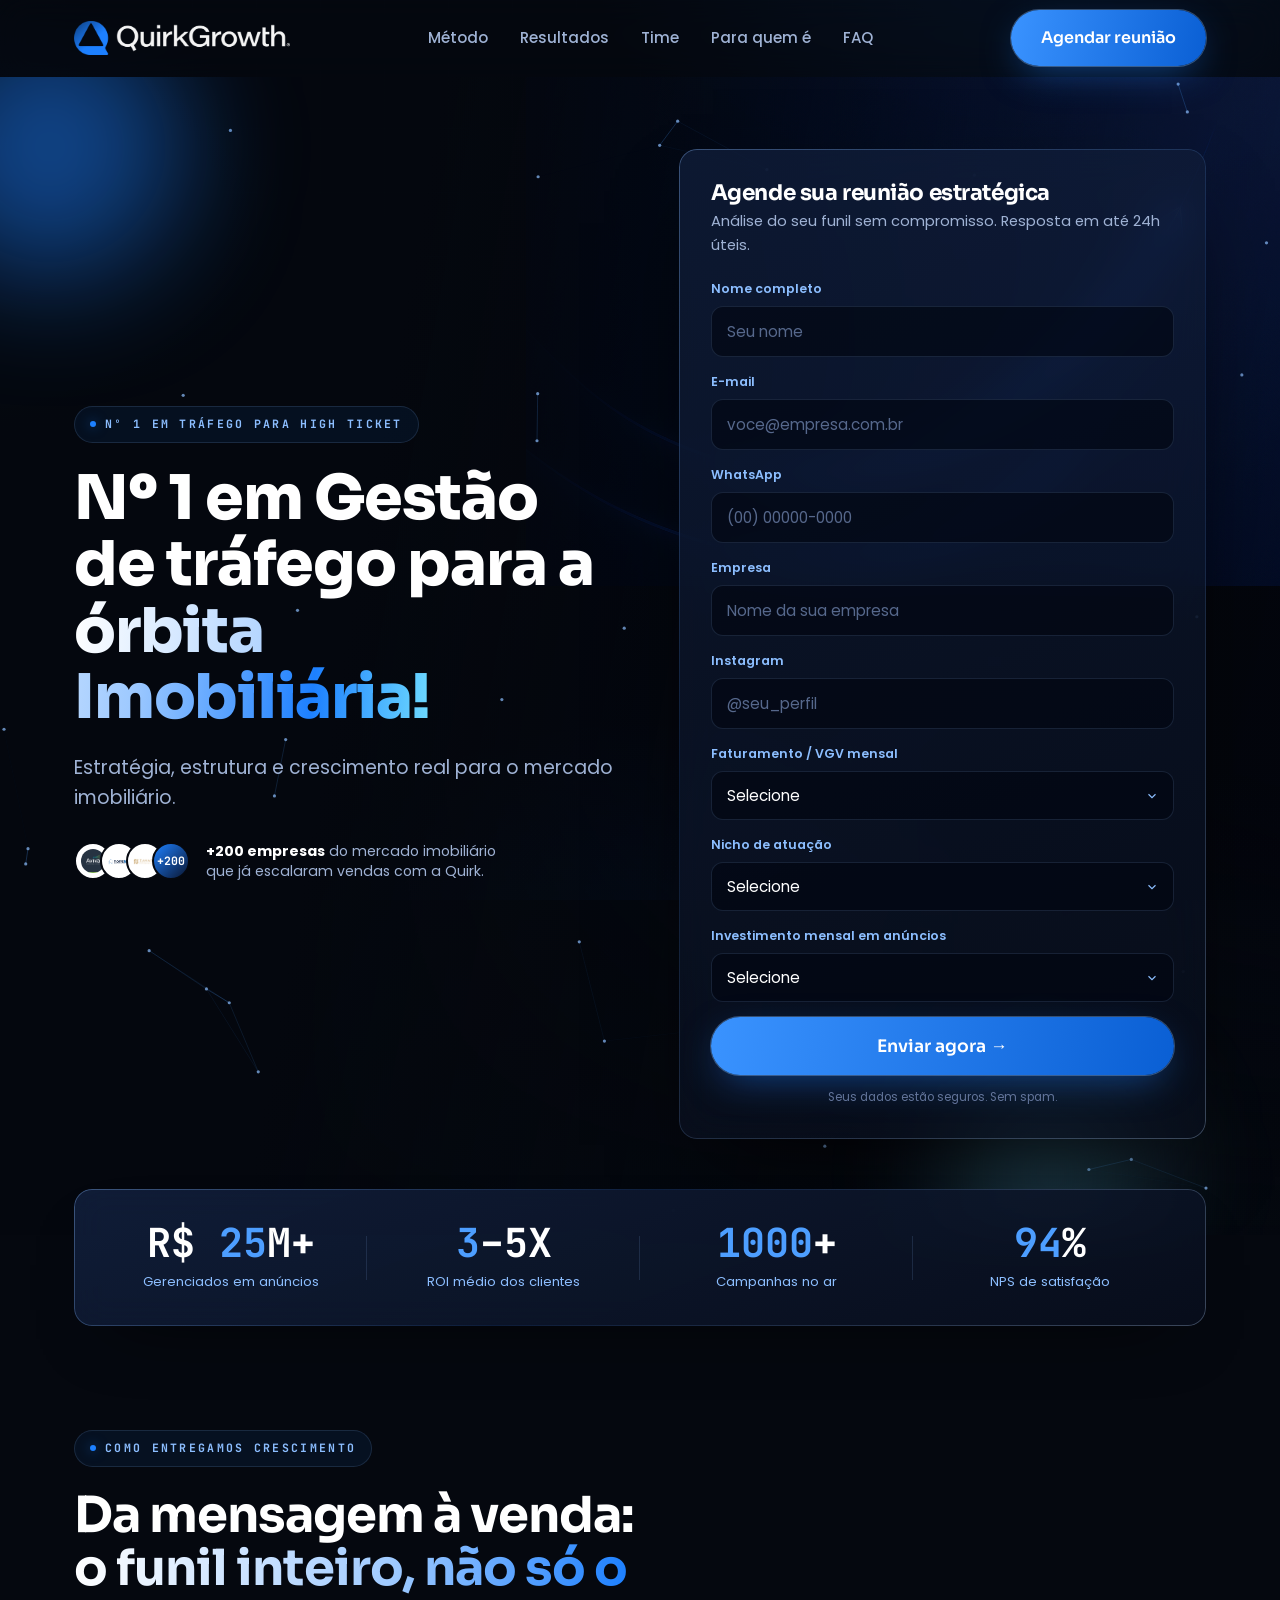
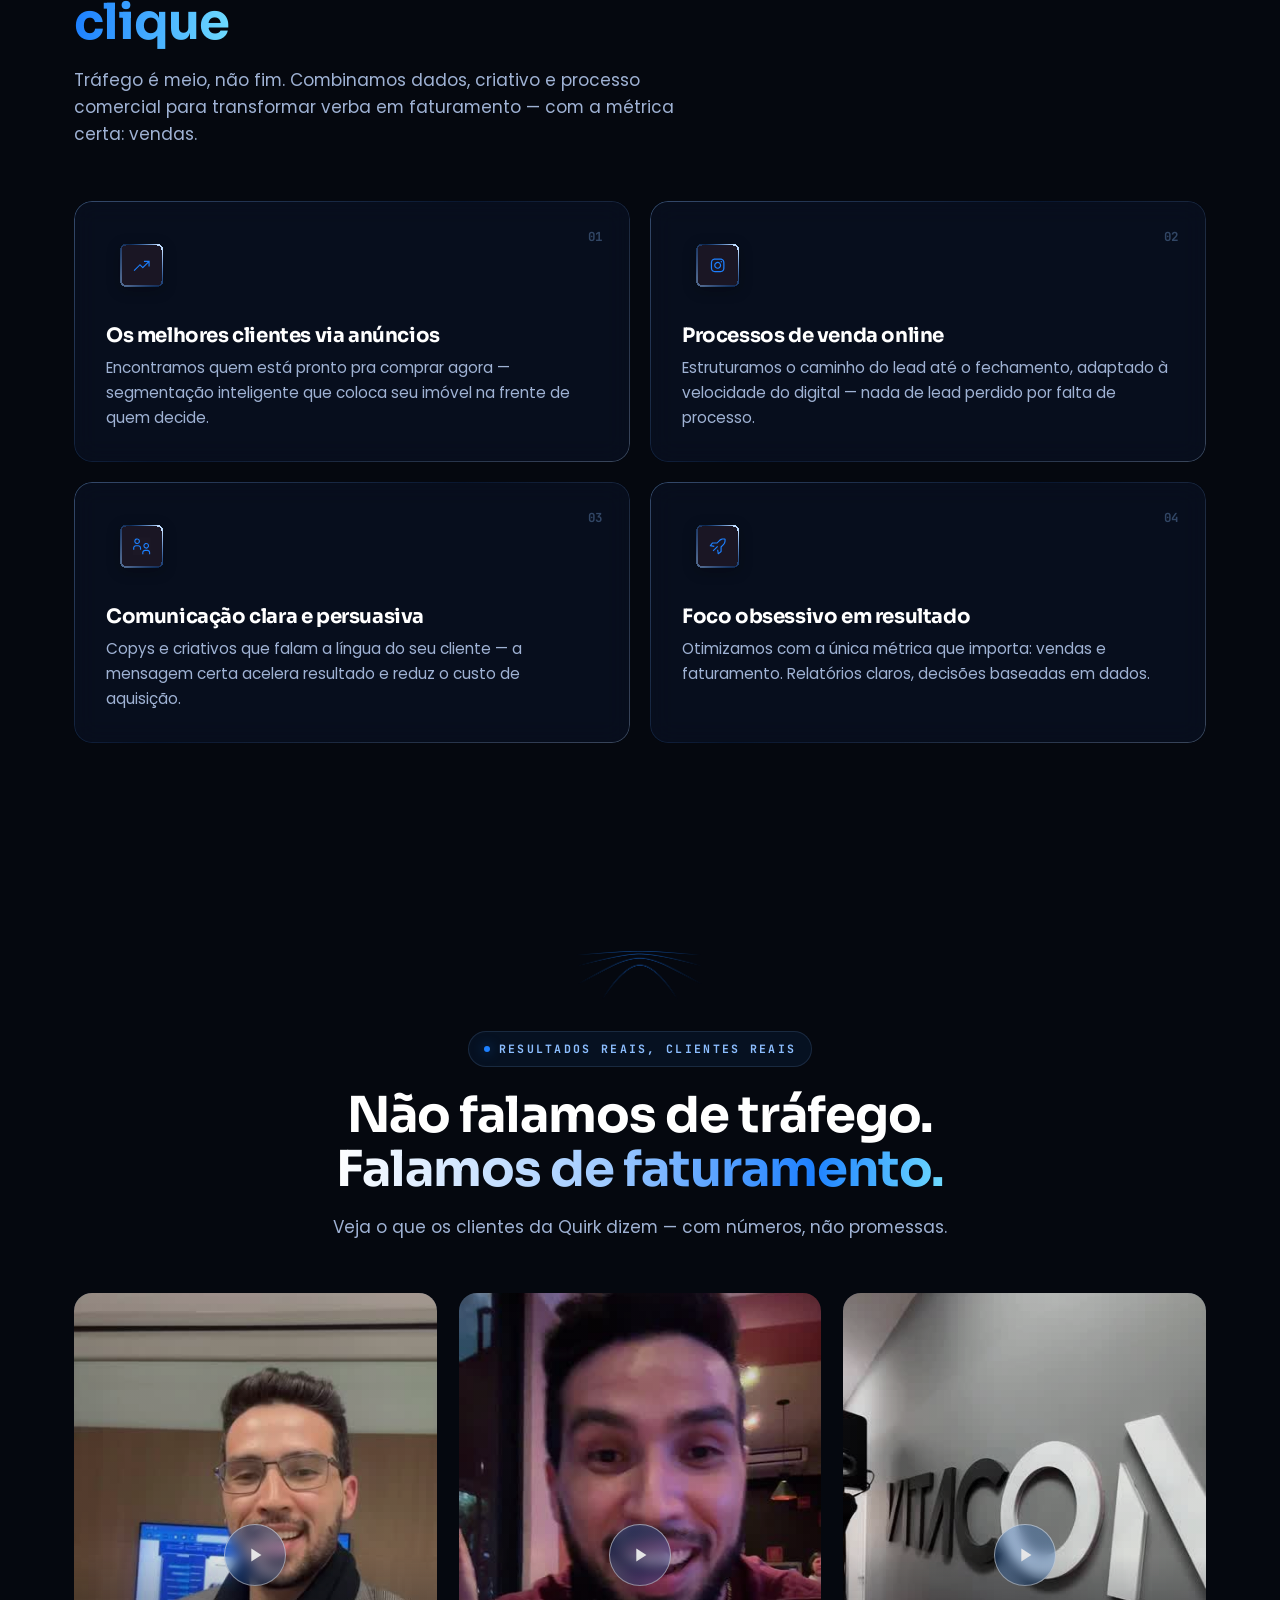
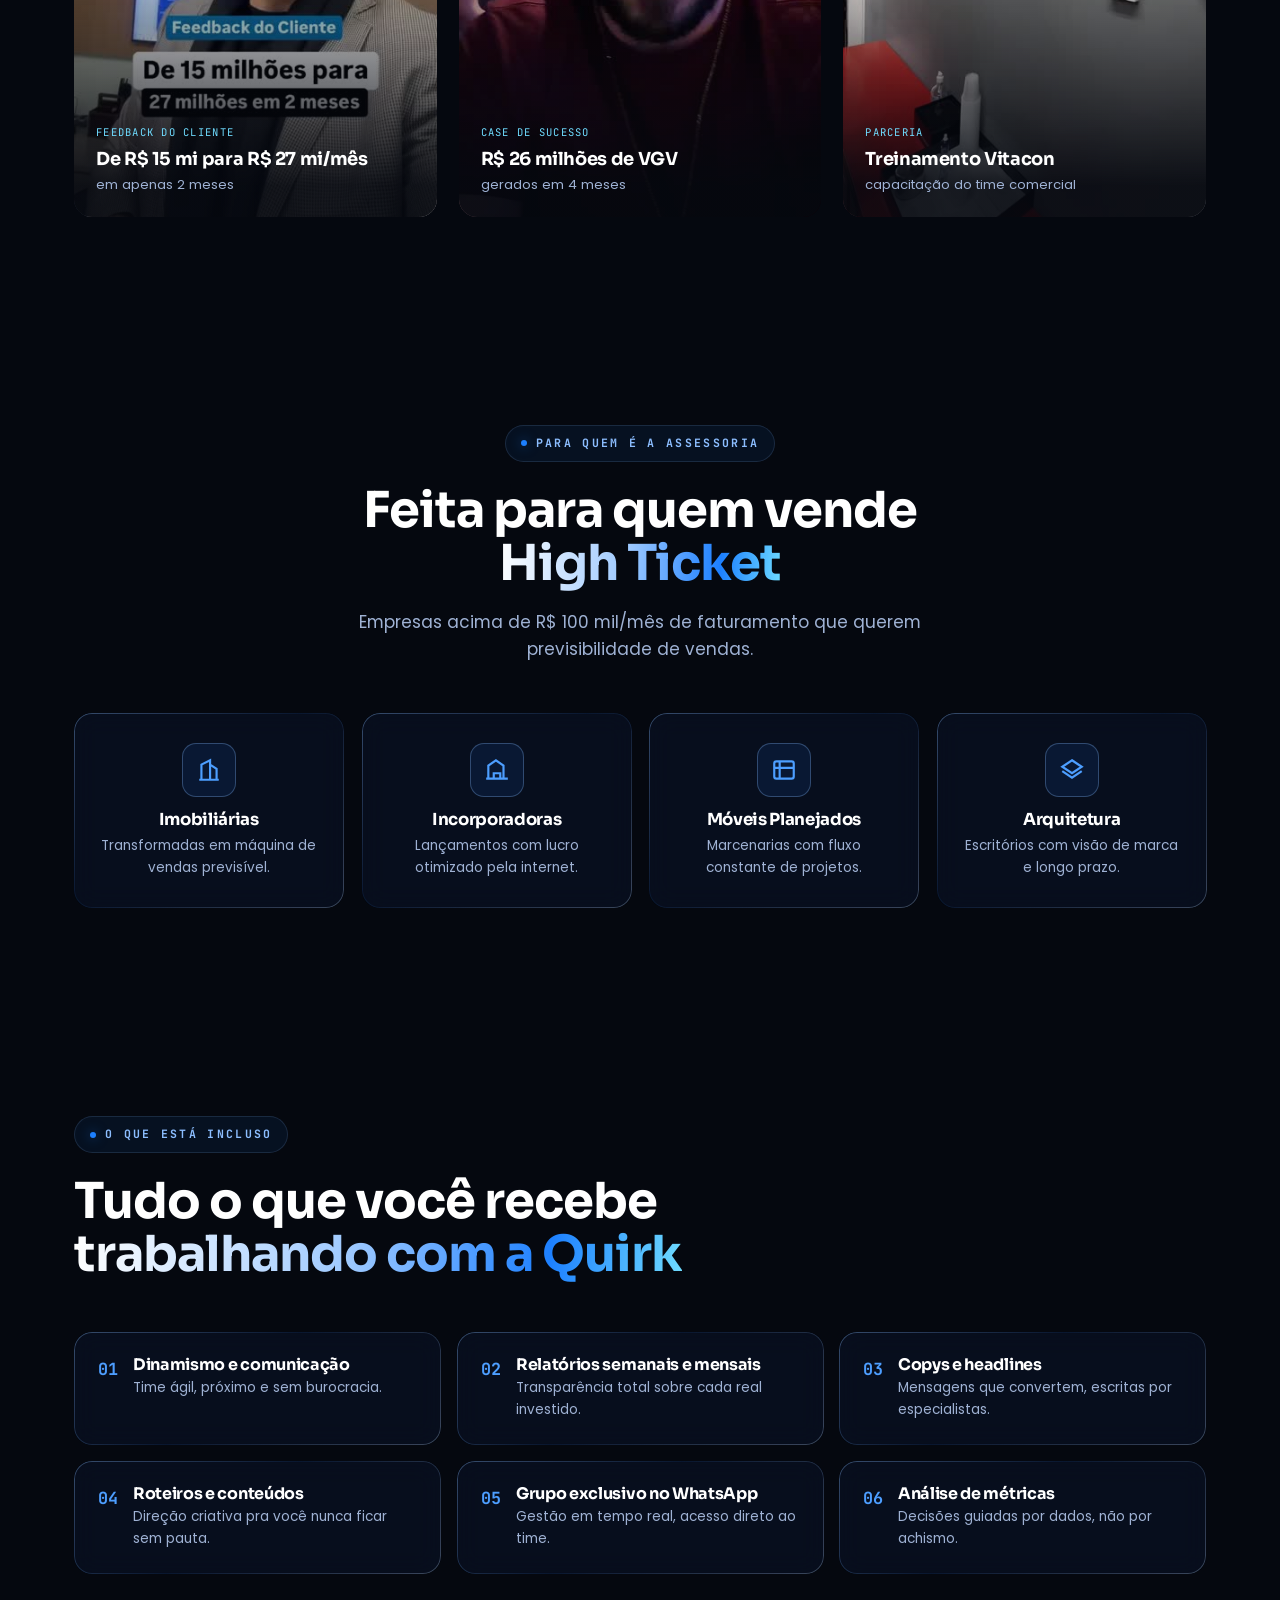
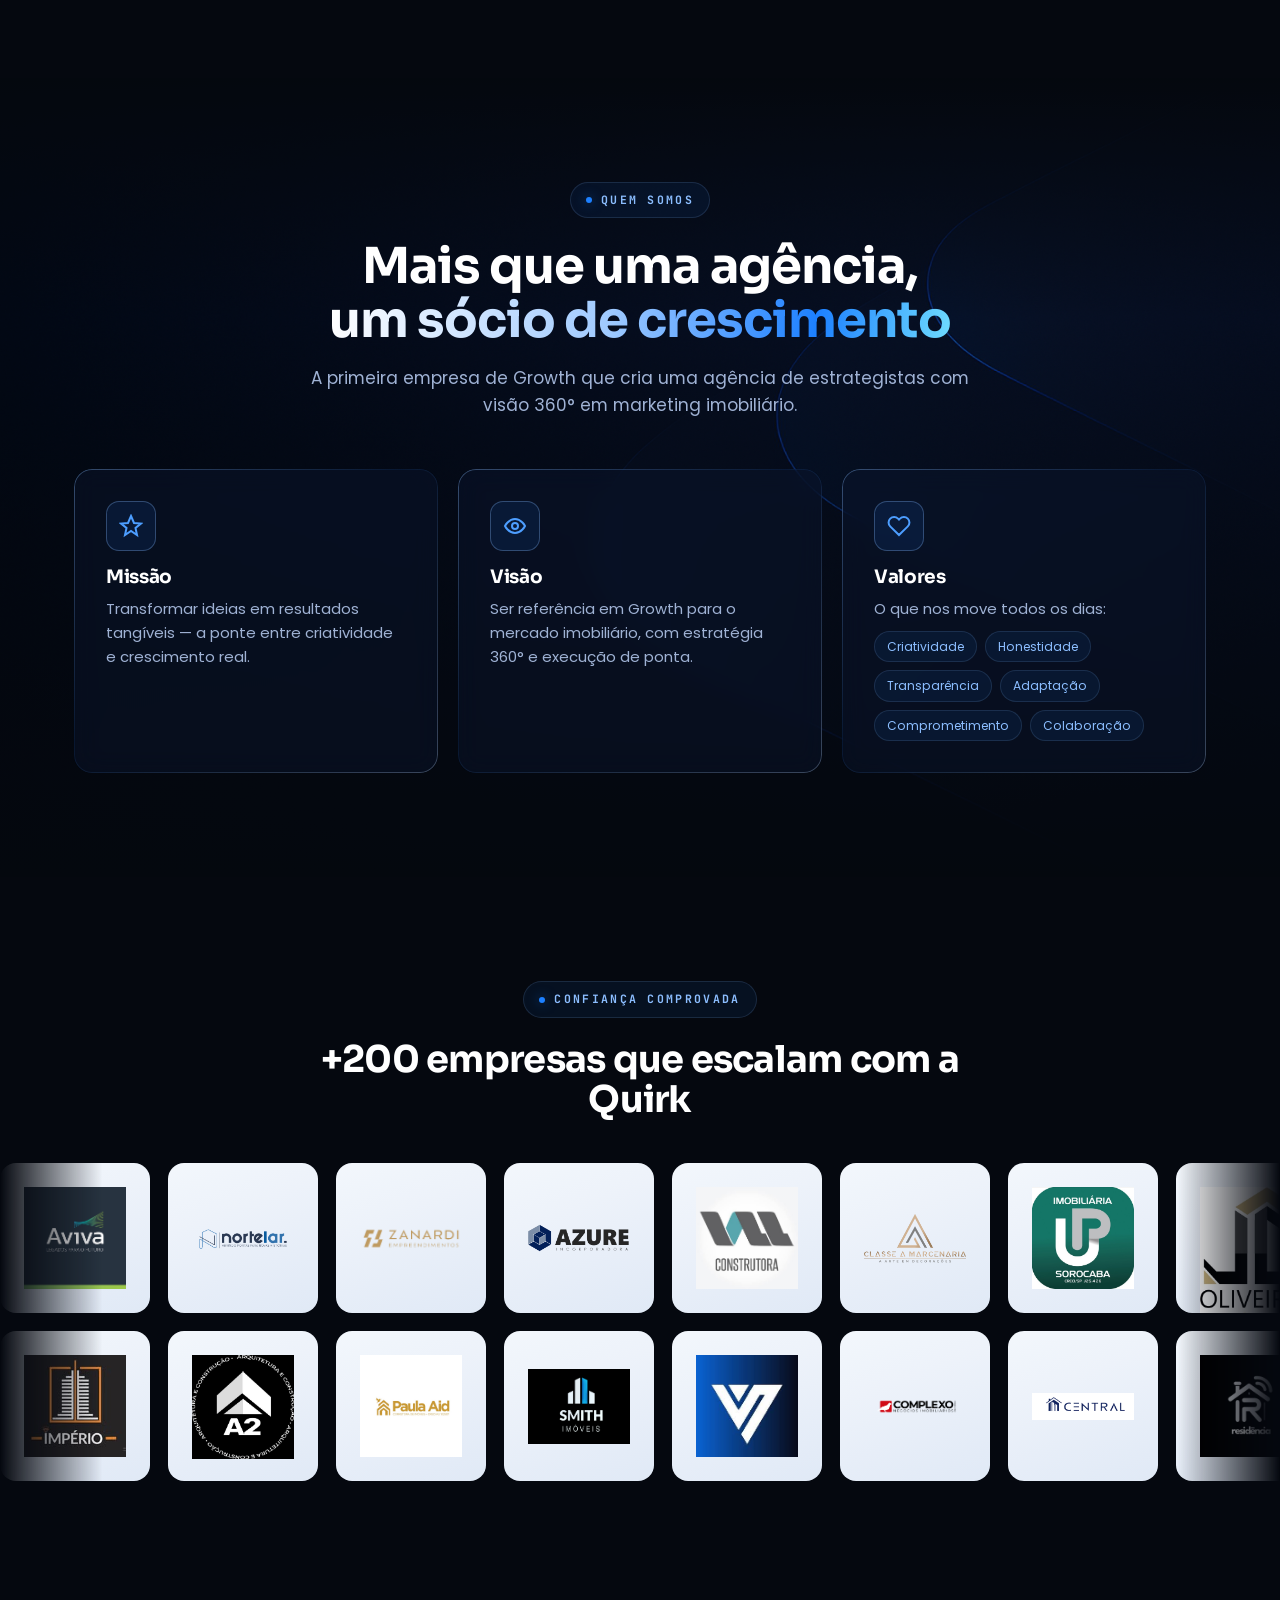
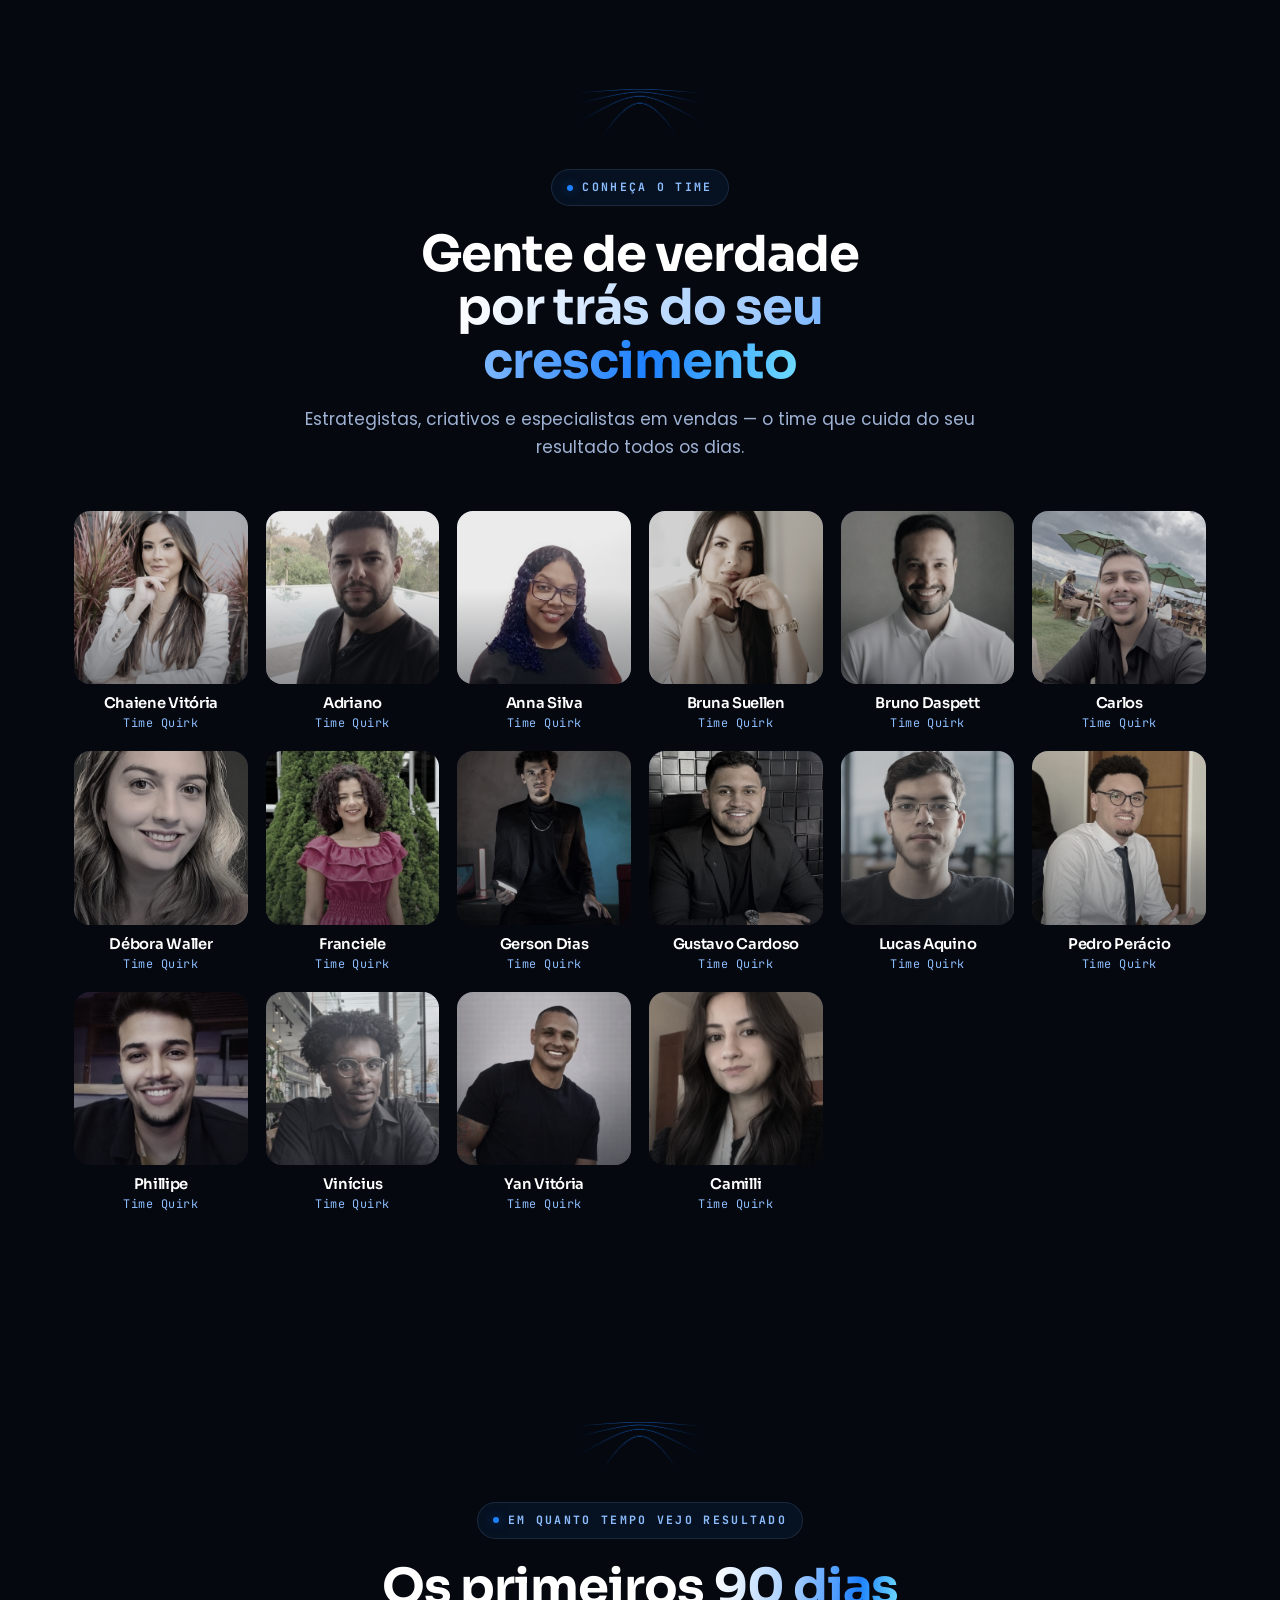
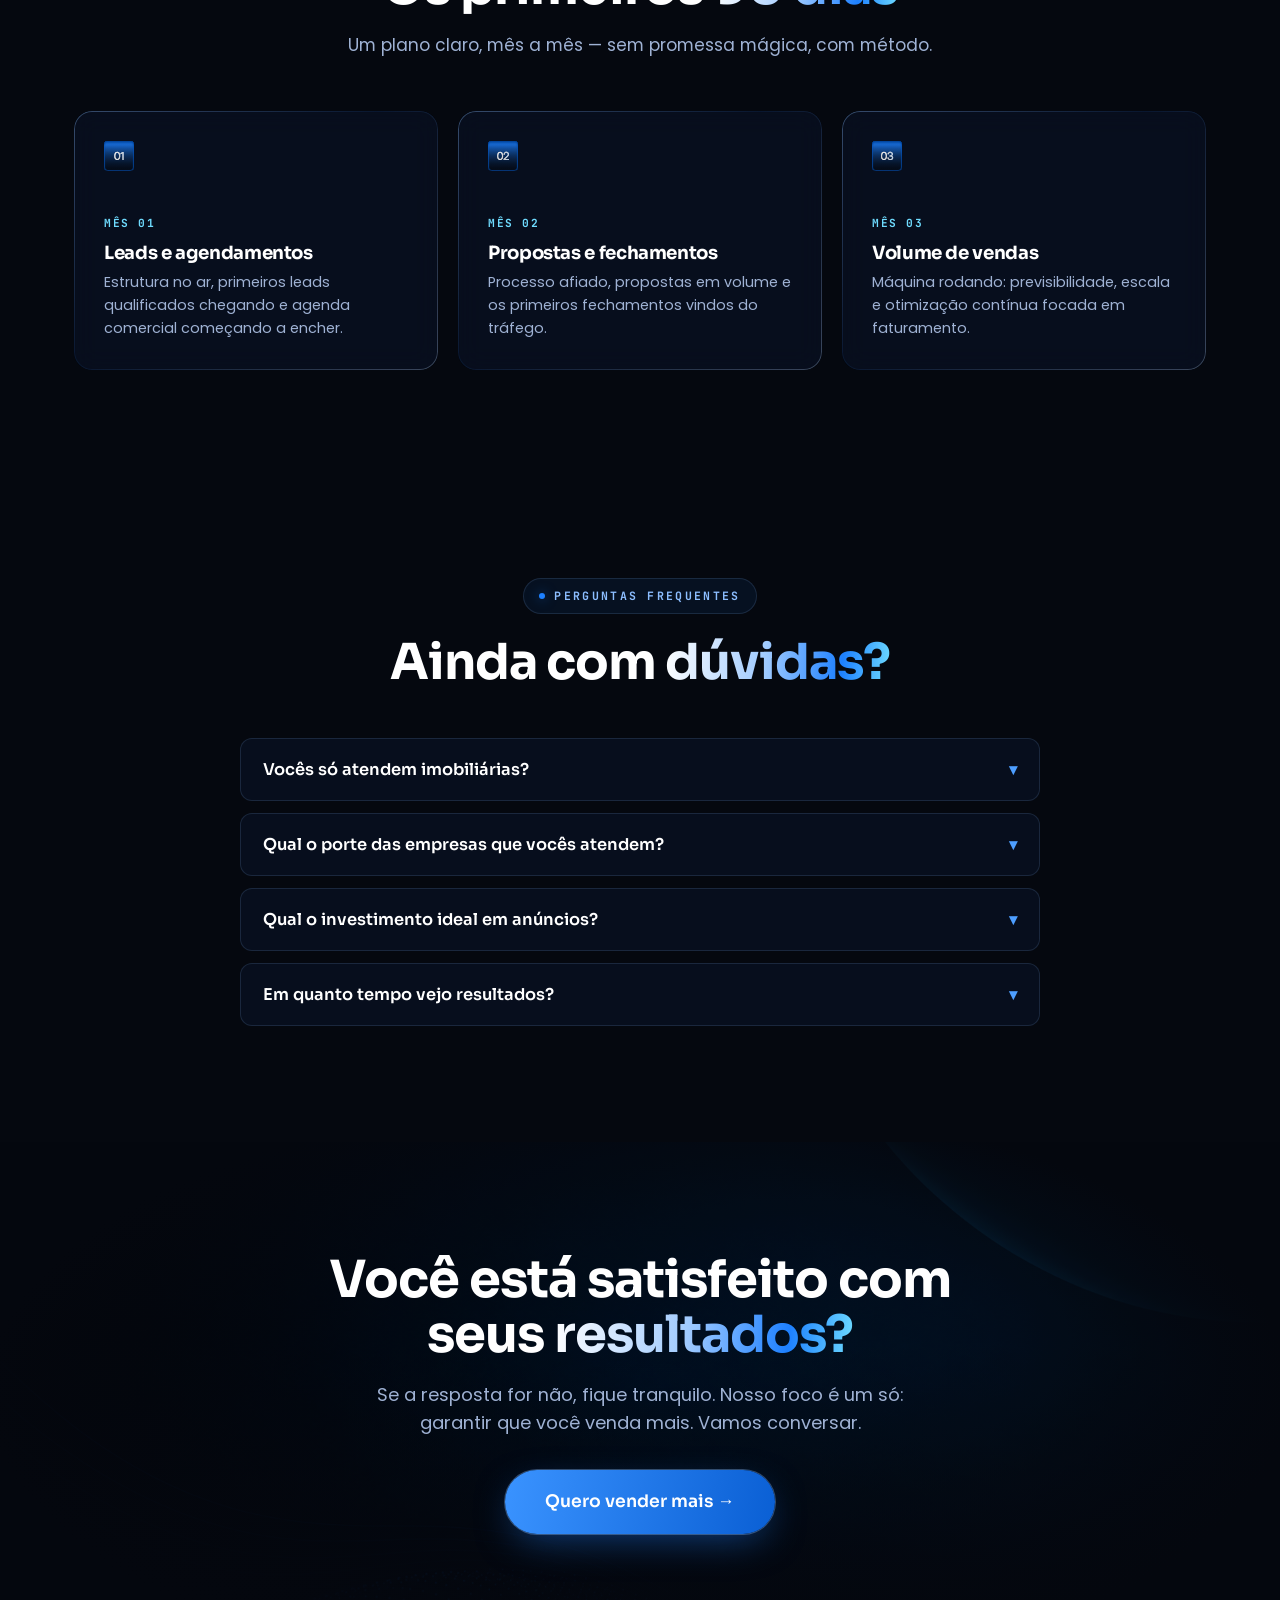
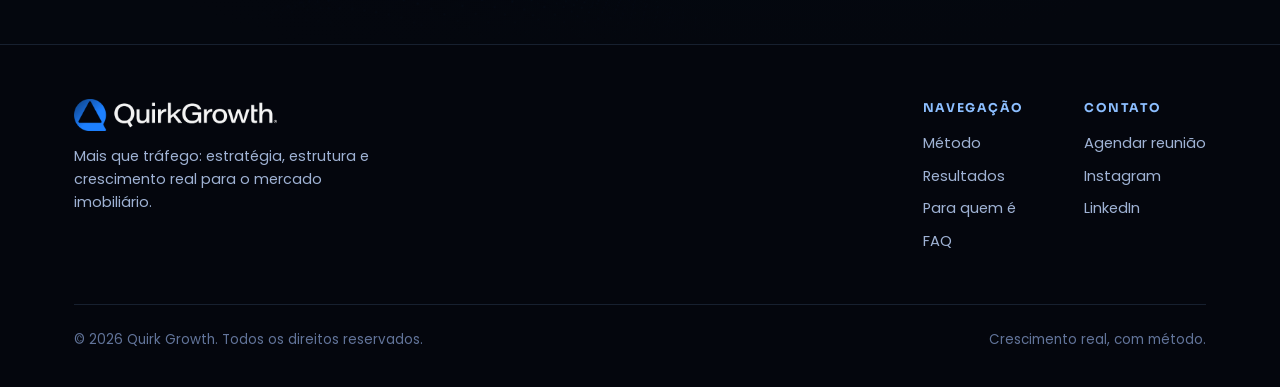
<file: tech/index.html>
<!DOCTYPE html>
<html lang="pt-BR">
<head>
<meta charset="UTF-8" />
<meta name="viewport" content="width=device-width, initial-scale=1.0" />
<title>Quirk Growth — Nº 1 em tráfego para serviços High Ticket</title>
<meta name="description" content="Mais que tráfego: estratégia, estrutura e crescimento real para empresas do mercado imobiliário High Ticket. Inteligência de dados, criatividade e execução de ponta no funil inteiro." />
<meta property="og:title" content="Quirk Growth — Crescimento real para o mercado imobiliário" />
<meta property="og:description" content="Mais que tráfego: estratégia, estrutura e crescimento real para serviços High Ticket." />

<!-- Google Tag Manager -->
<script>(function(w,d,s,l,i){w[l]=w[l]||[];w[l].push({'gtm.start':
new Date().getTime(),event:'gtm.js'});var f=d.getElementsByTagName(s)[0],
j=d.createElement(s),dl=l!='dataLayer'?'&l='+l:'';j.async=true;j.src=
'https://www.googletagmanager.com/gtm.js?id='+i+dl;f.parentNode.insertBefore(j,f);
})(window,document,'script','dataLayer','GTM-TGBQHFJ9');</script>
<!-- End Google Tag Manager -->

<link rel="preconnect" href="https://fonts.googleapis.com" />
<link rel="preconnect" href="https://fonts.gstatic.com" crossorigin />
<link href="https://fonts.googleapis.com/css2?family=Sora:wght@400;500;600;700;800&family=Poppins:wght@400;500;600;700&family=JetBrains+Mono:wght@500;700&display=swap" rel="stylesheet" />
<style>
/* ============================================================
   QUIRK GROWTH — LP TECH v2 (dark premium + assets reais)
   Fundos gráficos, ícones glass e fotos reais da Quirk.
   ============================================================ */
:root{
  --bg:#05080f;
  --bg-2:#070c1a;
  --bg-3:#0a1530;
  --ink:#eaf1ff;
  --text:#ffffff;
  --muted:#8CBEFF;
  --soft:#9fb2d4;
  --dim:#62749a;
  --accent:#1D80FF;
  --accent-2:#4d9eff;
  --cyan:#6fdcff;
  --glow:rgba(29,128,255,0.5);
  --glass:rgba(13,24,48,0.45);
  --glass-2:rgba(18,32,62,0.6);
  --border:rgba(140,190,255,0.14);
  --border-2:rgba(140,190,255,0.30);
  --success:#39b54a;
  --fh:'Sora',-apple-system,BlinkMacSystemFont,sans-serif;
  --fb:'Poppins',-apple-system,BlinkMacSystemFont,sans-serif;
  --fm:'JetBrains Mono',ui-monospace,monospace;
  --max:1180px;
  --r:18px;
  --r-sm:12px;
}
*{box-sizing:border-box;margin:0;padding:0}
html{scroll-behavior:smooth;overflow-x:clip}
body{
  font-family:var(--fb);background:var(--bg);color:var(--text);line-height:1.6;
  overflow-x:clip;-webkit-font-smoothing:antialiased;
}
img{max-width:100%;display:block}

/* gradient border helper (igual aos ícones do site) */
.gborder{position:relative}
.gborder::before{
  content:"";position:absolute;inset:0;border-radius:inherit;padding:1px;
  background:linear-gradient(140deg,rgba(141,191,255,.5),rgba(29,128,255,.12) 45%,rgba(190,219,255,.4));
  -webkit-mask:linear-gradient(#000 0 0) content-box,linear-gradient(#000 0 0);
  -webkit-mask-composite:xor;mask-composite:exclude;pointer-events:none;opacity:.7;
}

/* ---------- background atmosférico global ---------- */
.bg-fx{position:fixed;inset:0;z-index:-2;pointer-events:none;
  background:
    radial-gradient(60% 50% at 82% -5%,rgba(29,128,255,.16),transparent 60%),
    radial-gradient(50% 45% at -5% 25%,rgba(29,128,255,.10),transparent 60%),
    radial-gradient(50% 50% at 50% 110%,rgba(29,128,255,.10),transparent 60%),
    linear-gradient(180deg,#05080f,#04060d);
}
.bg-grid{position:fixed;inset:0;z-index:-1;pointer-events:none;opacity:.5;
  background:linear-gradient(rgba(140,190,255,.035) 1px,transparent 1px),linear-gradient(90deg,rgba(140,190,255,.035) 1px,transparent 1px);
  background-size:64px 64px;
  mask-image:radial-gradient(ellipse 100% 70% at 50% 0%,#000 30%,transparent 75%);
}

/* ---------- layout ---------- */
.wrap{max-width:var(--max);margin:0 auto;padding:0 24px}
section{position:relative;padding:104px 0}
.center{text-align:center}
.head{max-width:680px;margin:0 auto}
.head.left{margin:0}
.eyebrow{
  display:inline-flex;align-items:center;gap:9px;font-family:var(--fm);font-size:.72rem;font-weight:700;
  letter-spacing:.2em;text-transform:uppercase;color:var(--muted);
  padding:8px 15px;border-radius:100px;background:rgba(29,128,255,.08);border:1px solid var(--border);margin-bottom:22px;
}
.eyebrow .dot{width:6px;height:6px;border-radius:50%;background:var(--accent);box-shadow:0 0 12px var(--glow)}
h1,h2,h3,h4{font-family:var(--fh);line-height:1.08;letter-spacing:-.02em}
h2{font-size:clamp(2rem,4.2vw,3.1rem);font-weight:700;margin-bottom:18px}
.lead{color:var(--soft);font-size:1.06rem}
.head.center .lead{margin-left:auto;margin-right:auto}
.grad{background:linear-gradient(96deg,#fff 0%,#9fcaff 45%,#1D80FF 78%,#6fdcff 100%);-webkit-background-clip:text;background-clip:text;-webkit-text-fill-color:transparent}
/* radial arch accent acima de headings centrais */
.arch{width:340px;height:90px;margin:0 auto -10px;background:url('assets/img/effect-radial.png') no-repeat center/contain;opacity:.85}

/* ---------- buttons ---------- */
.btn{display:inline-flex;align-items:center;justify-content:center;gap:10px;font-family:var(--fh);font-weight:600;font-size:1rem;
  padding:15px 30px;border-radius:100px;border:none;cursor:pointer;text-decoration:none;white-space:nowrap;
  transition:transform .2s,box-shadow .2s,background .2s}
.btn-primary{background:linear-gradient(100deg,#3a93ff,#0a5fd4);color:#fff;
  box-shadow:0 0 0 1px rgba(141,191,255,.35),0 12px 38px -10px var(--glow)}
.btn-primary:hover{transform:translateY(-2px);box-shadow:0 0 0 1px rgba(141,191,255,.6),0 18px 50px -10px var(--glow)}
.btn-ghost{background:rgba(255,255,255,.04);color:#fff;border:1px solid var(--border-2)}
.btn-ghost:hover{background:rgba(255,255,255,.08);transform:translateY(-2px)}
.btn-lg{padding:18px 40px;font-size:1.08rem}
.btn-block{width:100%}

/* ---------- header ---------- */
header.nav{position:sticky;top:0;z-index:60;backdrop-filter:blur(16px);background:rgba(5,8,15,.55);
  border-bottom:1px solid transparent;transition:.3s}
header.nav.scrolled{background:rgba(5,8,15,.88);border-bottom-color:var(--border)}
.nav-inner{display:flex;align-items:center;justify-content:space-between;height:76px}
.brand img{height:34px}
.nav-links{display:flex;gap:32px}
.nav-links a{color:var(--soft);text-decoration:none;font-size:.94rem;font-weight:500;transition:color .2s}
.nav-links a:hover{color:#fff}
.nav-cta{display:flex;align-items:center;gap:14px}
.menu-btn{display:none;background:none;border:1px solid var(--border-2);border-radius:10px;width:44px;height:44px;color:#fff;font-size:1.3rem;cursor:pointer}

/* ---------- HERO ---------- */
.hero{position:relative;padding:72px 0 96px;overflow:hidden}
.hero-bg{position:absolute;inset:0;z-index:0;transition:transform .25s ease-out;
  background:url('assets/img/bg-arrow.png') no-repeat;background-position:right -40px top -20px;background-size:62% auto;opacity:.9}
.hero-bg::after{content:"";position:absolute;inset:0;
  background:linear-gradient(100deg,#05080f 30%,rgba(5,8,15,.4) 60%,transparent 100%),linear-gradient(0deg,#05080f,transparent 40%)}
.hero-grid{position:relative;z-index:1;display:grid;grid-template-columns:1.02fr .98fr;gap:56px;align-items:center}
.hero h1{font-size:clamp(2.4rem,5.4vw,3.85rem);font-weight:800;margin-bottom:22px}
.hero .lead{font-size:1.18rem;max-width:540px;margin-bottom:28px}
.hero-trust{display:flex;align-items:center;gap:16px;margin-top:26px;flex-wrap:wrap}
.avatars{display:flex}
.avatars img,.avatars span{width:38px;height:38px;border-radius:50%;border:2px solid #05080f;margin-left:-12px;object-fit:cover}
.avatars img:first-child,.avatars span:first-child{margin-left:0}
.avatars span{background:linear-gradient(135deg,#1D80FF,#0a1530);display:grid;place-items:center;font-size:.72rem;font-weight:700;font-family:var(--fm);color:#fff}
.avatars img.cli{background:#fff;object-fit:contain;padding:5px}
.hero-trust small{color:var(--soft);font-size:.88rem;line-height:1.45}
.hero-trust b{color:#fff}

/* form card */
.form-card{background:linear-gradient(160deg,rgba(18,32,62,.7),rgba(8,14,28,.7));border-radius:var(--r);
  padding:32px;backdrop-filter:blur(20px);box-shadow:0 40px 90px -34px rgba(0,0,0,.85)}
.form-card h3{font-size:1.35rem;margin-bottom:6px}
.fc-sub{color:var(--soft);font-size:.92rem;margin-bottom:22px}
.field{margin-bottom:15px}
.field label{display:block;font-size:.78rem;font-weight:600;color:var(--muted);margin-bottom:7px}
.field input,.field select{width:100%;padding:13px 15px;border-radius:var(--r-sm);background:rgba(3,7,18,.65);
  border:1px solid var(--border);color:#fff;font-family:var(--fb);font-size:.95rem;appearance:none;transition:.2s}
.field select{background-image:url("data:image/svg+xml,%3Csvg xmlns='http://www.w3.org/2000/svg' width='14' height='14' fill='none' stroke='%238CBEFF' stroke-width='2' viewBox='0 0 24 24'%3E%3Cpath d='M6 9l6 6 6-6'/%3E%3C/svg%3E");background-repeat:no-repeat;background-position:right 14px center}
.field input:focus,.field select:focus{outline:none;border-color:var(--accent);box-shadow:0 0 0 3px rgba(29,128,255,.16)}
.field input::placeholder{color:#56688c}
.form-foot{font-size:.74rem;color:var(--dim);text-align:center;margin-top:13px}
.form-success{display:none;text-align:center;padding:34px 10px}
.form-success.show{display:block}
.form-success .check{width:66px;height:66px;border-radius:50%;background:rgba(57,181,74,.12);display:grid;place-items:center;margin:0 auto 16px;border:1px solid rgba(57,181,74,.4)}
.form-success h3{margin-bottom:8px}.form-success p{color:var(--soft)}

/* ---------- metrics ---------- */
.metrics{padding:0}
.metrics-inner{margin-top:-46px;position:relative;z-index:2;border-radius:var(--r);
  background:linear-gradient(160deg,rgba(18,32,62,.85),rgba(8,14,28,.9));backdrop-filter:blur(16px);
  padding:34px 30px;display:grid;grid-template-columns:repeat(4,1fr);gap:20px;box-shadow:0 30px 70px -40px rgba(0,0,0,.8)}
.metric{text-align:center;position:relative}
.metric:not(:last-child)::after{content:"";position:absolute;right:-10px;top:18%;height:64%;width:1px;background:var(--border)}
.metric .num{font-family:var(--fm);font-weight:700;font-size:clamp(1.7rem,3.4vw,2.5rem);line-height:1}
.metric .num span{color:var(--accent-2)}
.metric .lbl{color:var(--muted);font-size:.82rem;margin-top:8px}

/* ---------- cards genéricos ---------- */
.glass{background:var(--glass);backdrop-filter:blur(12px);border-radius:var(--r);transition:transform .28s,box-shadow .28s}
.glass:hover{transform:translateY(-5px);box-shadow:0 28px 64px -34px var(--glow)}

/* pillars */
.pillars{display:grid;grid-template-columns:repeat(2,1fr);gap:20px;margin-top:52px}
.pillar{padding:32px;position:relative;overflow:hidden}
.pillar .ico{width:72px;height:72px;margin-bottom:20px}
.pillar .ico img{width:100%;height:100%}
.pillar h3{font-size:1.24rem;margin-bottom:10px}
.pillar p{color:var(--soft);font-size:.96rem}
.pillar .idx{position:absolute;top:26px;right:28px;font-family:var(--fm);font-size:.78rem;color:rgba(140,190,255,.32);font-weight:700}

/* ---------- resultados / depoimentos ---------- */
.results{position:relative}
.res-grid{display:grid;grid-template-columns:repeat(3,1fr);gap:22px;margin-top:52px}
.res-card{border-radius:var(--r);overflow:hidden;position:relative;cursor:pointer;background:#0a1530;
  transition:transform .28s,box-shadow .28s}
.res-card:hover{transform:translateY(-6px);box-shadow:0 30px 70px -34px var(--glow)}
.res-card img{width:100%;aspect-ratio:9/13;object-fit:cover;transition:transform .4s}
.res-card:hover img{transform:scale(1.05)}
.res-card .ov{position:absolute;inset:0;background:linear-gradient(0deg,rgba(5,8,15,.92) 6%,rgba(5,8,15,.1) 50%);display:flex;flex-direction:column;justify-content:flex-end;padding:22px}
.res-card .play{position:absolute;top:50%;left:50%;transform:translate(-50%,-50%);width:62px;height:62px;border-radius:50%;
  background:rgba(29,128,255,.25);backdrop-filter:blur(6px);border:1.5px solid rgba(255,255,255,.55);display:grid;place-items:center;transition:.25s}
.res-card:hover .play{background:var(--accent);transform:translate(-50%,-50%) scale(1.08)}
.res-card .tag{font-family:var(--fm);font-size:.66rem;letter-spacing:.12em;text-transform:uppercase;color:var(--cyan);margin-bottom:8px}
.res-card h4{font-size:1.12rem;line-height:1.2;margin-bottom:4px}
.res-card .who{color:var(--soft);font-size:.82rem}

/* ---------- audience ---------- */
.aud-grid{display:grid;grid-template-columns:repeat(4,1fr);gap:18px;margin-top:50px}
.aud{padding:30px 22px;border-radius:var(--r);text-align:center}
.aud .ico{width:54px;height:54px;margin:0 auto 14px;border-radius:14px;background:rgba(29,128,255,.1);border:1px solid var(--border-2);display:grid;place-items:center;color:var(--accent-2)}
.aud h4{font-size:1.04rem;margin-bottom:6px}
.aud p{color:var(--soft);font-size:.85rem}

/* ---------- advantages ---------- */
.adv-grid{display:grid;grid-template-columns:repeat(3,1fr);gap:16px;margin-top:50px}
.adv{display:flex;gap:15px;padding:24px;border-radius:var(--r)}
.adv .n{font-family:var(--fm);font-weight:700;color:var(--accent-2);font-size:1.05rem;flex-shrink:0}
.adv h4{font-size:1rem;margin-bottom:4px}
.adv p{color:var(--soft);font-size:.85rem}

/* ---------- about / mvv ---------- */
.about{position:relative;overflow:hidden}
.about-bg{position:absolute;inset:0;z-index:0;background:url('assets/img/bg-ribbons.png') no-repeat center right/cover;opacity:.5}
.about-bg::after{content:"";position:absolute;inset:0;background:linear-gradient(180deg,#05080f,transparent 30%,#05080f)}
.about .wrap{position:relative;z-index:1}
.mvv-grid{display:grid;grid-template-columns:repeat(3,1fr);gap:20px;margin-top:50px}
.mvv{padding:32px;border-radius:var(--r)}
.mvv .ico{width:50px;height:50px;border-radius:13px;background:rgba(29,128,255,.1);border:1px solid var(--border-2);display:grid;place-items:center;color:var(--accent-2);margin-bottom:16px}
.mvv h3{font-size:1.16rem;margin-bottom:10px}
.mvv p{color:var(--soft);font-size:.93rem}
.tags{display:flex;flex-wrap:wrap;gap:8px;margin-top:10px}
.tags span{font-size:.76rem;padding:5px 12px;border-radius:100px;background:rgba(29,128,255,.08);border:1px solid var(--border);color:var(--muted)}

/* ---------- logos ---------- */
.logo-grid{display:grid;grid-template-columns:repeat(6,1fr);gap:14px;margin-top:44px}
.logo-cell{aspect-ratio:16/9;border-radius:12px;background:var(--glass);display:grid;place-items:center;color:rgba(140,190,255,.38);font-family:var(--fm);font-size:.7rem;transition:.25s}
.logo-cell:hover{color:var(--muted)}

/* ---------- timeline ---------- */
.timeline{display:grid;grid-template-columns:repeat(3,1fr);gap:20px;margin-top:52px}
.tl{padding:30px;border-radius:var(--r);position:relative}
.tl .num-ico{width:56px;height:56px;margin-bottom:18px}
.tl .badge{font-family:var(--fm);font-size:.7rem;font-weight:700;color:var(--cyan);letter-spacing:.14em;text-transform:uppercase;margin-bottom:10px;display:block}
.tl h4{font-size:1.14rem;margin-bottom:8px}
.tl p{color:var(--soft);font-size:.9rem}

/* ---------- faq ---------- */
.faq{max-width:800px;margin:48px auto 0}
.qa{border-radius:var(--r-sm);margin-bottom:12px;background:var(--glass);overflow:hidden;border:1px solid var(--border);transition:border-color .2s}
.qa.open{border-color:var(--border-2)}
.qa button{width:100%;text-align:left;background:none;border:none;color:#fff;font-family:var(--fh);font-weight:600;font-size:1.02rem;
  padding:20px 22px;display:flex;justify-content:space-between;align-items:center;gap:16px;cursor:pointer}
.qa .arw{flex-shrink:0;transition:transform .25s;color:var(--accent-2)}
.qa.open .arw{transform:rotate(180deg)}
.qa .ans{max-height:0;overflow:hidden;transition:max-height .3s ease;color:var(--soft);font-size:.95rem}
.qa .ans-inner{padding:0 22px 20px}

/* ---------- cta final ---------- */
.cta-final{position:relative;overflow:hidden;padding:110px 0}
.cta-bg{position:absolute;inset:0;z-index:0;background:url('assets/img/bg-sphere.png') no-repeat center/cover;opacity:.85}
.cta-bg::after{content:"";position:absolute;inset:0;background:radial-gradient(60% 70% at 50% 50%,transparent,#05080f 85%),linear-gradient(0deg,#05080f,transparent 60%)}
.cta-final .wrap{position:relative;z-index:1;text-align:center}
.cta-final h2{font-size:clamp(2.1rem,4.8vw,3.2rem)}
.cta-final p{color:var(--soft);font-size:1.12rem;max-width:580px;margin:16px auto 32px}

/* ---------- footer ---------- */
footer{border-top:1px solid var(--border);padding:54px 0 36px;background:rgba(4,6,13,.6)}
.foot-grid{display:flex;justify-content:space-between;gap:40px;flex-wrap:wrap}
.foot-brand img{height:32px;margin-bottom:14px}
.foot-brand p{color:var(--soft);font-size:.9rem;max-width:300px}
.foot-links{display:flex;gap:60px;flex-wrap:wrap}
.foot-col h5{font-family:var(--fh);font-size:.76rem;letter-spacing:.13em;text-transform:uppercase;color:var(--muted);margin-bottom:14px}
.foot-col a{display:block;color:var(--soft);text-decoration:none;font-size:.92rem;margin-bottom:9px;transition:color .2s}
.foot-col a:hover{color:#fff}
.foot-bottom{margin-top:42px;padding-top:24px;border-top:1px solid var(--border);display:flex;justify-content:space-between;flex-wrap:wrap;gap:12px;color:var(--dim);font-size:.84rem}

/* ---------- reveal ---------- */
.reveal{opacity:0;transform:translateY(28px);transition:opacity .65s cubic-bezier(.2,.7,.2,1),transform .65s cubic-bezier(.2,.7,.2,1)}
.reveal.in{opacity:1;transform:none}

/* ---------- motion / tech extras ---------- */
@property --ang{syntax:'<angle>';initial-value:0deg;inherits:false}
@keyframes spin{to{--ang:360deg}}
@keyframes spin2{to{transform:rotate(360deg)}}
@keyframes floatY{0%,100%{transform:translateY(0)}50%{transform:translateY(-22px)}}
@keyframes pulseGlow{0%,100%{box-shadow:0 0 0 1px rgba(141,191,255,.35),0 12px 38px -10px var(--glow)}50%{box-shadow:0 0 0 1px rgba(141,191,255,.6),0 16px 52px -8px rgba(29,128,255,.7)}}
@keyframes marq{to{transform:translateX(-50%)}}
@keyframes dash{to{stroke-dashoffset:0}}

/* anel de luz girando (form/CTA) */
.ring{position:relative;isolation:isolate}
.ring::after{content:"";position:absolute;inset:-1px;border-radius:inherit;padding:1.4px;z-index:-1;
  background:conic-gradient(from var(--ang),transparent 0deg,rgba(29,128,255,.05) 70deg,var(--accent-2) 130deg,var(--cyan) 160deg,rgba(29,128,255,.05) 220deg,transparent 360deg);
  -webkit-mask:linear-gradient(#000 0 0) content-box,linear-gradient(#000 0 0);-webkit-mask-composite:xor;mask-composite:exclude;
  animation:spin 6s linear infinite}
.btn-primary.pulse{animation:pulseGlow 3s ease-in-out infinite}

/* hero canvas + spotlight */
#net{position:absolute;inset:0;z-index:0;width:100%;height:100%;pointer-events:none}
.spotlight{position:absolute;width:520px;height:520px;border-radius:50%;pointer-events:none;z-index:0;
  background:radial-gradient(circle,rgba(29,128,255,.18),transparent 60%);transform:translate(-50%,-50%);transition:opacity .3s;opacity:0;mix-blend-mode:screen}
.float-orb{position:absolute;border-radius:50%;filter:blur(60px);z-index:0;pointer-events:none}

/* tilt nos cards */
.glass,.pillar,.tl,.aud,.adv,.mvv{will-change:transform}

/* ---------- logo marquee ---------- */
.marquee{position:relative;overflow:hidden;margin-top:44px;
  -webkit-mask-image:linear-gradient(90deg,transparent,#000 8%,#000 92%,transparent);mask-image:linear-gradient(90deg,transparent,#000 8%,#000 92%,transparent)}
.marquee+.marquee{margin-top:18px}
.mq-track{display:flex;gap:18px;width:max-content;animation:marq 42s linear infinite}
.marquee:hover .mq-track{animation-play-state:paused}
.mq-track.rev{animation-direction:reverse;animation-duration:50s}
.logo-chip{flex:0 0 auto;width:150px;height:150px;border-radius:16px;background:linear-gradient(160deg,#f3f7fd,#dfe9f7);
  display:grid;place-items:center;padding:24px;transition:transform .25s,box-shadow .25s;filter:saturate(.9)}
.logo-chip:hover{transform:translateY(-4px);box-shadow:0 18px 40px -18px rgba(29,128,255,.6);filter:saturate(1.1)}
.logo-chip img{max-width:100%;max-height:100%;width:auto;height:auto;object-fit:contain}

/* ---------- team ---------- */
.team{position:relative}
.team-grid{display:grid;grid-template-columns:repeat(6,1fr);gap:18px;margin-top:50px}
.member{text-align:center;transition:transform .3s}
.member .ph{position:relative;border-radius:16px;overflow:hidden;aspect-ratio:1;background:#0a1530}
.member .ph::after{content:"";position:absolute;inset:0;background:linear-gradient(0deg,rgba(5,8,15,.55),transparent 55%);opacity:.7;transition:opacity .3s}
.member img{width:100%;height:100%;object-fit:cover;filter:grayscale(.6) brightness(.92);transition:transform .45s,filter .45s}
.member:hover{transform:translateY(-6px)}
.member:hover img{filter:grayscale(0) brightness(1);transform:scale(1.06)}
.member:hover .ph{box-shadow:0 22px 50px -24px var(--glow)}
.member h4{font-size:.92rem;margin-top:12px;font-weight:600}
.member span{display:block;color:var(--muted);font-size:.74rem;font-family:var(--fm);letter-spacing:.04em;margin-top:2px}
.res-card{cursor:pointer}

/* ---------- lightbox de vídeo ---------- */
.lightbox{position:fixed;inset:0;z-index:100;display:none;align-items:center;justify-content:center;
  background:rgba(3,6,14,.86);backdrop-filter:blur(10px);padding:24px}
.lightbox.open{display:flex}
.lb-inner{position:relative;width:min(420px,92vw);max-height:90vh;border-radius:18px;overflow:hidden;
  box-shadow:0 40px 100px -30px #000,0 0 0 1px var(--border-2);background:#000}
.lb-inner video{width:100%;height:auto;max-height:90vh;display:block;background:#000}
.lb-close{position:absolute;top:-14px;right:-14px;width:44px;height:44px;border-radius:50%;border:none;cursor:pointer;
  background:var(--accent);color:#fff;font-size:1.3rem;display:grid;place-items:center;box-shadow:0 8px 24px -6px var(--glow);z-index:2}
.lb-close:hover{background:var(--accent-2)}
@media (max-width:560px){.lb-close{top:8px;right:8px;background:rgba(0,0,0,.6)}}

/* ---------- responsive ---------- */
@media (max-width:980px){
  .hero-grid{grid-template-columns:1fr;gap:40px}
  .hero-bg{background-size:120% auto;background-position:right top;opacity:.4}
  .pillars,.mvv-grid,.timeline,.res-grid{grid-template-columns:1fr}
  .aud-grid,.adv-grid{grid-template-columns:repeat(2,1fr)}
  .metrics-inner{grid-template-columns:repeat(2,1fr);gap:28px 16px}
  .metric:nth-child(2)::after{display:none}
  .team-grid{grid-template-columns:repeat(4,1fr)}
  .res-grid{grid-template-columns:repeat(2,1fr)}
  .nav-links{display:none}
  .menu-btn{display:grid;place-items:center}
  .nav-links.open{display:flex;position:absolute;top:76px;left:0;right:0;flex-direction:column;background:rgba(5,8,15,.97);backdrop-filter:blur(14px);padding:22px 24px;gap:18px;border-bottom:1px solid var(--border)}
}
@media (max-width:560px){
  section{padding:74px 0}
  .aud-grid,.adv-grid,.metrics-inner,.res-grid{grid-template-columns:1fr}
  .metric::after{display:none!important}
  .team-grid{grid-template-columns:repeat(3,1fr);gap:12px}
  .logo-chip{width:128px;height:128px;padding:20px}
  .nav-cta .btn:not(.menu-btn){display:none}
}
</style>
</head>
<body>
<!-- Google Tag Manager (noscript) -->
<noscript><iframe src="https://www.googletagmanager.com/ns.html?id=GTM-TGBQHFJ9"
height="0" width="0" style="display:none;visibility:hidden"></iframe></noscript>
<!-- End Google Tag Manager (noscript) -->
<div class="bg-fx"></div>
<div class="bg-grid"></div>

<!-- ===================== HEADER ===================== -->
<header class="nav" id="nav">
  <div class="wrap nav-inner">
    <a href="#" class="brand"><img src="assets/img/logo-quirk.png" alt="Quirk Growth" /></a>
    <nav class="nav-links" id="navLinks">
      <a href="#metodo">Método</a>
      <a href="#resultados">Resultados</a>
      <a href="#time">Time</a>
      <a href="#publico">Para quem é</a>
      <a href="#faq">FAQ</a>
    </nav>
    <div class="nav-cta">
      <a href="#contato" class="btn btn-primary" data-gtm="cta_header_agendar">Agendar reunião</a>
      <button class="menu-btn" id="menuBtn" aria-label="Menu">☰</button>
    </div>
  </div>
</header>

<!-- ===================== HERO ===================== -->
<section class="hero" id="hero">
  <div class="hero-bg"></div>
  <canvas id="net"></canvas>
  <div class="spotlight" id="spot"></div>
  <div class="float-orb" style="width:260px;height:260px;background:rgba(29,128,255,.5);top:-60px;left:-80px;animation:floatY 14s ease-in-out infinite"></div>
  <div class="float-orb" style="width:200px;height:200px;background:rgba(111,220,255,.25);bottom:-40px;right:10%;animation:floatY 18s ease-in-out infinite reverse"></div>
  <div class="wrap hero-grid">
    <div class="reveal">
      <span class="eyebrow"><span class="dot"></span> Nº 1 em tráfego para High Ticket</span>
      <h1>Nº 1 em Gestão de tráfego para a <span class="grad">órbita Imobiliária!</span></h1>
      <p class="lead">Estratégia, estrutura e crescimento real para o mercado imobiliário.</p>
      <div class="hero-trust">
        <div class="avatars">
          <img class="cli" src="assets/img/logos/aviva.png" alt="Aviva" />
          <img class="cli" src="assets/img/logos/norte-lar.png" alt="Nortelar" />
          <img class="cli" src="assets/img/logos/zanardi.webp" alt="Zanardi" />
          <span>+200</span>
        </div>
        <small><b>+200 empresas</b> do mercado imobiliário<br>que já escalaram vendas com a Quirk.</small>
      </div>
    </div>
    <div class="reveal">
      <div class="form-card gborder">
        <form id="leadForm" autocomplete="on">
          <h3>Agende sua reunião estratégica</h3>
          <p class="fc-sub">Análise do seu funil sem compromisso. Resposta em até 24h úteis.</p>
          <div class="field"><label for="nome">Nome completo</label><input type="text" id="nome" name="nome" placeholder="Seu nome" required /></div>
          <div class="field"><label for="email">E-mail</label><input type="email" id="email" name="email" placeholder="voce@empresa.com.br" required /></div>
          <div class="field"><label for="whatsapp">WhatsApp</label><input type="tel" id="whatsapp" name="whatsapp" placeholder="(00) 00000-0000" required /></div>
          <div class="field"><label for="empresa">Empresa</label><input type="text" id="empresa" name="empresa" placeholder="Nome da sua empresa" /></div>
          <div class="field"><label for="instagram">Instagram</label><input type="text" id="instagram" name="instagram" placeholder="@seu_perfil" /></div>
          <div class="field"><label for="vgv">Faturamento / VGV mensal</label>
            <select id="vgv" name="vgv" required><option value="" disabled selected>Selecione</option><option>Até R$ 100 mil</option><option>R$ 100 mil – R$ 300 mil</option><option>R$ 300 mil – R$ 1 milhão</option><option>R$ 1 mi – R$ 5 milhões</option><option>R$ 5 mi – R$ 20 milhões</option><option>Acima de R$ 20 milhões</option></select></div>
          <div class="field"><label for="nicho">Nicho de atuação</label>
            <select id="nicho" name="nicho" required><option value="" disabled selected>Selecione</option><option>Imobiliária</option><option>Incorporadora / Construtora</option><option>Corretor</option><option>Móveis Planejados</option><option>Arquitetura</option><option>Outro</option></select></div>
          <div class="field"><label for="invest">Investimento mensal em anúncios</label>
            <select id="invest" name="invest" required><option value="" disabled selected>Selecione</option><option>Ainda não invisto</option><option>Até R$ 3 mil</option><option>R$ 3 mil – R$ 10 mil</option><option>R$ 10 mil – R$ 30 mil</option><option>Acima de R$ 30 mil</option></select></div>
          <button type="submit" class="btn btn-primary btn-block btn-lg pulse">Enviar agora →</button>
          <p class="form-foot">Seus dados estão seguros. Sem spam.</p>
        </form>
        <div class="form-success" id="formSuccess">
          <div class="check"><svg width="30" height="30" viewBox="0 0 24 24" fill="none" stroke="#39b54a" stroke-width="2.5"><path d="M20 6L9 17l-5-5"/></svg></div>
          <h3>Recebemos seu contato!</h3>
          <p>Nosso time vai analisar seu funil e retornar em até 24h úteis. Fique de olho no WhatsApp.</p>
        </div>
      </div>
    </div>
  </div>
</section>

<!-- ===================== METRICS ===================== -->
<section class="metrics">
  <div class="wrap">
    <div class="metrics-inner gborder reveal">
      <div class="metric"><div class="num">R$ <span data-count="25">0</span>M+</div><div class="lbl">Gerenciados em anúncios</div></div>
      <div class="metric"><div class="num"><span data-count="3">0</span>–5X</div><div class="lbl">ROI médio dos clientes</div></div>
      <div class="metric"><div class="num"><span data-count="1000">0</span>+</div><div class="lbl">Campanhas no ar</div></div>
      <div class="metric"><div class="num"><span data-count="94">0</span>%</div><div class="lbl">NPS de satisfação</div></div>
    </div>
  </div>
</section>

<!-- ===================== MÉTODO ===================== -->
<section id="metodo">
  <div class="wrap">
    <div class="head left reveal">
      <span class="eyebrow"><span class="dot"></span> Como entregamos crescimento</span>
      <h2>Da mensagem à venda:<br><span class="grad">o funil inteiro, não só o clique</span></h2>
      <p class="lead" style="max-width:620px">Tráfego é meio, não fim. Combinamos dados, criativo e processo comercial para transformar verba em faturamento — com a métrica certa: vendas.</p>
    </div>
    <div class="pillars">
      <div class="pillar glass gborder reveal"><span class="idx">01</span><div class="ico"><img src="assets/img/icon_1.svg" alt="" /></div><h3>Os melhores clientes via anúncios</h3><p>Encontramos quem está pronto pra comprar agora — segmentação inteligente que coloca seu imóvel na frente de quem decide.</p></div>
      <div class="pillar glass gborder reveal"><span class="idx">02</span><div class="ico"><img src="assets/img/icon_2.svg" alt="" /></div><h3>Processos de venda online</h3><p>Estruturamos o caminho do lead até o fechamento, adaptado à velocidade do digital — nada de lead perdido por falta de processo.</p></div>
      <div class="pillar glass gborder reveal"><span class="idx">03</span><div class="ico"><img src="assets/img/icon_3.svg" alt="" /></div><h3>Comunicação clara e persuasiva</h3><p>Copys e criativos que falam a língua do seu cliente — a mensagem certa acelera resultado e reduz o custo de aquisição.</p></div>
      <div class="pillar glass gborder reveal"><span class="idx">04</span><div class="ico"><img src="assets/img/icon_4.svg" alt="" /></div><h3>Foco obsessivo em resultado</h3><p>Otimizamos com a única métrica que importa: vendas e faturamento. Relatórios claros, decisões baseadas em dados.</p></div>
    </div>
  </div>
</section>

<!-- ===================== RESULTADOS / DEPOIMENTOS ===================== -->
<section id="resultados" class="results">
  <div class="wrap">
    <div class="head center reveal">
      <div class="arch"></div>
      <span class="eyebrow"><span class="dot"></span> Resultados reais, clientes reais</span>
      <h2>Não falamos de tráfego.<br><span class="grad">Falamos de faturamento.</span></h2>
      <p class="lead">Veja o que os clientes da Quirk dizem — com números, não promessas.</p>
    </div>
    <div class="res-grid">
      <div class="res-card reveal" data-video="assets/video/case-15-27mm.mp4">
        <img src="assets/img/case-15-27mm.jpg" alt="Depoimento cliente Quirk" />
        <span class="play"><svg width="22" height="22" viewBox="0 0 24 24" fill="#fff"><path d="M8 5v14l11-7z"/></svg></span>
        <div class="ov"><span class="tag">Feedback do cliente</span><h4>De R$ 15 mi para R$ 27 mi/mês</h4><span class="who">em apenas 2 meses</span></div>
      </div>
      <div class="res-card reveal" data-video="assets/video/case-26mm.mp4">
        <img src="assets/img/case-26mm.jpg" alt="Depoimento cliente Quirk" />
        <span class="play"><svg width="22" height="22" viewBox="0 0 24 24" fill="#fff"><path d="M8 5v14l11-7z"/></svg></span>
        <div class="ov"><span class="tag">Case de sucesso</span><h4>R$ 26 milhões de VGV</h4><span class="who">gerados em 4 meses</span></div>
      </div>
      <div class="res-card reveal" data-video="assets/video/treino-vitacon.mp4">
        <img src="assets/img/treino-vitacon.jpg" alt="Treinamento Vitacon Quirk" />
        <span class="play"><svg width="22" height="22" viewBox="0 0 24 24" fill="#fff"><path d="M8 5v14l11-7z"/></svg></span>
        <div class="ov"><span class="tag">Parceria</span><h4>Treinamento Vitacon</h4><span class="who">capacitação do time comercial</span></div>
      </div>
    </div>
  </div>
</section>

<!-- ===================== PARA QUEM É ===================== -->
<section id="publico">
  <div class="wrap">
    <div class="head center reveal">
      <span class="eyebrow"><span class="dot"></span> Para quem é a assessoria</span>
      <h2>Feita para quem vende <span class="grad">High Ticket</span></h2>
      <p class="lead">Empresas acima de R$ 100 mil/mês de faturamento que querem previsibilidade de vendas.</p>
    </div>
    <div class="aud-grid">
      <div class="aud glass gborder reveal"><div class="ico"><svg width="26" height="26" viewBox="0 0 24 24" fill="none" stroke="currentColor" stroke-width="2"><path d="M3 21h18M5 21V7l8-4v18M19 21V11l-6-4"/></svg></div><h4>Imobiliárias</h4><p>Transformadas em máquina de vendas previsível.</p></div>
      <div class="aud glass gborder reveal"><div class="ico"><svg width="26" height="26" viewBox="0 0 24 24" fill="none" stroke="currentColor" stroke-width="2"><path d="M2 20h20M4 20V8l7-5 7 5v12M9 20v-5h6v5"/></svg></div><h4>Incorporadoras</h4><p>Lançamentos com lucro otimizado pela internet.</p></div>
      <div class="aud glass gborder reveal"><div class="ico"><svg width="26" height="26" viewBox="0 0 24 24" fill="none" stroke="currentColor" stroke-width="2"><rect x="3" y="4" width="18" height="16" rx="2"/><path d="M3 10h18M8 4v16"/></svg></div><h4>Móveis Planejados</h4><p>Marcenarias com fluxo constante de projetos.</p></div>
      <div class="aud glass gborder reveal"><div class="ico"><svg width="26" height="26" viewBox="0 0 24 24" fill="none" stroke="currentColor" stroke-width="2"><path d="M12 3l9 6-9 6-9-6 9-6zM3 13l9 6 9-6"/></svg></div><h4>Arquitetura</h4><p>Escritórios com visão de marca e longo prazo.</p></div>
    </div>
  </div>
</section>

<!-- ===================== VANTAGENS ===================== -->
<section id="vantagens">
  <div class="wrap">
    <div class="head left reveal">
      <span class="eyebrow"><span class="dot"></span> O que está incluso</span>
      <h2>Tudo o que você recebe<br><span class="grad">trabalhando com a Quirk</span></h2>
    </div>
    <div class="adv-grid">
      <div class="adv glass gborder reveal"><span class="n">01</span><div><h4>Dinamismo e comunicação</h4><p>Time ágil, próximo e sem burocracia.</p></div></div>
      <div class="adv glass gborder reveal"><span class="n">02</span><div><h4>Relatórios semanais e mensais</h4><p>Transparência total sobre cada real investido.</p></div></div>
      <div class="adv glass gborder reveal"><span class="n">03</span><div><h4>Copys e headlines</h4><p>Mensagens que convertem, escritas por especialistas.</p></div></div>
      <div class="adv glass gborder reveal"><span class="n">04</span><div><h4>Roteiros e conteúdos</h4><p>Direção criativa pra você nunca ficar sem pauta.</p></div></div>
      <div class="adv glass gborder reveal"><span class="n">05</span><div><h4>Grupo exclusivo no WhatsApp</h4><p>Gestão em tempo real, acesso direto ao time.</p></div></div>
      <div class="adv glass gborder reveal"><span class="n">06</span><div><h4>Análise de métricas</h4><p>Decisões guiadas por dados, não por achismo.</p></div></div>
    </div>
  </div>
</section>

<!-- ===================== QUEM SOMOS ===================== -->
<section id="quem-somos" class="about">
  <div class="about-bg"></div>
  <div class="wrap">
    <div class="head center reveal">
      <span class="eyebrow"><span class="dot"></span> Quem somos</span>
      <h2>Mais que uma agência,<br><span class="grad">um sócio de crescimento</span></h2>
      <p class="lead">A primeira empresa de Growth que cria uma agência de estrategistas com visão 360° em marketing imobiliário.</p>
    </div>
    <div class="mvv-grid">
      <div class="mvv glass gborder reveal"><div class="ico"><svg width="24" height="24" viewBox="0 0 24 24" fill="none" stroke="currentColor" stroke-width="2"><path d="M12 2l3 7 7 .5-5.5 4.5L18 21l-6-4-6 4 1.5-7L2 9.5 9 9z"/></svg></div><h3>Missão</h3><p>Transformar ideias em resultados tangíveis — a ponte entre criatividade e crescimento real.</p></div>
      <div class="mvv glass gborder reveal"><div class="ico"><svg width="24" height="24" viewBox="0 0 24 24" fill="none" stroke="currentColor" stroke-width="2"><circle cx="12" cy="12" r="3"/><path d="M2 12s3.5-7 10-7 10 7 10 7-3.5 7-10 7-10-7-10-7z"/></svg></div><h3>Visão</h3><p>Ser referência em Growth para o mercado imobiliário, com estratégia 360° e execução de ponta.</p></div>
      <div class="mvv glass gborder reveal"><div class="ico"><svg width="24" height="24" viewBox="0 0 24 24" fill="none" stroke="currentColor" stroke-width="2"><path d="M20.8 4.6a5.5 5.5 0 0 0-7.8 0L12 5.6l-1-1a5.5 5.5 0 0 0-7.8 7.8l1 1L12 21l7.8-7.6 1-1a5.5 5.5 0 0 0 0-7.8z"/></svg></div><h3>Valores</h3><p>O que nos move todos os dias:</p><div class="tags"><span>Criatividade</span><span>Honestidade</span><span>Transparência</span><span>Adaptação</span><span>Comprometimento</span><span>Colaboração</span></div></div>
    </div>
  </div>
</section>

<!-- ===================== LOGOS (marquee) ===================== -->
<section class="logos">
  <div class="wrap center">
    <div class="head center reveal">
      <span class="eyebrow"><span class="dot"></span> Confiança comprovada</span>
      <h2 style="font-size:clamp(1.6rem,3.4vw,2.3rem)">+200 empresas que escalam com a Quirk</h2>
    </div>
  </div>
  <div class="marquee reveal"><div class="mq-track" id="mqA"></div></div>
  <div class="marquee reveal"><div class="mq-track rev" id="mqB"></div></div>
</section>

<!-- ===================== TIME ===================== -->
<section class="team" id="time">
  <div class="wrap">
    <div class="head center reveal">
      <div class="arch"></div>
      <span class="eyebrow"><span class="dot"></span> Conheça o time</span>
      <h2>Gente de verdade<br><span class="grad">por trás do seu crescimento</span></h2>
      <p class="lead">Estrategistas, criativos e especialistas em vendas — o time que cuida do seu resultado todos os dias.</p>
    </div>
    <div class="team-grid" id="teamGrid"></div>
  </div>
</section>

<!-- ===================== TIMELINE ===================== -->
<section id="cronograma">
  <div class="wrap">
    <div class="head center reveal">
      <div class="arch"></div>
      <span class="eyebrow"><span class="dot"></span> Em quanto tempo vejo resultado</span>
      <h2>Os primeiros <span class="grad">90 dias</span></h2>
      <p class="lead">Um plano claro, mês a mês — sem promessa mágica, com método.</p>
    </div>
    <div class="timeline">
      <div class="tl glass gborder reveal"><div class="num-ico"><img src="assets/img/number_1.svg" alt="1" /></div><span class="badge">Mês 01</span><h4>Leads e agendamentos</h4><p>Estrutura no ar, primeiros leads qualificados chegando e agenda comercial começando a encher.</p></div>
      <div class="tl glass gborder reveal"><div class="num-ico"><img src="assets/img/number_2.svg" alt="2" /></div><span class="badge">Mês 02</span><h4>Propostas e fechamentos</h4><p>Processo afiado, propostas em volume e os primeiros fechamentos vindos do tráfego.</p></div>
      <div class="tl glass gborder reveal"><div class="num-ico"><img src="assets/img/number_3.svg" alt="3" /></div><span class="badge">Mês 03</span><h4>Volume de vendas</h4><p>Máquina rodando: previsibilidade, escala e otimização contínua focada em faturamento.</p></div>
    </div>
  </div>
</section>

<!-- ===================== FAQ ===================== -->
<section id="faq">
  <div class="wrap">
    <div class="head center reveal">
      <span class="eyebrow"><span class="dot"></span> Perguntas frequentes</span>
      <h2>Ainda com <span class="grad">dúvidas?</span></h2>
    </div>
    <div class="faq">
      <div class="qa reveal"><button>Vocês só atendem imobiliárias?<span class="arw">▾</span></button><div class="ans"><div class="ans-inner">Não. Apesar da forte expertise no mercado imobiliário, atendemos também arquitetura, engenharia, móveis planejados e outros serviços High Ticket que precisam de previsibilidade de vendas.</div></div></div>
      <div class="qa reveal"><button>Qual o porte das empresas que vocês atendem?<span class="arw">▾</span></button><div class="ans"><div class="ans-inner">Trabalhamos com empresas acima de R$ 100 mil/mês de faturamento, com estrutura mínima para sustentar o crescimento que vamos gerar.</div></div></div>
      <div class="qa reveal"><button>Qual o investimento ideal em anúncios?<span class="arw">▾</span></button><div class="ans"><div class="ans-inner">Depende da sua estrutura, nicho e meta de vendas. Por isso o primeiro passo é o formulário: analisamos seu cenário e sugerimos o investimento certo pro seu objetivo.</div></div></div>
      <div class="qa reveal"><button>Em quanto tempo vejo resultados?<span class="arw">▾</span></button><div class="ans"><div class="ans-inner">Nosso cronograma é de 3 meses: mês 1 com leads e agendamentos, mês 2 com propostas e primeiros fechamentos, mês 3 com volume de vendas e a máquina rodando.</div></div></div>
    </div>
  </div>
</section>

<!-- ===================== CTA FINAL ===================== -->
<section class="cta-final" id="contato">
  <div class="cta-bg"></div>
  <div class="wrap">
    <div class="reveal">
      <h2>Você está satisfeito com<br>seus <span class="grad">resultados?</span></h2>
      <p>Se a resposta for não, fique tranquilo. Nosso foco é um só: garantir que você venda mais. Vamos conversar.</p>
      <a href="#" class="btn btn-primary btn-lg" data-gtm="cta_final_vender" onclick="document.getElementById('nome').focus();document.getElementById('leadForm').scrollIntoView({behavior:'smooth',block:'center'});return false;">Quero vender mais →</a>
    </div>
  </div>
</section>

<!-- ===================== FOOTER ===================== -->
<footer>
  <div class="wrap">
    <div class="foot-grid">
      <div class="foot-brand">
        <img src="assets/img/logo-quirk.png" alt="Quirk Growth" />
        <p>Mais que tráfego: estratégia, estrutura e crescimento real para o mercado imobiliário.</p>
      </div>
      <div class="foot-links">
        <div class="foot-col"><h5>Navegação</h5><a href="#metodo">Método</a><a href="#resultados">Resultados</a><a href="#publico">Para quem é</a><a href="#faq">FAQ</a></div>
        <div class="foot-col"><h5>Contato</h5><a href="#contato" data-gtm="cta_footer_agendar">Agendar reunião</a><a href="https://instagram.com/quirkgrowth" target="_blank" rel="noopener" data-gtm="social_instagram">Instagram</a><a href="https://linkedin.com/company/quirkgrowth" target="_blank" rel="noopener" data-gtm="social_linkedin">LinkedIn</a></div>
      </div>
    </div>
    <div class="foot-bottom"><span>© 2026 Quirk Growth. Todos os direitos reservados.</span><span>Crescimento real, com método.</span></div>
  </div>
</footer>

<!-- ===================== LIGHTBOX VÍDEO ===================== -->
<div class="lightbox" id="lightbox">
  <div class="lb-inner">
    <button class="lb-close" id="lbClose" aria-label="Fechar">✕</button>
    <video id="lbVideo" controls playsinline preload="metadata"></video>
  </div>
</div>

<script>
/* ================= GTM: camada de rastreamento ================= */
window.dataLayer=window.dataLayer||[];
function gtmPush(o){window.dataLayer.push(o);}
// contexto da página (disponível pra qualquer tag/variável no GTM)
gtmPush({page_type:'landing_page',page_name:'lp-quirk-tech',page_offer:'High Ticket Imobiliário'});
// rastreia clique em qualquer elemento com data-gtm (CTAs, links etc.)
document.addEventListener('click',function(e){
  var el=e.target.closest('[data-gtm]'); if(!el)return;
  gtmPush({event:'ui_click',gtm_id:el.getAttribute('data-gtm'),click_text:(el.textContent||'').trim().slice(0,80),click_url:el.getAttribute('href')||''});
});
// rastreia abertura do FAQ
document.querySelectorAll('.qa button').forEach(function(b){b.addEventListener('click',function(){gtmPush({event:'faq_open',faq_question:(b.textContent||'').trim().slice(0,80)});});});

const nav=document.getElementById('nav');
addEventListener('scroll',()=>nav.classList.toggle('scrolled',scrollY>10));

/* ---- logos marquee ---- */
const LOGOS=["aviva","norte-lar","zanardi","azure","construtora-vll","classe-a","up-sorocaba","oliveira","primare","bruno-logo","ms","matheus","cleide","faustino","imperio","logo-gen","paula-aid","smith","valoriza","complexo","central","residencia","mirad","glove","ademar","black-angel","out7","zion"];
const ext=f=>({"construtora-vll":"jpeg","up-sorocaba":"jpg","zanardi":"webp","oliveira":"jpeg","imperio":"jpg","logo-gen":"jpeg","paula-aid":"jpeg","valoriza":"jpeg","faustino":"jpg","mirad":"webp","black-angel":"jpg","zion":"jpg"}[f]||"png");
const chip=f=>`<div class="logo-chip"><img src="assets/img/logos/${f}.${ext(f)}" alt="" loading="lazy"></div>`;
const half=LOGOS.slice(0,14).map(chip).join(""), half2=LOGOS.slice(14).map(chip).join("");
mqA.innerHTML=half+half; mqB.innerHTML=half2+half2;

/* ---- lightbox de vídeo ---- */
const lb=document.getElementById('lightbox'),lbVideo=document.getElementById('lbVideo'),lbClose=document.getElementById('lbClose');
function openLB(src){lbVideo.src=src;lb.classList.add('open');document.body.style.overflow='hidden';lbVideo.play().catch(()=>{});}
function closeLB(){lb.classList.remove('open');lbVideo.pause();lbVideo.removeAttribute('src');lbVideo.load();document.body.style.overflow='';}
document.querySelectorAll('.res-card[data-video]').forEach(c=>c.addEventListener('click',function(){
  var t=c.querySelector('h4');
  gtmPush({event:'video_play',video_src:c.dataset.video,video_title:t?t.textContent.trim():''});
  openLB(c.dataset.video);
}));
lbClose.addEventListener('click',closeLB);
lb.addEventListener('click',e=>{if(e.target===lb)closeLB();});
addEventListener('keydown',e=>{if(e.key==='Escape'&&lb.classList.contains('open'))closeLB();});

/* ---- team ---- */
const TEAM=[["chaiene-vitoria","Chaiene Vitória"],["adriano","Adriano"],["anna-silva","Anna Silva"],["bruna-suellen","Bruna Suellen"],["bruno-daspett","Bruno Daspett"],["carlos","Carlos"],["debora-waller","Débora Waller"],["franciele","Franciele"],["gerson-dias","Gerson Dias"],["gustavo-cardoso","Gustavo Cardoso"],["lucas-aquino","Lucas Aquino"],["pedro-peracio","Pedro Perácio"],["phillipe","Phillipe"],["vinicius","Vinícius"],["yan-vitoria","Yan Vitória"],["camilli","Camilli"]];
teamGrid.innerHTML=TEAM.map(([f,n])=>`<div class="member reveal"><div class="ph"><img src="assets/img/team/sq/${f}.jpg" alt="${n}" loading="lazy"></div><h4>${n}</h4><span>Time Quirk</span></div>`).join("");

/* ---- hero: rede de partículas ---- */
(function(){
  const c=document.getElementById('net');if(!c)return;const ctx=c.getContext('2d');
  let w,h,pts,raf;const N=window.innerWidth<700?22:46;
  function size(){const r=c.parentElement.getBoundingClientRect();w=c.width=r.width;h=c.height=r.height;}
  function init(){pts=Array.from({length:N},()=>({x:Math.random()*w,y:Math.random()*h,vx:(Math.random()-.5)*.35,vy:(Math.random()-.5)*.35}));}
  function tick(){
    ctx.clearRect(0,0,w,h);
    for(const p of pts){p.x+=p.vx;p.y+=p.vy;if(p.x<0||p.x>w)p.vx*=-1;if(p.y<0||p.y>h)p.vy*=-1;}
    for(let i=0;i<pts.length;i++){
      for(let j=i+1;j<pts.length;j++){
        const a=pts[i],b=pts[j],dx=a.x-b.x,dy=a.y-b.y,d=Math.hypot(dx,dy);
        if(d<130){ctx.strokeStyle=`rgba(77,158,255,${(1-d/130)*.28})`;ctx.lineWidth=1;ctx.beginPath();ctx.moveTo(a.x,a.y);ctx.lineTo(b.x,b.y);ctx.stroke();}
      }
    }
    for(const p of pts){ctx.fillStyle='rgba(141,191,255,.7)';ctx.beginPath();ctx.arc(p.x,p.y,1.6,0,7);ctx.fill();}
    raf=requestAnimationFrame(tick);
  }
  size();init();tick();
  addEventListener('resize',()=>{cancelAnimationFrame(raf);size();init();tick();});
})();

/* ---- spotlight + parallax no hero ---- */
(function(){
  const hero=document.getElementById('hero'),spot=document.getElementById('spot'),bg=hero?.querySelector('.hero-bg');
  if(!hero)return;
  hero.addEventListener('mousemove',e=>{
    const r=hero.getBoundingClientRect(),x=e.clientX-r.left,y=e.clientY-r.top;
    spot.style.left=x+'px';spot.style.top=y+'px';spot.style.opacity=1;
    if(bg){bg.style.transform=`translate(${(x/r.width-.5)*-18}px,${(y/r.height-.5)*-12}px)`;}
  });
  hero.addEventListener('mouseleave',()=>{spot.style.opacity=0;if(bg)bg.style.transform='';});
})();
const menuBtn=document.getElementById('menuBtn'),navLinks=document.getElementById('navLinks');
menuBtn.addEventListener('click',()=>navLinks.classList.toggle('open'));
navLinks.querySelectorAll('a').forEach(a=>a.addEventListener('click',()=>navLinks.classList.remove('open')));

const io=new IntersectionObserver((es)=>{es.forEach(e=>{if(e.isIntersecting){e.target.classList.add('in');io.unobserve(e.target)}})},{threshold:.12});
document.querySelectorAll('.reveal').forEach(el=>io.observe(el));

const cio=new IntersectionObserver((es)=>{es.forEach(e=>{
  if(!e.isIntersecting)return;const el=e.target,target=+el.dataset.count;let cur=0;
  const step=Math.max(1,Math.round(target/40));
  const t=setInterval(()=>{cur+=step;if(cur>=target){cur=target;clearInterval(t)}el.textContent=cur},22);
  cio.unobserve(el);
})},{threshold:.6});
document.querySelectorAll('[data-count]').forEach(el=>cio.observe(el));

document.querySelectorAll('.qa').forEach(qa=>{
  const btn=qa.querySelector('button'),ans=qa.querySelector('.ans');
  btn.addEventListener('click',()=>{
    const open=qa.classList.contains('open');
    document.querySelectorAll('.qa').forEach(o=>{o.classList.remove('open');o.querySelector('.ans').style.maxHeight=null});
    if(!open){qa.classList.add('open');ans.style.maxHeight=ans.scrollHeight+'px'}
  });
});

/* ============ Envio do Lead p/ o fluxo comercial da Quirk ============
   >>> COLE A URL DO WEBHOOK (Make/n8n/CRM) NA CONSTANTE ABAIXO <<<
   O mesmo fb_event_id vai pro Pixel (navegador) e no payload do webhook,
   permitindo deduplicar a conversão se o fluxo enviar via Conversions API. */
const WEBHOOK_URL="https://hook.us1.make.com/d3c8trdwxtymm51yxhjqt9sap6kpt1u9"; // fluxo comercial Quirk (cenário 4805666)
const form=document.getElementById('leadForm'),success=document.getElementById('formSuccess');
const val=id=>{const el=document.getElementById(id);return el?el.value.trim():'';};
form.addEventListener('submit',async(ev)=>{
  ev.preventDefault();
  const btn=form.querySelector('button[type=submit]');
  if(btn.dataset.busy)return; btn.dataset.busy='1'; const lbl=btn.textContent; btn.textContent='Enviando…'; btn.style.opacity=.7;
  const nicho=val('nicho');
  const eid='lead_'+Date.now()+'_'+Math.random().toString(36).slice(2,9);
  // chaves EXATAS que o cenário 4805666 espera (estrutura herdada do form Elementor comercial)
  const payload={
    "No Label name": val('nome'),
    "No Label email": val('email'),
    "No Label field_0731945": val('empresa'),                         // Empresa
    "No Label field_be27370": val('whatsapp'),                        // Telefone
    "No Label field_f11eb72": val('instagram'),                      // Instagram
    "Qual é o VGV mensal da sua empresa?": val('vgv'),
    "Selecione seu nicho de atuação:": nicho,
    "Quanto pretende investir mensalmente em anúncios?": val('invest'),
    "Date": new Date().toLocaleString('pt-BR'),
    "origem": "LP Nova (Quirk Tech)",                                 // referência da LP nova
    "fb_event_id": eid                                                // dedup c/ Pixel se usar CAPI
  };
  try{
    if(WEBHOOK_URL){
      const r=await fetch(WEBHOOK_URL,{method:'POST',headers:{'Content-Type':'application/json'},body:JSON.stringify(payload)});
      if(!r.ok) throw new Error('HTTP '+r.status);
    }
    form.style.display='none'; success.classList.add('show');
    // Conversão Lead → GTM (dataLayer). O GTM dispara a tag do Meta + Conversions API.
    if(!window.__quirkLeadSent){
      window.__quirkLeadSent=true;
      window.dataLayer=window.dataLayer||[];
      window.dataLayer.push({
        event:'lead_form_submit',
        lead_source:'LP Quirk High Ticket',
        lead_nicho:nicho,
        lead_event_id:eid,              // use como event_id na CAPI p/ dedup
        currency:'BRL', value:0
      });
    }
  }catch(err){
    console.error('Falha no envio do lead:',err);
    alert('Não foi possível enviar agora. Tente novamente em instantes ou chame no WhatsApp.');
    btn.textContent=lbl; btn.style.opacity=''; delete btn.dataset.busy;
  }
});
</script>
</body>
</html>
</file>
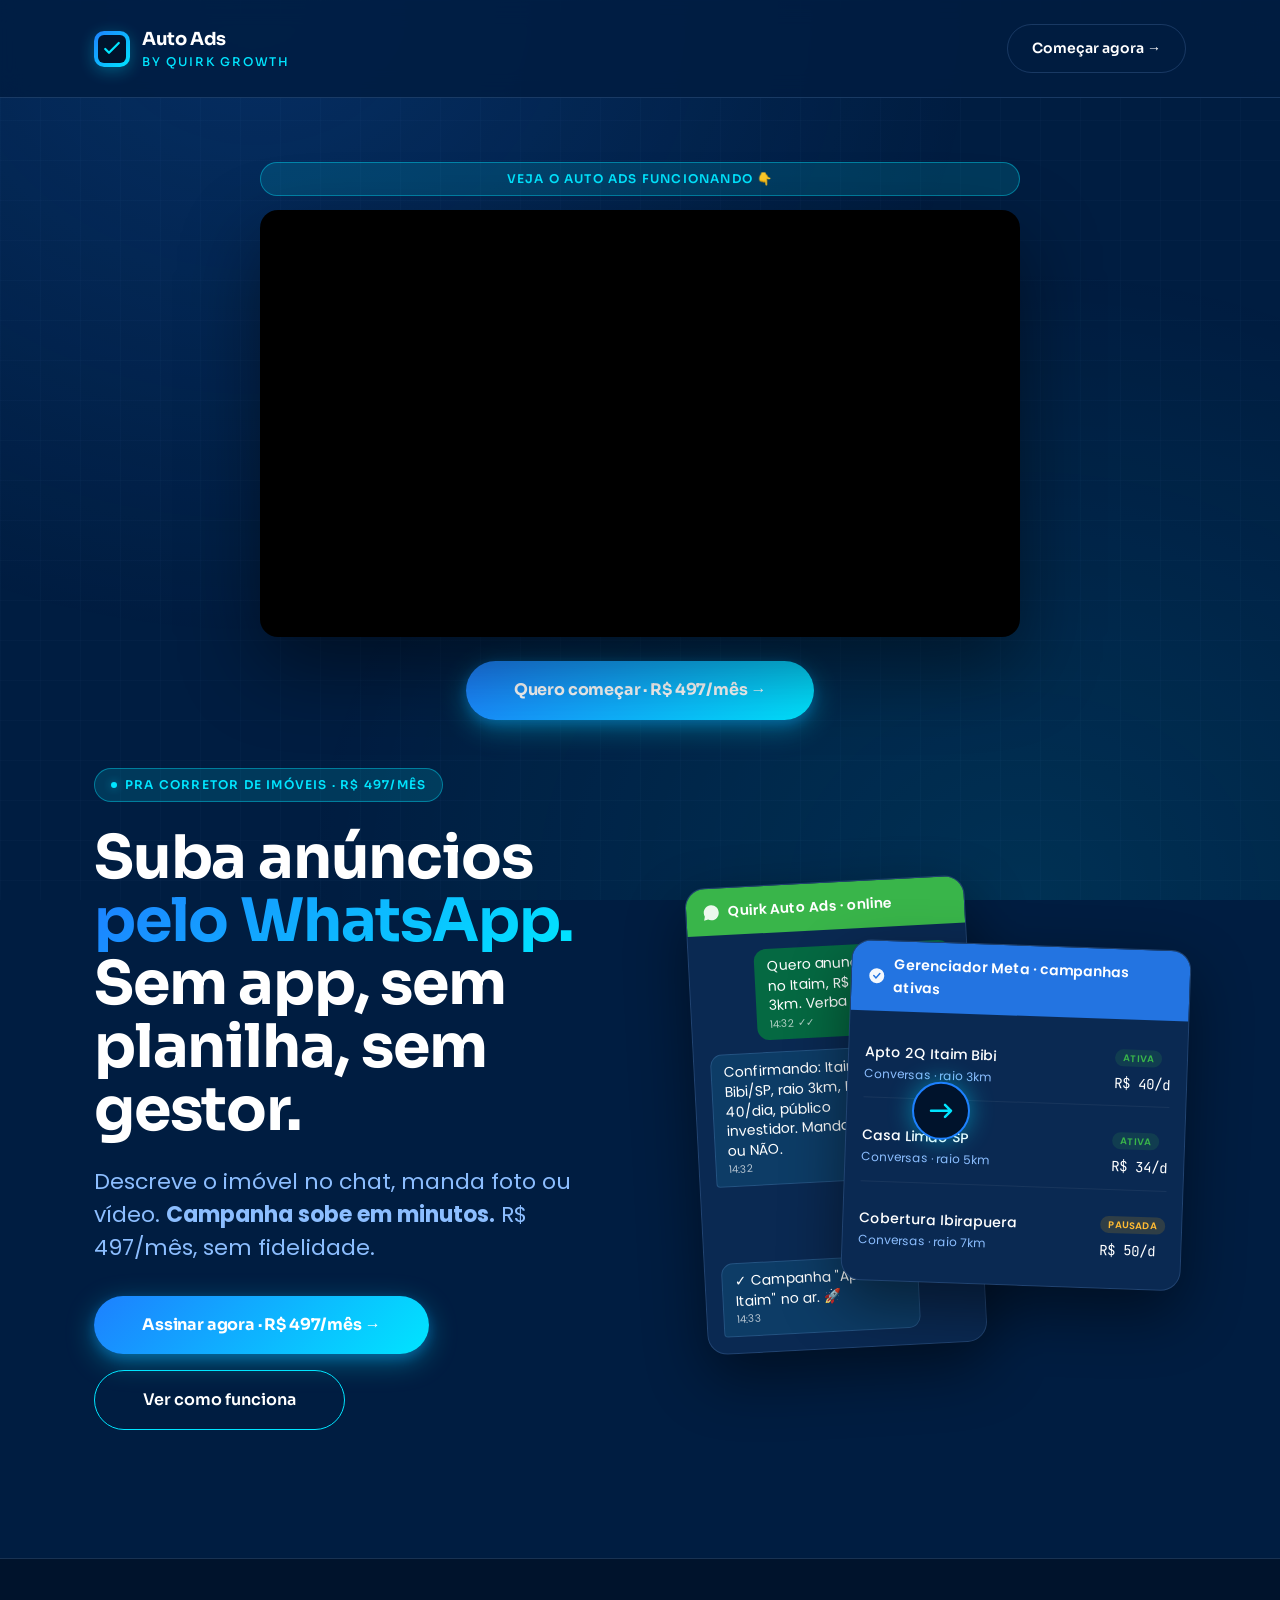
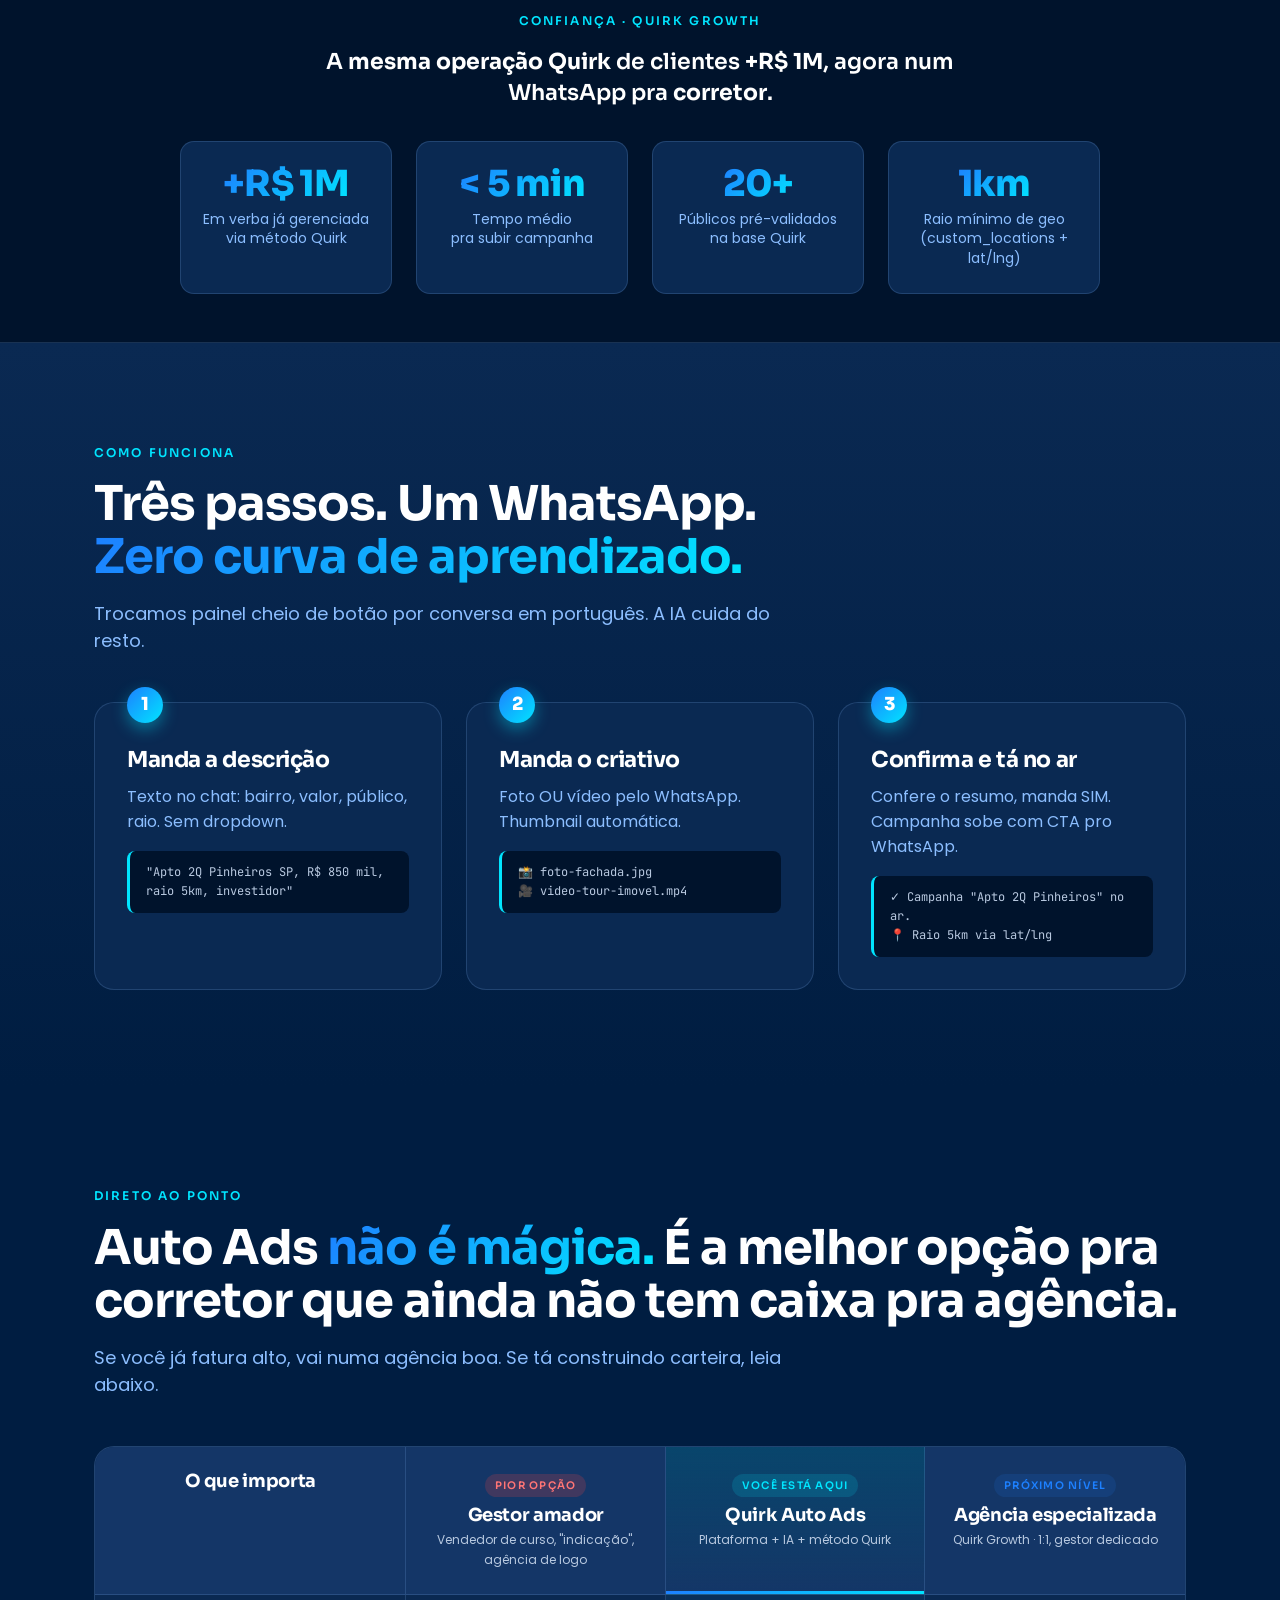
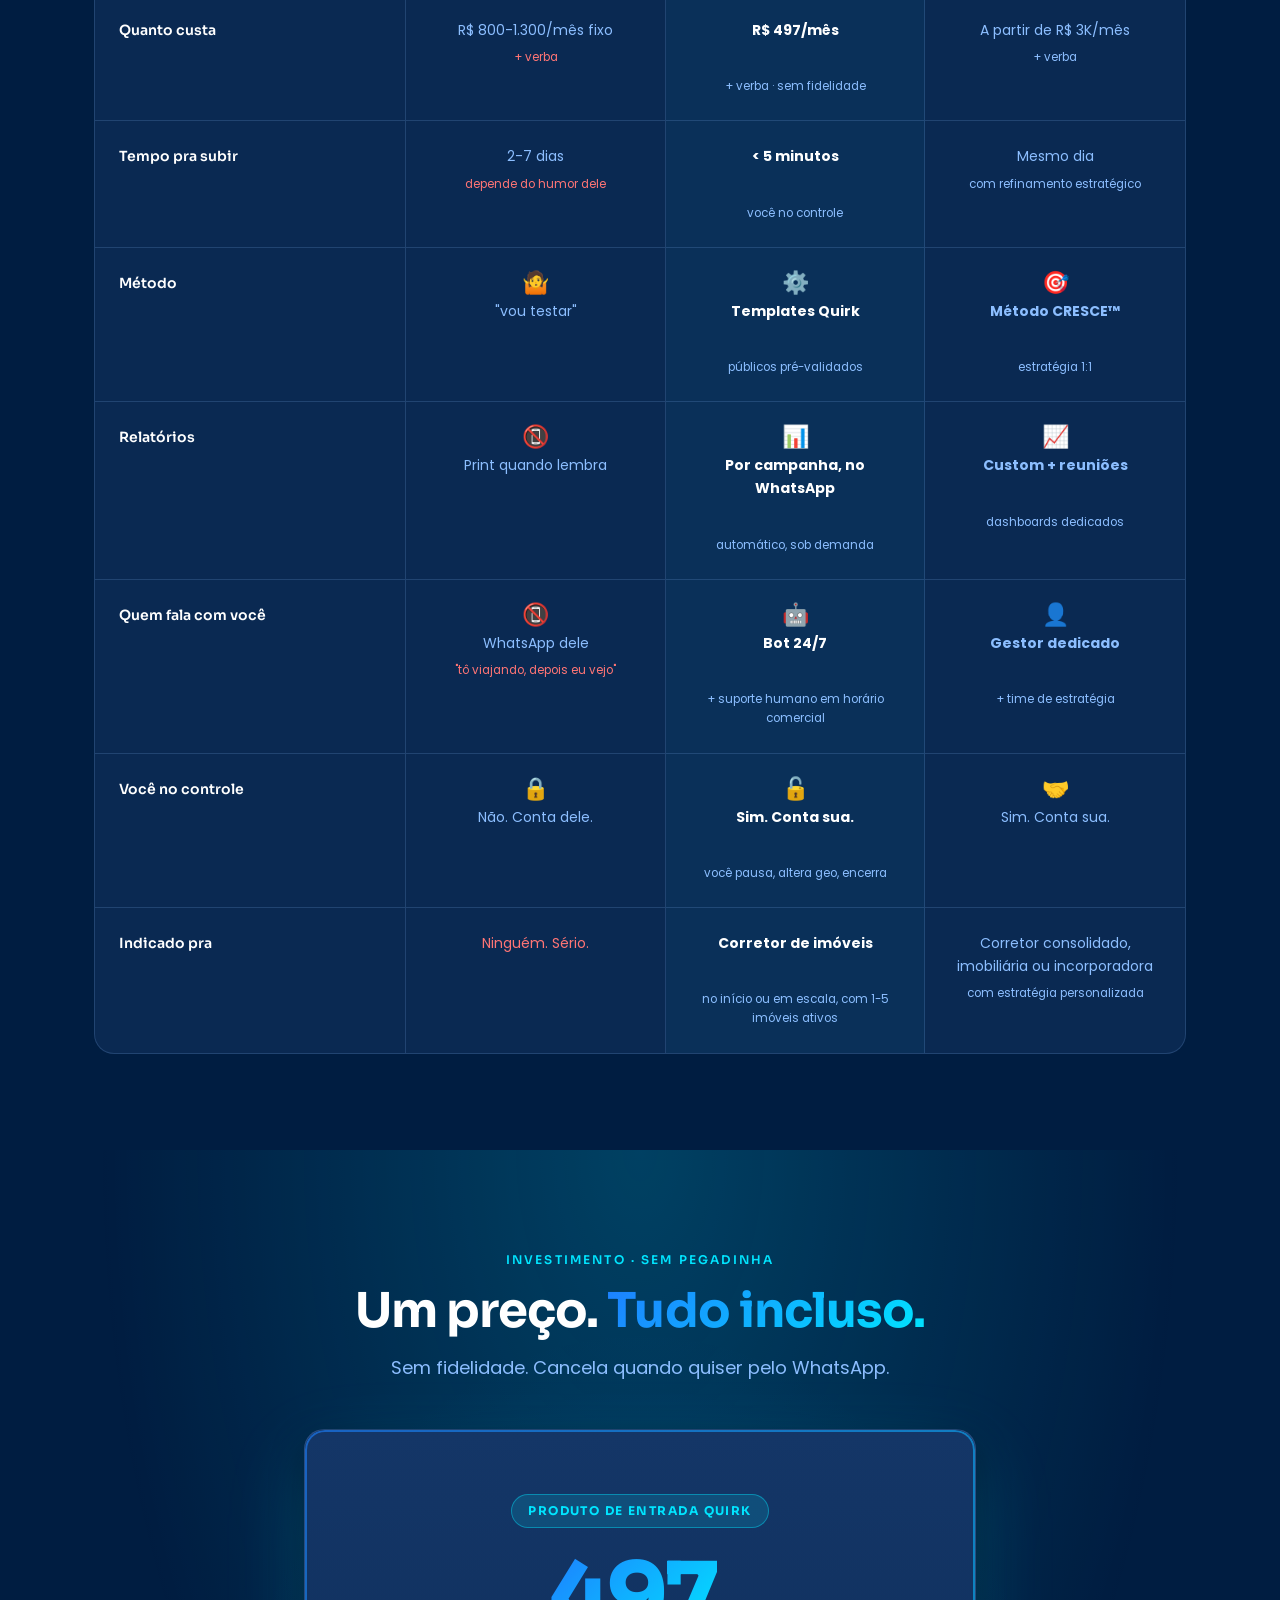
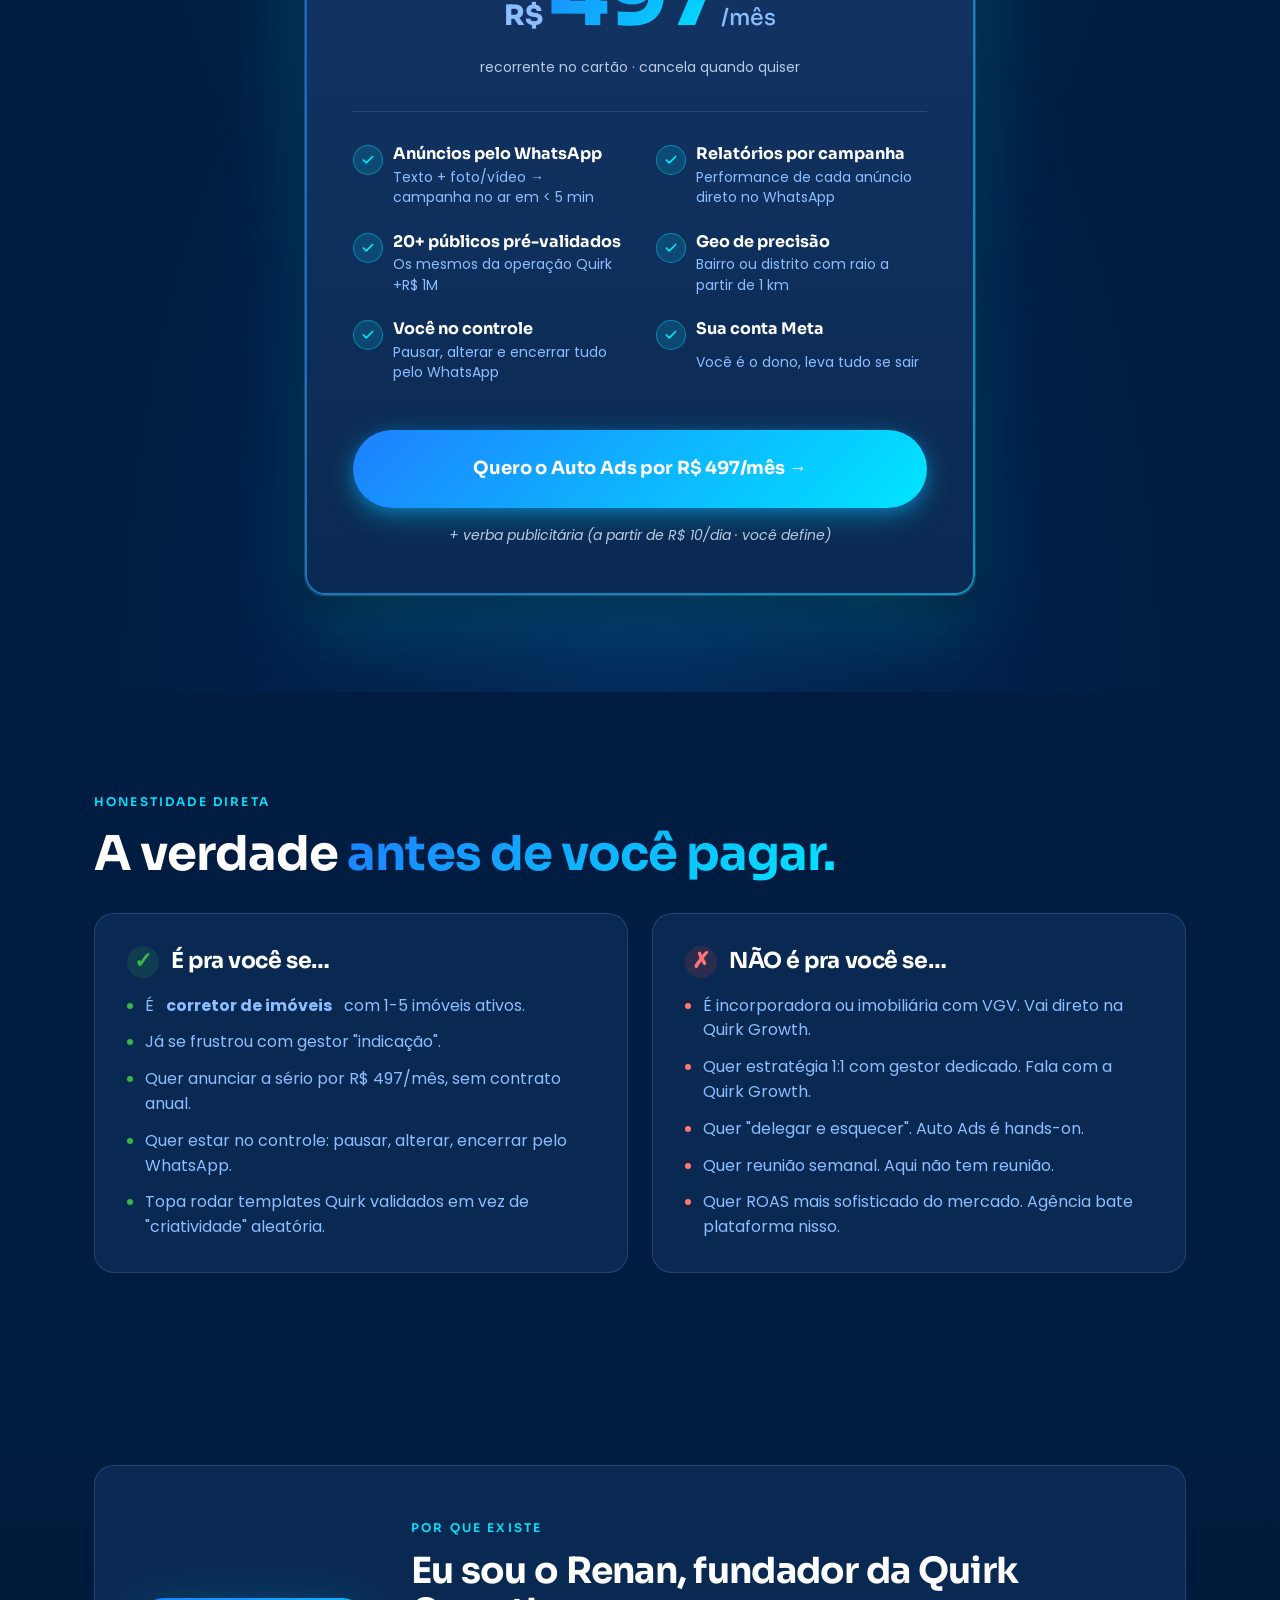
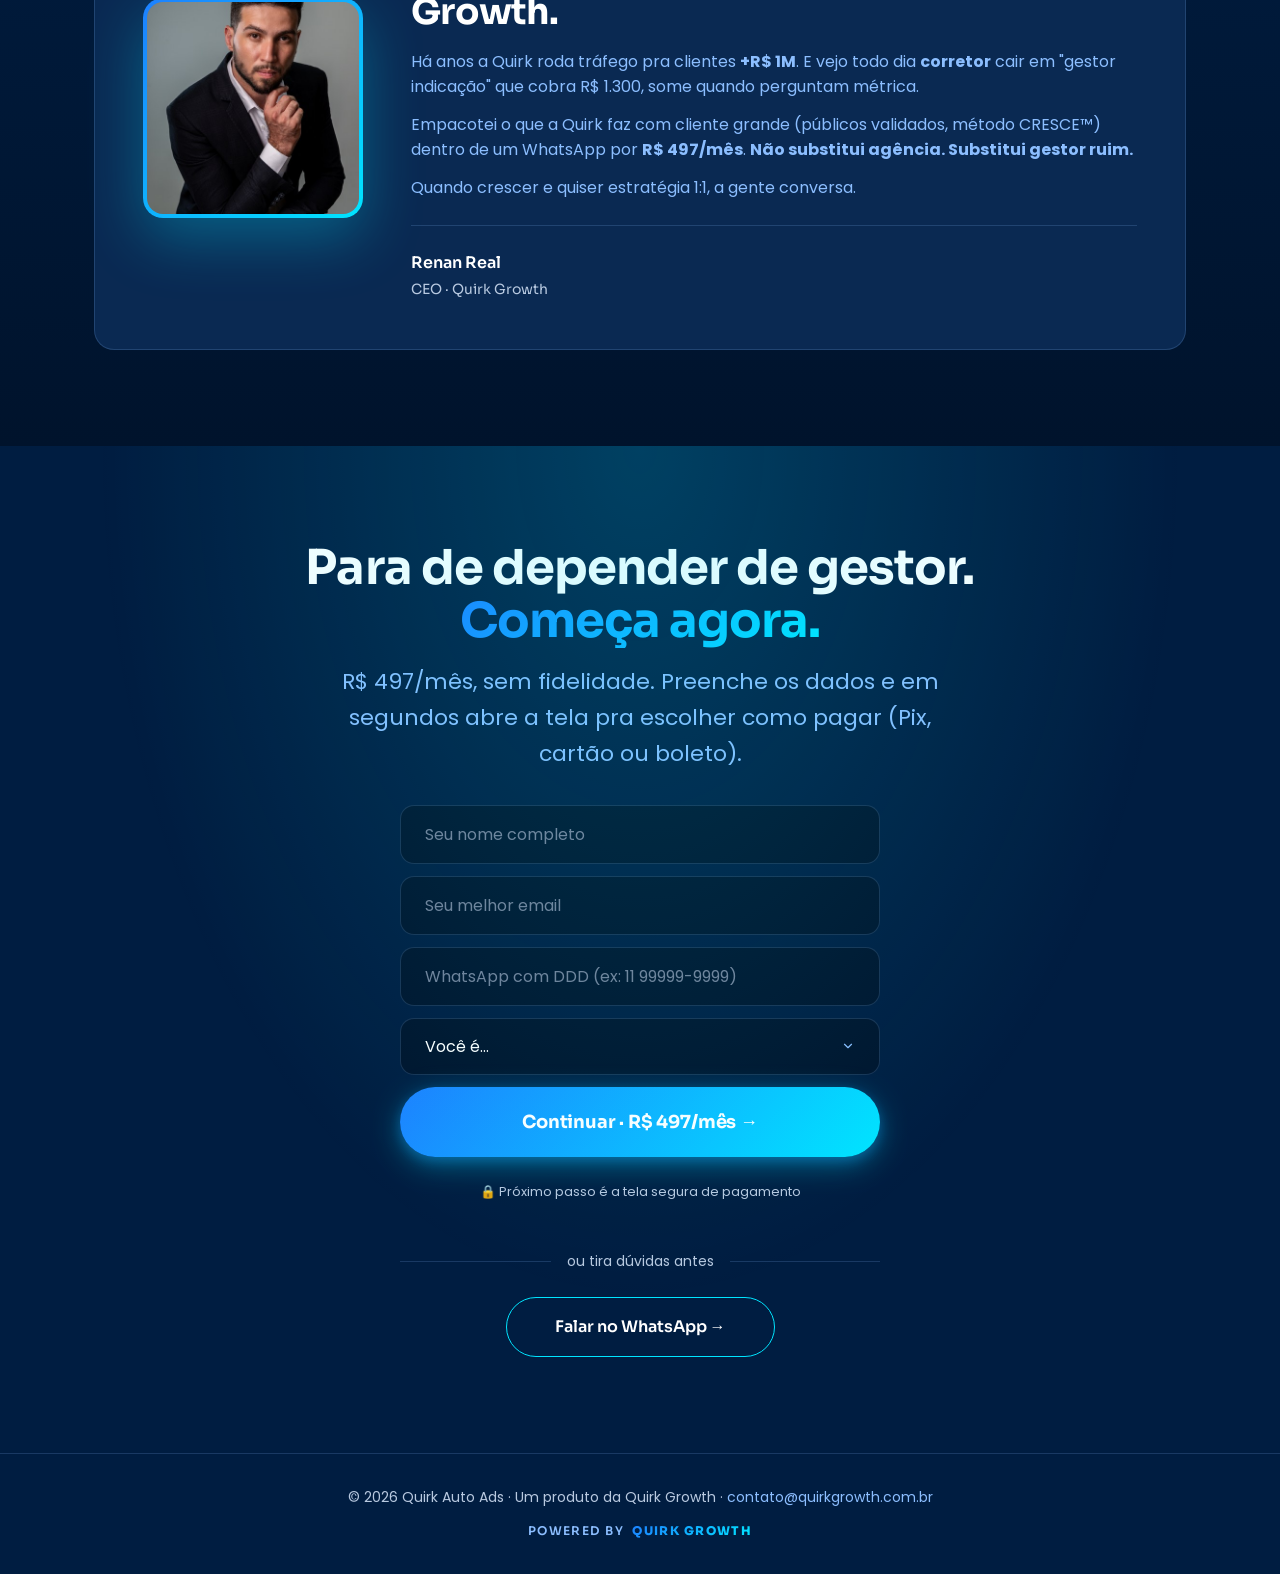
<file: auto-ads/checkout.html>
<!DOCTYPE html>
<html lang="pt-BR">
<head>
  <meta charset="UTF-8">
  <meta name="viewport" content="width=device-width, initial-scale=1.0">

  <!-- Google Tag Manager -->
  <script>(function(w,d,s,l,i){w[l]=w[l]||[];w[l].push({'gtm.start':
  new Date().getTime(),event:'gtm.js'});var f=d.getElementsByTagName(s)[0],
  j=d.createElement(s),dl=l!='dataLayer'?'&l='+l:'';j.async=true;j.src=
  'https://www.googletagmanager.com/gtm.js?id='+i+dl;f.parentNode.insertBefore(j,f);
  })(window,document,'script','dataLayer','GTM-TGBQHFJ9');</script>
  <!-- End Google Tag Manager -->

  <meta name="description" content="Checkout seguro Quirk Auto Ads — R$ 497/mês via Asaas">
  <meta name="robots" content="noindex,nofollow">
  <title>Checkout seguro · Quirk Auto Ads</title>

  <link rel="preconnect" href="https://fonts.googleapis.com">
  <link rel="preconnect" href="https://fonts.gstatic.com" crossorigin>
  <link href="https://fonts.googleapis.com/css2?family=Poppins:wght@400;500;600;700&family=Sora:wght@500;600;700;800&display=swap" rel="stylesheet">

  <link rel="icon" href="assets/img/favicon-quirk.png" type="image/png">
  <link rel="stylesheet" href="assets/styles.css">

  <style>
    /* Página focada — sem header sticky, sem distração */
    body { background: var(--color-bg); }

    .checkout-shell {
      max-width: 560px;
      margin: 0 auto;
      padding: var(--sp-6) var(--sp-5);
    }

    .ck-header {
      display: flex;
      align-items: center;
      justify-content: space-between;
      margin-bottom: var(--sp-6);
    }
    .ck-logo {
      display: flex; align-items: center; gap: var(--sp-3);
      font-family: var(--font-heading); font-weight: 700;
      color: var(--color-text); text-decoration: none;
    }
    .ck-logo .mark {
      width: 36px; height: 36px; border-radius: 10px;
      background: var(--grad-auto-ads);
      position: relative;
      display:flex;align-items:center;justify-content:center;
      box-shadow: 0 4px 16px rgba(0, 229, 255, 0.3);
    }
    .ck-logo .mark::after {
      content:''; position:absolute; inset:4px; border-radius:6px;
      background: var(--color-bg-deep);
    }
    .ck-logo small {
      display:block; color:var(--color-neon);
      font-size:.65rem; letter-spacing:.15em; text-transform:uppercase;
      margin-top:-2px;
    }
    .ck-secure {
      display: inline-flex; align-items: center; gap: 6px;
      font-size: .8rem; color: var(--color-success);
      font-weight: 600;
      padding: 6px 12px;
      background: var(--color-success-soft);
      border: 1px solid rgba(57, 181, 74, 0.3);
      border-radius: 999px;
    }

    .ck-title {
      font-family: var(--font-heading); font-weight: 800;
      font-size: 1.5rem; line-height: 1.2;
      margin-bottom: var(--sp-2);
    }
    .ck-sub { color: var(--color-text-muted); margin-bottom: var(--sp-6); }

    .card {
      background: var(--color-surface);
      border: 1px solid var(--color-border);
      border-radius: var(--radius);
      padding: var(--sp-5);
      margin-bottom: var(--sp-4);
    }

    .plan-row {
      display: flex; align-items: center; justify-content: space-between;
      gap: var(--sp-3);
    }
    .plan-info h3 {
      font-family: var(--font-heading); font-size: 1.05rem;
      margin-bottom: 4px;
    }
    .plan-info small {
      color: var(--color-text-muted); font-size: .85rem;
    }
    .plan-price {
      font-family: var(--font-heading); font-weight: 800;
      font-size: 1.4rem;
      background: var(--grad-auto-ads);
      -webkit-background-clip: text;
      background-clip: text;
      -webkit-text-fill-color: transparent;
      white-space: nowrap;
    }
    .plan-price small {
      font-size: .75rem; color: var(--color-text-muted);
      -webkit-text-fill-color: var(--color-text-muted);
      font-weight: 500; display: block; text-align: right;
    }

    /* Order Bump — estilo Kiwify (caixa destacada amarela/laranja vibrante) */
    .bump {
      position: relative;
      border-radius: var(--radius);
      padding: 0;
      margin-bottom: var(--sp-4);
      overflow: hidden;
      cursor: pointer;
      transition: transform .15s, box-shadow .2s;
      box-shadow: 0 6px 20px rgba(255, 193, 7, 0.15);
    }
    .bump:hover { transform: translateY(-2px); box-shadow: 0 10px 28px rgba(255, 193, 7, 0.25); }
    .bump-tag {
      background: #ffbb33;
      color: #1a1300;
      font-family: var(--font-heading); font-weight: 800;
      font-size: .7rem; letter-spacing: .12em;
      text-transform: uppercase;
      padding: 8px var(--sp-5);
      display: flex; align-items: center; gap: 8px;
    }
    .bump-tag::before {
      content: '⚡'; font-size: 1rem;
    }
    .bump-body {
      background: linear-gradient(180deg, #2a1d05 0%, #1f1602 100%);
      border: 2px dashed #ffbb33;
      border-top: none;
      padding: var(--sp-5);
      display: flex; gap: var(--sp-4); align-items: flex-start;
    }
    .bump-check {
      flex-shrink: 0;
      width: 28px; height: 28px;
      border: 2px solid #ffbb33;
      border-radius: 6px;
      background: rgba(255, 187, 51, 0.1);
      display: flex; align-items: center; justify-content: center;
      transition: background .15s;
      margin-top: 4px;
    }
    .bump.is-checked .bump-check {
      background: #ffbb33;
    }
    .bump.is-checked .bump-check::after {
      content: ''; display: block;
      width: 12px; height: 6px;
      border: solid #1a1300;
      border-width: 0 0 3px 3px;
      transform: rotate(-45deg) translate(1px, -2px);
    }
    .bump-content {
      flex: 1;
    }
    .bump-content h4 {
      font-family: var(--font-heading); font-weight: 700;
      font-size: 1rem; color: #ffd768;
      margin-bottom: 4px;
    }
    .bump-content p {
      font-size: .85rem; line-height: 1.4;
      color: #d8c896;
      margin-bottom: var(--sp-3);
    }
    .bump-price {
      display: flex; align-items: baseline; gap: 8px;
    }
    .bump-price-old {
      text-decoration: line-through;
      color: #9a8455; font-size: .85rem;
    }
    .bump-price-new {
      font-family: var(--font-heading); font-weight: 800;
      color: #ffd768; font-size: 1.2rem;
    }
    .bump-price small {
      color: #d8c896; font-size: .75rem;
    }

    .total-row {
      display: flex; justify-content: space-between; align-items: center;
      font-family: var(--font-heading);
      padding: var(--sp-3) 0;
      border-top: 1px dashed var(--color-border);
      margin-top: var(--sp-2);
    }
    .total-row strong { font-size: .9rem; color: var(--color-text); }
    .total-row .total-value {
      font-size: 1.3rem; font-weight: 800;
      background: var(--grad-auto-ads);
      -webkit-background-clip: text;
      background-clip: text;
      -webkit-text-fill-color: transparent;
    }

    .ck-form { display: flex; flex-direction: column; gap: var(--sp-3); }
    .ck-form label {
      font-size: .85rem; color: var(--color-text-muted);
      margin-bottom: 4px; display: block;
    }
    .ck-form input {
      width: 100%;
      padding: var(--sp-4) var(--sp-5);
      background: var(--color-bg-deep);
      color: var(--color-text);
      border: 1px solid var(--color-border);
      border-radius: var(--radius-sm);
      font-family: var(--font-sans); font-size: 1rem;
      transition: border-color .2s, box-shadow .2s;
    }
    .ck-form input:focus {
      outline: none;
      border-color: var(--color-neon);
      box-shadow: 0 0 0 3px rgba(0, 229, 255, 0.15);
    }

    .ck-submit {
      width: 100%;
      justify-content: center;
      font-size: 1.05rem !important;
      padding: var(--sp-5) var(--sp-6) !important;
      margin-top: var(--sp-3);
    }

    .ck-secure-footer {
      text-align: center;
      margin-top: var(--sp-5);
      font-size: .8rem; color: var(--color-text-soft);
      line-height: 1.5;
    }
    .ck-secure-footer strong { color: var(--color-text); }
    .ck-secure-row {
      display:flex; align-items:center; justify-content:center; gap:8px;
      margin-bottom: 8px;
    }

    .ck-feedback {
      padding: var(--sp-4);
      border-radius: var(--radius-sm);
      margin-top: var(--sp-3);
      font-size: .9rem;
    }
    .ck-feedback.loading {
      background: var(--color-neon-soft);
      border: 1px solid rgba(0, 229, 255, 0.4);
      color: var(--color-text-muted);
    }
    .ck-feedback.err {
      background: rgba(239, 68, 68, 0.12);
      border: 1px solid rgba(239, 68, 68, 0.4);
      color: #ffb0b0;
    }
    .ck-feedback.ok {
      background: var(--color-success-soft);
      border: 1px solid rgba(57, 181, 74, 0.4);
      color: #b9ffc9;
    }
    .ck-feedback a { color: inherit; font-weight:700; text-decoration: underline; }
  </style>
</head>
<body>
  <!-- Google Tag Manager (noscript) -->
  <noscript><iframe src="https://www.googletagmanager.com/ns.html?id=GTM-TGBQHFJ9"
  height="0" width="0" style="display:none;visibility:hidden"></iframe></noscript>
  <!-- End Google Tag Manager (noscript) -->

  <div class="checkout-shell">

    <div class="ck-header">
      <a href="index.html" class="ck-logo">
        <div class="mark">
          <svg width="14" height="14" viewBox="0 0 24 24" fill="none" style="position:relative;z-index:2;">
            <path d="M3 12l5 5 13-13" stroke="url(#cg)" stroke-width="3" stroke-linecap="round" stroke-linejoin="round"/>
            <defs>
              <linearGradient id="cg" x1="3" y1="4" x2="21" y2="17">
                <stop offset="0" stop-color="#00E5FF"/>
                <stop offset="1" stop-color="#1D80FF"/>
              </linearGradient>
            </defs>
          </svg>
        </div>
        <div>
          Auto Ads
          <small>by Quirk Growth</small>
        </div>
      </a>
      <span class="ck-secure">🔒 Pagamento seguro</span>
    </div>

    <h1 class="ck-title">Finalize sua assinatura</h1>
    <p class="ck-sub">Confere abaixo, preenche teu CPF/CNPJ e segue pra tela de pagamento.</p>

    <!-- 1. Plano principal -->
    <div class="card">
      <div class="plan-row">
        <div class="plan-info">
          <h3>Quirk Auto Ads</h3>
          <small>Assinatura mensal · sem fidelidade · cancela quando quiser</small>
        </div>
        <div class="plan-price">
          R$ 497<small>/mês recorrente</small>
        </div>
      </div>
    </div>

    <!-- 2. Order Bump — Criador de Anúncios Quirk -->
    <div class="bump" id="bump" onclick="toggleBump()" data-gtm="order-bump-toggle">
      <div class="bump-tag">Oferta única · só nesta página</div>
      <div class="bump-body">
        <div class="bump-check"></div>
        <div class="bump-content">
          <h4>SIM, quero ADICIONAR o Criador de Anúncios Quirk</h4>
          <p>Crie banners profissionais em segundos pelo WhatsApp. Você manda texto e fotos, a IA cria a copy, te aprova, e gera os banners prontos pra anunciar.</p>
          <div class="bump-price">
            <span class="bump-price-old">R$ 299</span>
            <span class="bump-price-new">por R$ 99</span>
            <small>· pagamento único</small>
          </div>
        </div>
      </div>
    </div>

    <!-- 3. Total -->
    <div class="card">
      <div class="total-row">
        <strong>Total hoje:</strong>
        <span class="total-value" id="total">R$ 497,00</span>
      </div>
    </div>

    <!-- 4. Form: CPF -->
    <form class="ck-form" id="ck-form" onsubmit="return submitCheckout(event)" data-gtm="checkout-form">
      <div>
        <label for="cpf_cnpj">CPF ou CNPJ <span style="color:var(--color-error)">*</span></label>
        <input type="text" id="cpf_cnpj" name="cpf_cnpj" required minlength="11"
               inputmode="numeric" placeholder="Só números"
               autocomplete="off">
      </div>

      <button type="submit" class="btn-primary ck-submit" id="ck-submit" data-gtm="checkout-submit">
        Ir para pagamento →
      </button>

      <div class="ck-feedback" id="ck-feedback" hidden></div>
    </form>

    <div class="ck-secure-footer">
      <div class="ck-secure-row">
        <svg width="16" height="16" viewBox="0 0 24 24" fill="none" stroke="currentColor" stroke-width="2">
          <rect x="3" y="11" width="18" height="11" rx="2" ry="2"/>
          <path d="M7 11V7a5 5 0 0 1 10 0v4"/>
        </svg>
        <strong>Pagamento processado pelo Asaas</strong>
      </div>
      <p>Você escolhe entre Pix, cartão de crédito ou boleto.<br>HTTPS · Conexão criptografada · PCI DSS</p>
    </div>

  </div>

  <script>
    const PRICE_MAIN = 497;
    const PRICE_BUMP = 99;
    let bumpChecked = false;

    // Lê query params da LP (página anterior)
    const url = new URL(location.href);
    const lead = {
      nome:     url.searchParams.get('nome')     || '',
      email:    url.searchParams.get('email')    || '',
      whatsapp: url.searchParams.get('whatsapp') || '',
      perfil:   url.searchParams.get('perfil')   || '',
    };

    // Se algum dado faltou, volta pra LP
    if (!lead.nome || !lead.email || !lead.whatsapp) {
      location.href = 'index.html#comecar';
    }

    function toggleBump() {
      bumpChecked = !bumpChecked;
      document.getElementById('bump').classList.toggle('is-checked', bumpChecked);
      const total = PRICE_MAIN + (bumpChecked ? PRICE_BUMP : 0);
      document.getElementById('total').textContent =
        'R$ ' + total.toFixed(2).replace('.', ',');
    }

    function fmtCpfCnpj(s) {
      return String(s || '').replace(/\D/g, '');
    }

    async function submitCheckout(ev) {
      ev.preventDefault();
      const form = ev.target;
      const fb = document.getElementById('ck-feedback');
      const btn = document.getElementById('ck-submit');

      const cpf = fmtCpfCnpj(document.getElementById('cpf_cnpj').value);
      if (cpf.length !== 11 && cpf.length !== 14) {
        fb.hidden = false;
        fb.className = 'ck-feedback err';
        fb.textContent = '⚠️ CPF (11 dígitos) ou CNPJ (14 dígitos) inválido.';
        return false;
      }

      const payload = {
        ...lead,
        cpf_cnpj: cpf,
        order_bump: bumpChecked,
        origem: 'checkout',
        url: location.href,
        timestamp: new Date().toISOString(),
      };

      fb.hidden = false;
      fb.className = 'ck-feedback loading';
      fb.innerHTML = '⏳ Gerando sua cobrança no Asaas... (alguns segundos)';
      btn.disabled = true;

      try {
        const r = await fetch('https://n8n.quirkgrowth.online/webhook/quirk-auto-ads-criar-cobranca', {
          method: 'POST',
          headers: { 'Content-Type': 'application/json' },
          body: JSON.stringify(payload),
        });
        const result = await r.json();

        if (!result.ok) {
          throw new Error(
            result.erro === 'validacao'
              ? (result.detalhes || []).join(', ')
              : (result.erro || 'erro desconhecido')
          );
        }

        window.dataLayer = window.dataLayer || [];
        dataLayer.push({ event: 'begin_checkout', value: PRICE_MAIN + (bumpChecked?PRICE_BUMP:0), currency: 'BRL', items: bumpChecked ? ['plano','order_bump'] : ['plano'] });

        fb.className = 'ck-feedback ok';
        fb.innerHTML = '✓ Cobrança criada! Te levando pra tela de pagamento...';

        if (result.invoice_url) {
          setTimeout(() => { window.location.href = result.invoice_url; }, 700);
        } else {
          fb.innerHTML = '⚠️ Cobrança criada mas a URL ainda não tá disponível. <a href="https://wa.me/5511952136200?text=Erro%20no%20checkout%20Auto%20Ads" target="_blank" data-gtm="wa-erro-checkout">Chama no WhatsApp pra resolver.</a>';
          btn.disabled = false;
        }
      } catch (e) {
        fb.className = 'ck-feedback err';
        fb.innerHTML = '⚠️ ' + (e.message || 'Erro') + '. <a href="https://wa.me/5511952136200?text=Erro%20no%20checkout%20Auto%20Ads" target="_blank" data-gtm="wa-erro-checkout">Chama no WhatsApp direto.</a>';
        btn.disabled = false;
      }
      return false;
    }
  </script>

</body>
</html>
</file>
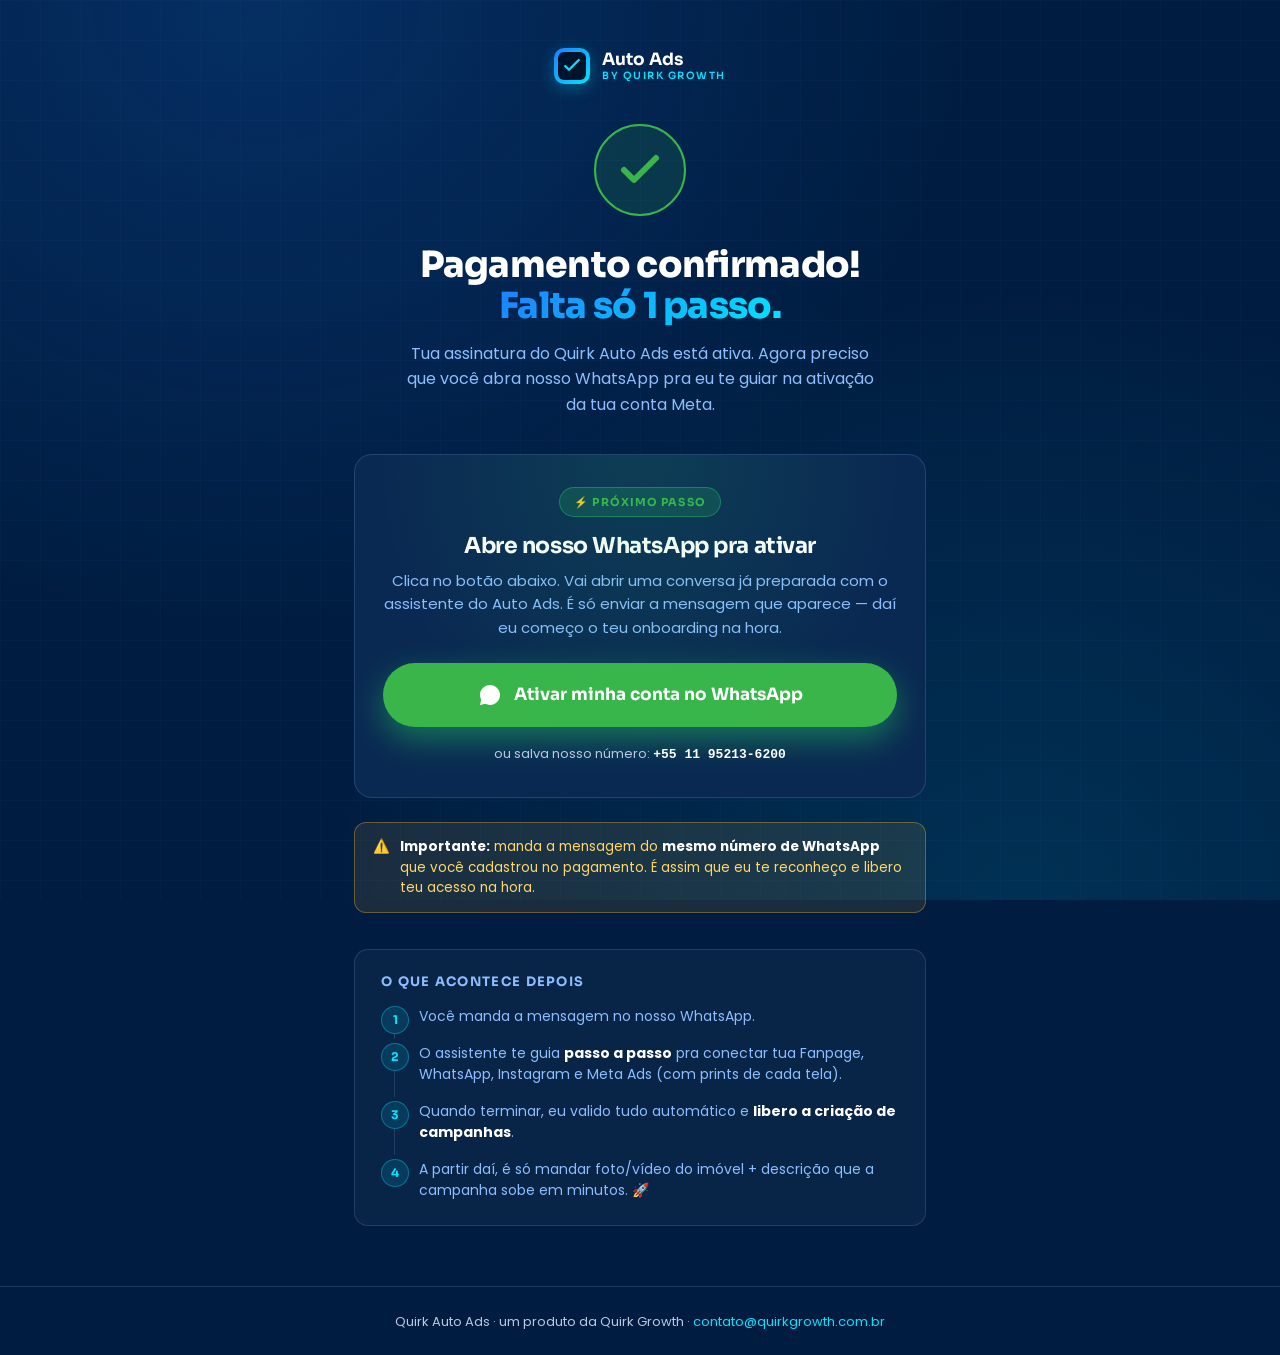
<file: auto-ads/obrigado.html>
<!DOCTYPE html>
<html lang="pt-BR">
<head>
  <meta charset="UTF-8">
  <meta name="viewport" content="width=device-width, initial-scale=1.0">

  <!-- Google Tag Manager -->
  <script>(function(w,d,s,l,i){w[l]=w[l]||[];w[l].push({'gtm.start':
  new Date().getTime(),event:'gtm.js'});var f=d.getElementsByTagName(s)[0],
  j=d.createElement(s),dl=l!='dataLayer'?'&l='+l:'';j.async=true;j.src=
  'https://www.googletagmanager.com/gtm.js?id='+i+dl;f.parentNode.insertBefore(j,f);
  })(window,document,'script','dataLayer','GTM-TGBQHFJ9');</script>
  <!-- End Google Tag Manager -->

  <meta name="robots" content="noindex,nofollow">
  <title>Pagamento confirmado · Quirk Auto Ads</title>

  <link rel="preconnect" href="https://fonts.googleapis.com">
  <link rel="preconnect" href="https://fonts.gstatic.com" crossorigin>
  <link href="https://fonts.googleapis.com/css2?family=Poppins:wght@400;500;600;700&family=Sora:wght@500;600;700;800&display=swap" rel="stylesheet">

  <link rel="icon" href="assets/img/favicon-quirk.png" type="image/png">
  <link rel="stylesheet" href="assets/styles.css">

  <!-- Conversão (Purchase) → dataLayer · GTM dispara Meta CAPI + GA4 · container GTM-TGBQHFJ9 -->
  <script>
    window.dataLayer = window.dataLayer || [];
    dataLayer.push({ event: 'purchase', value: 497.00, currency: 'BRL' });
  </script>

  <style>
    body {
      min-height: 100vh;
      display: flex;
      flex-direction: column;
    }
    .obg-shell {
      flex: 1;
      max-width: 620px;
      margin: 0 auto;
      padding: 48px 24px 60px;
      text-align: center;
    }

    /* Logo topo */
    .obg-logo {
      display: inline-flex; align-items: center; gap: 12px;
      margin-bottom: 40px;
      text-decoration: none; color: var(--color-text);
    }
    .obg-logo .mark {
      width: 36px; height: 36px; border-radius: 10px;
      background: var(--grad-auto-ads);
      position: relative; display: flex; align-items: center; justify-content: center;
      box-shadow: 0 4px 16px rgba(0, 229, 255, 0.3);
    }
    .obg-logo .mark::after { content:''; position:absolute; inset:4px; border-radius:6px; background: var(--color-bg-deep); }
    .obg-logo .txt { font-family: var(--font-heading); font-weight: 700; font-size: 17px; line-height: 1; text-align: left; }
    .obg-logo .txt small {
      display:block; color: var(--color-neon); font-size: 10px;
      letter-spacing: .15em; text-transform: uppercase; margin-top: 3px; font-weight: 600;
    }

    /* Check animado */
    .check-circle {
      width: 92px; height: 92px;
      margin: 0 auto 28px;
      border-radius: 50%;
      background: var(--color-success-soft);
      border: 2px solid var(--color-success);
      display: flex; align-items: center; justify-content: center;
      animation: pop .5s cubic-bezier(.2,.8,.3,1.2);
    }
    .check-circle svg { width: 48px; height: 48px; }
    @keyframes pop { 0% { transform: scale(.4); opacity: 0; } 100% { transform: scale(1); opacity: 1; } }

    .obg-shell h1 {
      font-family: var(--font-heading);
      font-size: clamp(26px, 5vw, 36px);
      font-weight: 800;
      line-height: 1.15;
      letter-spacing: -.02em;
      margin-bottom: 14px;
    }
    .obg-shell h1 .grad {
      background: var(--grad-auto-ads);
      -webkit-background-clip: text; background-clip: text; -webkit-text-fill-color: transparent;
    }
    .obg-lead {
      color: var(--color-text-muted);
      font-size: 16px;
      max-width: 480px;
      margin: 0 auto 36px;
      line-height: 1.6;
    }

    /* Card do próximo passo */
    .next-step {
      background: var(--color-surface);
      border: 1px solid var(--color-border);
      border-radius: 18px;
      padding: 32px 28px;
      margin-bottom: 24px;
      position: relative;
      overflow: hidden;
    }
    .next-step::before {
      content: ''; position: absolute; inset: 0;
      background: radial-gradient(ellipse at 50% 0%, rgba(37, 211, 102, 0.12) 0%, transparent 65%);
      pointer-events: none;
    }
    .next-badge {
      display: inline-block;
      background: rgba(37, 211, 102, 0.16);
      color: var(--color-success);
      border: 1px solid rgba(37, 211, 102, 0.4);
      padding: 5px 14px; border-radius: 999px;
      font-family: var(--font-heading); font-weight: 700;
      font-size: 11px; letter-spacing: .1em; text-transform: uppercase;
      margin-bottom: 16px;
    }
    .next-step h2 {
      font-family: var(--font-heading);
      font-size: 22px; font-weight: 700;
      margin-bottom: 10px;
    }
    .next-step p {
      color: var(--color-text-muted);
      font-size: 15px; line-height: 1.55;
      margin-bottom: 24px;
    }

    .btn-wa {
      display: inline-flex; align-items: center; justify-content: center;
      gap: 12px;
      width: 100%;
      padding: 18px 28px;
      background: var(--color-success);
      color: white;
      border-radius: 999px;
      font-family: var(--font-heading);
      font-weight: 700;
      font-size: 17px;
      text-decoration: none;
      box-shadow: 0 12px 32px rgba(37, 211, 102, 0.45);
      transition: transform .15s, box-shadow .15s;
    }
    .btn-wa:hover { transform: translateY(-2px); box-shadow: 0 16px 40px rgba(37, 211, 102, 0.6); }
    .btn-wa svg { width: 24px; height: 24px; }

    .wa-number {
      margin-top: 16px;
      font-size: 13px;
      color: var(--color-text-soft);
    }
    .wa-number strong { color: var(--color-text); font-family: var(--font-mono); }

    /* Aviso telefone */
    .obg-warn {
      background: rgba(255, 187, 51, 0.1);
      border: 1px solid rgba(255, 187, 51, 0.35);
      border-radius: 12px;
      padding: 14px 18px;
      font-size: 13.5px;
      color: #ffd768;
      line-height: 1.5;
      text-align: left;
      display: flex; gap: 10px; align-items: flex-start;
    }
    .obg-warn strong { color: #fff; }

    /* O que vem depois */
    .timeline {
      margin-top: 36px;
      text-align: left;
      background: rgba(255,255,255,.03);
      border: 1px solid var(--color-border);
      border-radius: 14px;
      padding: 24px 26px;
    }
    .timeline h3 {
      font-family: var(--font-heading);
      font-size: 13px; text-transform: uppercase; letter-spacing: .1em;
      color: var(--color-text-muted); margin-bottom: 16px;
    }
    .timeline ol { list-style: none; counter-reset: tl; }
    .timeline li {
      counter-increment: tl;
      position: relative;
      padding-left: 38px;
      padding-bottom: 16px;
      color: var(--color-text-muted);
      font-size: 14px;
      line-height: 1.5;
    }
    .timeline li:last-child { padding-bottom: 0; }
    .timeline li::before {
      content: counter(tl);
      position: absolute; left: 0; top: 0;
      width: 26px; height: 26px;
      background: rgba(0, 229, 255, 0.12);
      border: 1px solid rgba(0, 229, 255, 0.35);
      color: var(--color-neon);
      border-radius: 50%;
      display: flex; align-items: center; justify-content: center;
      font-family: var(--font-heading); font-weight: 700; font-size: 12px;
    }
    .timeline li:not(:last-child)::after {
      content: ''; position: absolute; left: 12.5px; top: 28px; bottom: 4px;
      width: 1px; background: var(--color-border);
    }
    .timeline li strong { color: var(--color-text); }

    .obg-footer {
      text-align: center;
      padding: 24px;
      color: var(--color-text-soft);
      font-size: 13px;
      border-top: 1px solid var(--color-border);
    }
    .obg-footer a { color: var(--color-neon); text-decoration: none; }
  </style>
</head>
<body>
  <!-- Google Tag Manager (noscript) -->
  <noscript><iframe src="https://www.googletagmanager.com/ns.html?id=GTM-TGBQHFJ9"
  height="0" width="0" style="display:none;visibility:hidden"></iframe></noscript>
  <!-- End Google Tag Manager (noscript) -->

  <div class="obg-shell">

    <a href="index.html" class="obg-logo">
      <div class="mark">
        <svg width="18" height="18" viewBox="0 0 24 24" fill="none" style="position:relative;z-index:2;">
          <path d="M3 12l5 5 13-13" stroke="url(#g)" stroke-width="3" stroke-linecap="round" stroke-linejoin="round"/>
          <defs><linearGradient id="g" x1="3" y1="4" x2="21" y2="17"><stop offset="0" stop-color="#00E5FF"/><stop offset="1" stop-color="#1D80FF"/></linearGradient></defs>
        </svg>
      </div>
      <div class="txt">Auto Ads<small>by Quirk Growth</small></div>
    </a>

    <div class="check-circle">
      <svg viewBox="0 0 24 24" fill="none" stroke="#39b54a" stroke-width="3" stroke-linecap="round" stroke-linejoin="round">
        <polyline points="20 6 9 17 4 12"/>
      </svg>
    </div>

    <h1>Pagamento confirmado!<br><span class="grad">Falta só 1 passo.</span></h1>
    <p class="obg-lead">
      Tua assinatura do Quirk Auto Ads está ativa. Agora preciso que você abra nosso WhatsApp pra eu te guiar na ativação da tua conta Meta.
    </p>

    <div class="next-step">
      <span class="next-badge">⚡ Próximo passo</span>
      <h2>Abre nosso WhatsApp pra ativar</h2>
      <p>Clica no botão abaixo. Vai abrir uma conversa já preparada com o assistente do Auto Ads. É só enviar a mensagem que aparece — daí eu começo o teu onboarding na hora.</p>

      <a id="waBtn" href="https://wa.me/5511952136200?text=Acabei%20de%20assinar%20o%20Quirk%20Auto%20Ads%21%20Quero%20ativar%20minha%20conta." target="_blank" rel="noopener" class="btn-wa" onclick="trackActivate()" data-gtm="wa-ativar">
        <svg viewBox="0 0 24 24" fill="currentColor"><path d="M12 2C6.48 2 2 6.48 2 12c0 1.71.44 3.32 1.2 4.72L2 22l5.4-1.18C8.74 21.56 10.32 22 12 22c5.52 0 10-4.48 10-10S17.52 2 12 2z"/></svg>
        Ativar minha conta no WhatsApp
      </a>

      <div class="wa-number">ou salva nosso número: <strong>+55 11 95213-6200</strong></div>
    </div>

    <div class="obg-warn">
      <span>⚠️</span>
      <span><strong>Importante:</strong> manda a mensagem do <strong>mesmo número de WhatsApp</strong> que você cadastrou no pagamento. É assim que eu te reconheço e libero teu acesso na hora.</span>
    </div>

    <div class="timeline">
      <h3>O que acontece depois</h3>
      <ol>
        <li>Você manda a mensagem no nosso WhatsApp.</li>
        <li>O assistente te guia <strong>passo a passo</strong> pra conectar tua Fanpage, WhatsApp, Instagram e Meta Ads (com prints de cada tela).</li>
        <li>Quando terminar, eu valido tudo automático e <strong>libero a criação de campanhas</strong>.</li>
        <li>A partir daí, é só mandar foto/vídeo do imóvel + descrição que a campanha sobe em minutos. 🚀</li>
      </ol>
    </div>

  </div>

  <footer class="obg-footer">
    Quirk Auto Ads · um produto da Quirk Growth · <a href="mailto:contato@quirkgrowth.com.br">contato@quirkgrowth.com.br</a>
  </footer>

  <script>
    function trackActivate() {
      window.dataLayer = window.dataLayer || [];
      dataLayer.push({ event: 'activate_click' });
    }

    // Se o Asaas passar params (?nome=&phone=), personaliza o texto da mensagem
    const p = new URLSearchParams(location.search);
    const nome = p.get('nome') || p.get('name') || '';
    if (nome) {
      const h1 = document.querySelector('h1');
      h1.innerHTML = 'Parabéns, ' + nome.split(' ')[0] + '!<br><span class="grad">Falta só 1 passo.</span>';
    }
  </script>

</body>
</html>
</file>
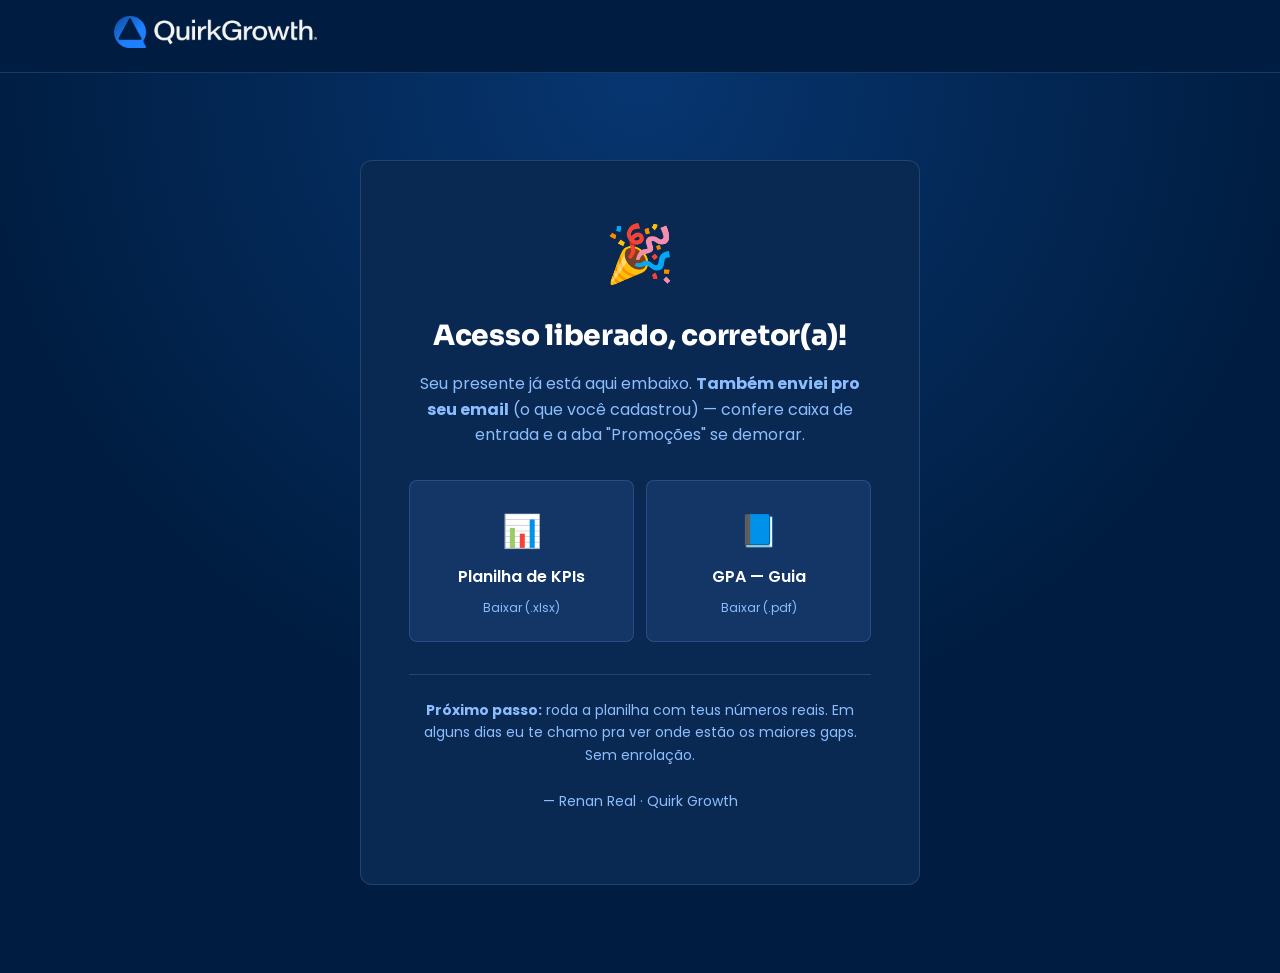
<file: iscas/obrigado.html>
<!DOCTYPE html>
<html lang="pt-BR">
<head>
  <meta charset="UTF-8">
  <meta name="viewport" content="width=device-width, initial-scale=1.0">
  <title>Tá liberado! | Quirk Growth</title>

  <link rel="preconnect" href="https://fonts.googleapis.com">
  <link rel="preconnect" href="https://fonts.gstatic.com" crossorigin>
  <link href="https://fonts.googleapis.com/css2?family=Poppins:wght@400;500;600;700&family=Sora:wght@500;600;700;800&display=swap" rel="stylesheet">
  <link rel="stylesheet" href="assets/styles.css">

  <!-- ====== META PIXEL ====== -->
  <script>
    !function(f,b,e,v,n,t,s)
    {if(f.fbq)return;n=f.fbq=function(){n.callMethod?
    n.callMethod.apply(n,arguments):n.queue.push(arguments)};
    if(!f._fbq)f._fbq=n;n.push=n;n.loaded=!0;n.version='2.0';
    n.queue=[];t=b.createElement(e);t.async=!0;
    t.src=v;s=b.getElementsByTagName(e)[0];
    s.parentNode.insertBefore(t,s)}(window, document,'script',
    'https://connect.facebook.net/en_US/fbevents.js');
    fbq('init', '905158130958739');
    fbq('track', 'PageView');
    fbq('track', 'CompleteRegistration', { content_name: 'iscas_kpi_gpa' });
  </script>
  <noscript><img height="1" width="1" style="display:none"
    src="https://www.facebook.com/tr?id=905158130958739&ev=CompleteRegistration&noscript=1"/></noscript>

  <!-- ====== GOOGLE ANALYTICS 4 ====== -->
  <script async src="https://www.googletagmanager.com/gtag/js?id=G-XXXXXXXXXX"></script>
  <script>
    window.dataLayer = window.dataLayer || [];
    function gtag(){dataLayer.push(arguments);}
    gtag('js', new Date());
    gtag('config', 'G-XXXXXXXXXX');
    gtag('event', 'conversion', { event_category: 'lead', event_label: 'iscas_kpi_gpa' });
  </script>
</head>
<body>
  <header class="site-header">
    <div class="container">
      <a href="/" class="logo-link">
        <img src="assets/img/logo-quirk.png" alt="Quirk Growth" class="logo" onerror="this.style.display='none'; this.parentNode.querySelector('.logo-fallback').style.display='inline-block';">
        <span class="logo-fallback" style="display:none;">QuirkGrowth</span>
      </a>
    </div>
  </header>

  <main class="thanks">
    <div class="thanks-card">
      <div class="thanks-icon">🎉</div>
      <h1 id="thanks-headline">Acesso liberado, <span id="lead-nome">corretor(a)</span>!</h1>
      <p>Seu presente já está aqui embaixo. <strong>Também enviei pro seu email</strong> (<span id="lead-email">o que você cadastrou</span>) — confere caixa de entrada e a aba "Promoções" se demorar.</p>

      <div class="download-grid">
        <!-- TODO: substituir URLs de download -->
        <a class="download-btn" href="https://drive.google.com/uc?export=download&id=1SlOHXIyFjECKPqhuIuqo7L15flsuP7tt" target="_blank" rel="noopener" id="btn-planilha">
          <span class="download-btn-icon">📊</span>
          <span class="download-btn-label">Planilha de KPIs</span>
          <span class="download-btn-sub">Baixar (.xlsx)</span>
        </a>
        <a class="download-btn" href="https://drive.google.com/uc?export=download&id=18OOwRd8jl76_f4qeJQkRv803ZBa0DuAi" target="_blank" rel="noopener" id="btn-gpa">
          <span class="download-btn-icon">📘</span>
          <span class="download-btn-label">GPA — Guia</span>
          <span class="download-btn-sub">Baixar (.pdf)</span>
        </a>
      </div>

      <div class="thanks-footer">
        <p><strong>Próximo passo:</strong> roda a planilha com teus números reais. Em alguns dias eu te chamo pra ver onde estão os maiores gaps. Sem enrolação.</p>
        <p style="margin-top: 12px;">— Renan Real · Quirk Growth</p>
      </div>
    </div>
  </main>

  <script>
    // Preenche nome e email com o que ficou na sessionStorage (se tiver vindo do form)
    try {
      const nome = sessionStorage.getItem('lead_nome');
      const email = sessionStorage.getItem('lead_email');
      if (nome) {
        const firstName = nome.trim().split(' ')[0];
        document.getElementById('lead-nome').textContent = firstName;
      }
      if (email) {
        document.getElementById('lead-email').textContent = email;
      }
    } catch (_) {}

    // Track clicks nos downloads
    document.getElementById('btn-planilha')?.addEventListener('click', () => {
      if (typeof fbq !== 'undefined') fbq('trackCustom', 'DownloadPlanilha');
      if (typeof gtag !== 'undefined') gtag('event', 'download', { item: 'planilha_kpis' });
    });
    document.getElementById('btn-gpa')?.addEventListener('click', () => {
      if (typeof fbq !== 'undefined') fbq('trackCustom', 'DownloadGPA');
      if (typeof gtag !== 'undefined') gtag('event', 'download', { item: 'gpa' });
    });
  </script>
</body>
</html>
</file>
<file: auto-ads/assets/styles.css>
/* ============================================
   QUIRK AUTO ADS — Landing Page
   Identidade Quirk (azul #1D80FF / fundo #001D41)
   + traço de diferenciação: ciano-neon #00E5FF para
   representar a camada de automação/tecnologia
   ============================================ */

:root {
  /* Paleta Quirk base */
  --color-bg: #001D41;
  --color-bg-deep: #00132C;
  --color-surface: #0a2952;
  --color-surface-2: #143667;
  --color-text: #ffffff;
  --color-text-muted: #8CBEFF;
  --color-text-soft: #b8c9e0;
  --color-quirk-blue: #1D80FF;
  --color-quirk-blue-hover: #4d9eff;
  --color-quirk-blue-soft: rgba(29, 128, 255, 0.12);
  --color-success: #39b54a;
  --color-success-soft: rgba(57, 181, 74, 0.14);
  --color-border: rgba(140, 190, 255, 0.18);
  --color-error: #ef4444;

  /* DIFERENCIAÇÃO Auto Ads — ciano-neon (automação/ai) */
  --color-neon: #00E5FF;
  --color-neon-soft: rgba(0, 229, 255, 0.14);
  --color-neon-glow: rgba(0, 229, 255, 0.45);

  /* Gradients */
  --grad-auto-ads: linear-gradient(135deg, var(--color-quirk-blue) 0%, var(--color-neon) 100%);
  --grad-surface: linear-gradient(180deg, var(--color-surface) 0%, var(--color-bg) 100%);

  /* Typography */
  --font-heading: 'Sora', -apple-system, BlinkMacSystemFont, sans-serif;
  --font-sans: 'Poppins', -apple-system, BlinkMacSystemFont, sans-serif;
  --font-mono: 'JetBrains Mono', 'SF Mono', Menlo, monospace;
  --fs-xs: 0.75rem;
  --fs-sm: 0.875rem;
  --fs-base: 1rem;
  --fs-lg: 1.125rem;
  --fs-xl: 1.375rem;
  --fs-2xl: 1.75rem;
  --fs-3xl: 2.25rem;
  --fs-4xl: 3rem;
  --fs-5xl: 3.75rem;

  /* Spacing */
  --sp-1: 0.25rem;
  --sp-2: 0.5rem;
  --sp-3: 0.75rem;
  --sp-4: 1rem;
  --sp-5: 1.5rem;
  --sp-6: 2rem;
  --sp-7: 3rem;
  --sp-8: 4rem;
  --sp-9: 6rem;

  --radius: 14px;
  --radius-lg: 20px;
  --radius-sm: 8px;
  --max-w: 1140px;
  --max-w-narrow: 720px;
}

* { box-sizing: border-box; margin: 0; padding: 0; }

html { scroll-behavior: smooth; }

body {
  font-family: var(--font-sans);
  font-size: var(--fs-base);
  line-height: 1.65;
  color: var(--color-text);
  background: var(--color-bg);
  -webkit-font-smoothing: antialiased;
  overflow-x: hidden;
}

/* Background ambient grid + glow */
body::before {
  content: '';
  position: fixed;
  inset: 0;
  background:
    radial-gradient(ellipse at 20% 0%, rgba(29, 128, 255, 0.18) 0%, transparent 50%),
    radial-gradient(ellipse at 80% 100%, rgba(0, 229, 255, 0.10) 0%, transparent 50%),
    linear-gradient(rgba(140, 190, 255, 0.025) 1px, transparent 1px),
    linear-gradient(90deg, rgba(140, 190, 255, 0.025) 1px, transparent 1px);
  background-size: 100% 100%, 100% 100%, 40px 40px, 40px 40px;
  pointer-events: none;
  z-index: -1;
}

h1, h2, h3, h4, h5 {
  font-family: var(--font-heading);
  font-weight: 700;
  line-height: 1.2;
  letter-spacing: -0.02em;
}

.container {
  max-width: var(--max-w);
  margin: 0 auto;
  padding: 0 var(--sp-5);
}

.container-narrow { max-width: var(--max-w-narrow); }

a { color: var(--color-quirk-blue); text-decoration: none; transition: color 0.2s; }
a:hover { color: var(--color-quirk-blue-hover); }

.accent-neon { color: var(--color-neon); }
.accent-blue { color: var(--color-quirk-blue); }
.accent-green { color: var(--color-success); }

.grad-text {
  background: var(--grad-auto-ads);
  -webkit-background-clip: text;
  background-clip: text;
  color: transparent;
  display: inline-block;
}

/* ============================================
   HEADER
   ============================================ */

.site-header {
  padding: var(--sp-5) 0;
  position: sticky;
  top: 0;
  z-index: 50;
  background: rgba(0, 29, 65, 0.85);
  backdrop-filter: blur(12px);
  border-bottom: 1px solid var(--color-border);
}

.site-header .container {
  display: flex;
  align-items: center;
  justify-content: space-between;
  gap: var(--sp-5);
}

.logo-block {
  display: flex;
  align-items: center;
  gap: var(--sp-3);
}

.logo-mark {
  width: 36px;
  height: 36px;
  border-radius: 10px;
  background: var(--grad-auto-ads);
  position: relative;
  display: flex;
  align-items: center;
  justify-content: center;
  box-shadow: 0 4px 16px rgba(0, 229, 255, 0.3);
}

.logo-mark::after {
  content: '';
  position: absolute;
  inset: 4px;
  border-radius: 6px;
  background: var(--color-bg-deep);
}

.logo-mark svg {
  position: relative;
  z-index: 2;
}

.logo-text {
  font-family: var(--font-heading);
  font-weight: 700;
  font-size: var(--fs-lg);
  letter-spacing: -0.02em;
}

.logo-text small {
  display: block;
  font-size: var(--fs-xs);
  font-weight: 500;
  color: var(--color-neon);
  letter-spacing: 0.15em;
  text-transform: uppercase;
  margin-top: -2px;
}

.btn-header {
  display: inline-flex;
  align-items: center;
  gap: var(--sp-2);
  padding: var(--sp-3) var(--sp-5);
  background: transparent;
  color: var(--color-text);
  border: 1px solid var(--color-border);
  border-radius: 999px;
  font-family: var(--font-heading);
  font-weight: 600;
  font-size: var(--fs-sm);
  cursor: pointer;
  transition: all 0.2s;
}

.btn-header:hover {
  border-color: var(--color-neon);
  background: var(--color-neon-soft);
  color: var(--color-text);
}

/* ============================================
   BUTTONS
   ============================================ */

.btn-primary {
  display: inline-flex;
  align-items: center;
  gap: var(--sp-3);
  padding: var(--sp-4) var(--sp-7);
  background: var(--grad-auto-ads);
  color: white !important;
  border: none;
  border-radius: 999px;
  font-family: var(--font-heading);
  font-weight: 700;
  font-size: var(--fs-base);
  cursor: pointer;
  transition: transform 0.2s, box-shadow 0.2s;
  box-shadow: 0 8px 28px rgba(0, 229, 255, 0.35), 0 4px 12px rgba(29, 128, 255, 0.3);
  letter-spacing: -0.01em;
}

.btn-primary:hover {
  transform: translateY(-2px);
  box-shadow: 0 12px 32px rgba(0, 229, 255, 0.5), 0 6px 16px rgba(29, 128, 255, 0.4);
}

.btn-secondary {
  display: inline-flex;
  align-items: center;
  gap: var(--sp-3);
  padding: var(--sp-4) var(--sp-7);
  background: transparent;
  color: var(--color-text);
  border: 1px solid var(--color-neon);
  border-radius: 999px;
  font-family: var(--font-heading);
  font-weight: 600;
  font-size: var(--fs-base);
  cursor: pointer;
  transition: all 0.2s;
}

.btn-secondary:hover {
  background: var(--color-neon-soft);
}

/* ============================================
   HERO
   ============================================ */

.hero {
  position: relative;
  padding: var(--sp-8) 0 var(--sp-9);
  overflow: hidden;
}

.hero-grid {
  display: grid;
  grid-template-columns: 1.1fr 1fr;
  gap: var(--sp-8);
  align-items: center;
}

.hero-eyebrow {
  display: inline-flex;
  align-items: center;
  gap: var(--sp-2);
  padding: 6px var(--sp-4);
  background: var(--color-neon-soft);
  border: 1px solid rgba(0, 229, 255, 0.4);
  border-radius: 999px;
  font-family: var(--font-heading);
  font-weight: 600;
  font-size: var(--fs-xs);
  color: var(--color-neon);
  letter-spacing: 0.1em;
  text-transform: uppercase;
  margin-bottom: var(--sp-5);
}

.hero-eyebrow::before {
  content: '';
  width: 6px; height: 6px;
  background: var(--color-neon);
  border-radius: 50%;
  box-shadow: 0 0 8px var(--color-neon-glow);
  animation: blink 1.6s ease-in-out infinite;
}

@keyframes blink {
  50% { opacity: 0.3; }
}

.hero h1 {
  font-size: var(--fs-5xl);
  line-height: 1.05;
  margin-bottom: var(--sp-5);
}

.hero .subhead {
  font-size: var(--fs-xl);
  color: var(--color-text-muted);
  margin-bottom: var(--sp-6);
  font-weight: 400;
  line-height: 1.5;
}

.hero-ctas {
  display: flex;
  gap: var(--sp-4);
  flex-wrap: wrap;
  margin-bottom: var(--sp-6);
}

.hero-trust {
  display: flex;
  align-items: center;
  gap: var(--sp-5);
  flex-wrap: wrap;
  font-size: var(--fs-sm);
  color: var(--color-text-soft);
}

.hero-trust-item {
  display: inline-flex;
  align-items: center;
  gap: var(--sp-2);
}

/* Mockup ilustração: WhatsApp ←→ Meta Ads */
.hero-illustration {
  position: relative;
  display: flex;
  align-items: center;
  justify-content: center;
  min-height: 480px;
}

.flow-arrow {
  position: absolute;
  left: 50%;
  top: 50%;
  transform: translate(-50%, -50%);
  z-index: 3;
  pointer-events: none;
}

.flow-arrow svg {
  filter: drop-shadow(0 0 12px var(--color-neon-glow));
}

.mock-whatsapp, .mock-ads {
  background: var(--color-surface);
  border: 1px solid var(--color-border);
  border-radius: var(--radius-lg);
  box-shadow: 0 24px 60px rgba(0, 0, 0, 0.45);
  overflow: hidden;
}

.mock-whatsapp {
  position: absolute;
  left: 0;
  top: 50%;
  transform: translateY(-50%) rotate(-3deg);
  width: 280px;
  z-index: 2;
}

.mock-ads {
  position: absolute;
  right: 0;
  top: 50%;
  transform: translateY(-50%) rotate(2deg);
  width: 340px;
  z-index: 2;
}

.mock-bar {
  display: flex;
  align-items: center;
  gap: var(--sp-2);
  padding: var(--sp-3) var(--sp-4);
  background: var(--color-success);
  color: white;
  font-size: var(--fs-sm);
  font-weight: 600;
}

.mock-ads .mock-bar {
  background: #2374e1; /* azul-meta */
}

.mock-bar svg { flex-shrink: 0; }

.mock-body {
  padding: var(--sp-4);
  display: flex;
  flex-direction: column;
  gap: var(--sp-3);
}

.bubble {
  max-width: 80%;
  padding: 8px 12px;
  border-radius: 12px;
  font-size: var(--fs-sm);
  line-height: 1.4;
}

.bubble-user {
  align-self: flex-end;
  background: #056942;
  color: white;
  border-bottom-right-radius: 4px;
}

.bubble-bot {
  align-self: flex-start;
  background: #0d3c66;
  color: white;
  border-bottom-left-radius: 4px;
  border: 1px solid var(--color-border);
}

.bubble small {
  display: block;
  font-size: 0.65rem;
  opacity: 0.7;
  margin-top: 2px;
}

.ads-row {
  display: flex;
  justify-content: space-between;
  align-items: center;
  padding: 10px 0;
  border-bottom: 1px solid rgba(255,255,255,0.06);
  font-size: var(--fs-sm);
}

.ads-row:last-child { border-bottom: none; }

.ads-row .pill {
  font-size: 0.6rem;
  padding: 2px 8px;
  background: var(--color-success-soft);
  color: var(--color-success);
  border-radius: 999px;
  font-weight: 600;
}

.ads-row .pill.warning {
  background: rgba(255, 180, 0, 0.15);
  color: #ffbb33;
}

.ads-row .pill.bad {
  background: rgba(239, 68, 68, 0.15);
  color: #ff7575;
}

.ads-name { font-weight: 500; color: var(--color-text); }
.ads-meta { font-size: var(--fs-xs); color: var(--color-text-muted); display: block; }
.ads-num { font-family: var(--font-mono); font-size: var(--fs-sm); }

/* ============================================
   SECTION GENERIC
   ============================================ */

section {
  padding: var(--sp-9) 0;
}

.section-eyebrow {
  display: inline-block;
  font-family: var(--font-heading);
  font-weight: 600;
  font-size: var(--fs-xs);
  color: var(--color-neon);
  letter-spacing: 0.18em;
  text-transform: uppercase;
  margin-bottom: var(--sp-4);
}

.section-title {
  font-size: var(--fs-4xl);
  margin-bottom: var(--sp-4);
  line-height: 1.1;
}

.section-sub {
  font-size: var(--fs-lg);
  color: var(--color-text-muted);
  max-width: 720px;
  margin-bottom: var(--sp-7);
  line-height: 1.5;
}

/* ============================================
   PROVA SOCIAL
   ============================================ */

.prova-social {
  padding: var(--sp-7) 0;
  background: var(--color-bg-deep);
  position: relative;
  text-align: center;
  border-top: 1px solid var(--color-border);
  border-bottom: 1px solid var(--color-border);
}

.prova-intro {
  font-family: var(--font-heading);
  font-size: var(--fs-xl);
  font-weight: 600;
  max-width: 720px;
  margin: 0 auto var(--sp-6);
  color: var(--color-text);
  line-height: 1.4;
}

.prova-grid {
  display: grid;
  grid-template-columns: repeat(4, 1fr);
  gap: var(--sp-5);
  max-width: 920px;
  margin: 0 auto;
}

.prova-item {
  display: flex;
  flex-direction: column;
  align-items: center;
  gap: var(--sp-2);
  padding: var(--sp-5) var(--sp-3);
  background: var(--color-surface);
  border: 1px solid var(--color-border);
  border-radius: var(--radius);
  transition: transform 0.2s, border-color 0.2s;
}

.prova-item:hover {
  transform: translateY(-3px);
  border-color: var(--color-neon);
}

.prova-num {
  font-family: var(--font-heading);
  font-size: var(--fs-3xl);
  font-weight: 800;
  letter-spacing: -0.02em;
  line-height: 1;
}

.prova-label {
  font-size: var(--fs-sm);
  color: var(--color-text-muted);
  line-height: 1.4;
}

/* ============================================
   FACILIDADE (3 passos)
   ============================================ */

.facilidade { background: var(--grad-surface); }

.steps {
  display: grid;
  grid-template-columns: repeat(3, 1fr);
  gap: var(--sp-5);
  margin-top: var(--sp-6);
}

.step {
  position: relative;
  padding: var(--sp-6);
  background: var(--color-surface);
  border: 1px solid var(--color-border);
  border-radius: var(--radius-lg);
  transition: transform 0.2s, border-color 0.2s;
}

.step:hover {
  transform: translateY(-4px);
  border-color: var(--color-neon);
}

.step-num {
  position: absolute;
  top: -16px;
  left: var(--sp-6);
  width: 36px;
  height: 36px;
  display: flex;
  align-items: center;
  justify-content: center;
  background: var(--grad-auto-ads);
  color: white;
  font-family: var(--font-heading);
  font-weight: 800;
  font-size: var(--fs-lg);
  border-radius: 50%;
  box-shadow: 0 6px 16px rgba(0, 229, 255, 0.4);
}

.step h3 {
  font-size: var(--fs-xl);
  margin: var(--sp-3) 0 var(--sp-3);
}

.step p {
  color: var(--color-text-muted);
  font-size: var(--fs-base);
  line-height: 1.55;
}

.step-example {
  margin-top: var(--sp-4);
  padding: var(--sp-3) var(--sp-4);
  background: var(--color-bg-deep);
  border-radius: var(--radius-sm);
  border-left: 3px solid var(--color-neon);
  font-family: var(--font-mono);
  font-size: var(--fs-xs);
  color: var(--color-text-soft);
  line-height: 1.6;
}

/* ============================================
   COMPARATIVO (heart of the page)
   ============================================ */

.comparativo {
  padding-top: var(--sp-9);
}

.comp-table {
  display: grid;
  grid-template-columns: 1.2fr 1fr 1fr 1fr;
  background: var(--color-surface);
  border: 1px solid var(--color-border);
  border-radius: var(--radius-lg);
  overflow: hidden;
  margin-top: var(--sp-6);
}

.comp-table > div {
  padding: var(--sp-5);
  border-bottom: 1px solid var(--color-border);
  border-right: 1px solid var(--color-border);
}

.comp-table > div:nth-child(4n) { border-right: none; }
.comp-table > div:nth-last-child(-n+4) { border-bottom: none; }

.comp-head {
  background: var(--color-surface-2);
  font-family: var(--font-heading);
  font-weight: 700;
  text-align: center;
}

.comp-head.is-auto-ads {
  background: linear-gradient(180deg, rgba(0, 229, 255, 0.15) 0%, var(--color-surface-2) 100%);
  position: relative;
}

.comp-head.is-auto-ads::after {
  content: '';
  position: absolute;
  bottom: 0; left: 0; right: 0;
  height: 3px;
  background: var(--grad-auto-ads);
}

.comp-head .label-pill {
  display: inline-block;
  margin-bottom: var(--sp-2);
  padding: 3px 10px;
  font-size: 0.65rem;
  font-weight: 600;
  letter-spacing: 0.12em;
  border-radius: 999px;
  text-transform: uppercase;
}

.comp-head.is-amador .label-pill { background: rgba(239, 68, 68, 0.2); color: #ff7575; }
.comp-head.is-auto-ads .label-pill { background: var(--color-neon-soft); color: var(--color-neon); }
.comp-head.is-agencia .label-pill { background: var(--color-quirk-blue-soft); color: var(--color-quirk-blue); }

.comp-head h3 {
  font-size: var(--fs-lg);
  margin-bottom: 4px;
}

.comp-head p {
  font-family: var(--font-sans);
  font-weight: 400;
  font-size: var(--fs-xs);
  color: var(--color-text-soft);
}

.comp-row-label {
  font-family: var(--font-heading);
  font-weight: 600;
  font-size: var(--fs-sm);
  color: var(--color-text);
}

.comp-cell {
  display: flex;
  flex-direction: column;
  align-items: center;
  text-align: center;
  gap: 6px;
  font-size: var(--fs-sm);
  color: var(--color-text-muted);
}

.comp-cell.is-auto-ads {
  background: rgba(0, 229, 255, 0.04);
  color: var(--color-text);
}

.comp-icon {
  font-size: var(--fs-xl);
  line-height: 1;
}

/* ============================================
   PRICING
   ============================================ */

.pricing {
  padding: var(--sp-9) 0;
  text-align: center;
  position: relative;
  overflow: hidden;
}

.pricing::before {
  content: '';
  position: absolute;
  inset: 0;
  background:
    radial-gradient(ellipse at 50% 0%, rgba(0, 229, 255, 0.18) 0%, transparent 60%),
    radial-gradient(ellipse at 50% 100%, rgba(29, 128, 255, 0.14) 0%, transparent 60%);
  pointer-events: none;
}

.pricing > * { position: relative; z-index: 2; }

.pricing-card {
  margin-top: var(--sp-6);
  padding: var(--sp-8) var(--sp-7) var(--sp-7);
  background: linear-gradient(180deg, var(--color-surface-2) 0%, var(--color-surface) 100%);
  border: 1px solid var(--color-border);
  border-radius: var(--radius-lg);
  position: relative;
  text-align: left;
  box-shadow: 0 30px 80px rgba(0, 229, 255, 0.18), 0 12px 32px rgba(0, 0, 0, 0.4);
}

.pricing-card::before {
  content: '';
  position: absolute;
  inset: 0;
  border-radius: var(--radius-lg);
  padding: 2px;
  background: var(--grad-auto-ads);
  -webkit-mask: linear-gradient(#fff 0 0) content-box, linear-gradient(#fff 0 0);
  -webkit-mask-composite: xor;
          mask-composite: exclude;
  pointer-events: none;
  opacity: 0.6;
}

.pricing-head {
  text-align: center;
  padding-bottom: var(--sp-6);
  border-bottom: 1px solid var(--color-border);
  margin-bottom: var(--sp-6);
}

.pricing-badge {
  display: inline-block;
  padding: 6px var(--sp-4);
  background: var(--color-neon-soft);
  border: 1px solid rgba(0, 229, 255, 0.4);
  border-radius: 999px;
  font-family: var(--font-heading);
  font-weight: 700;
  font-size: var(--fs-xs);
  color: var(--color-neon);
  letter-spacing: 0.12em;
  margin-bottom: var(--sp-5);
}

.pricing-price {
  display: flex;
  align-items: baseline;
  justify-content: center;
  gap: 4px;
  font-family: var(--font-heading);
  font-weight: 800;
  line-height: 1;
  margin-bottom: var(--sp-4);
}

.pricing-currency {
  font-size: var(--fs-2xl);
  color: var(--color-text-muted);
  margin-right: 2px;
}

.pricing-amount {
  font-size: 5.5rem;
  background: var(--grad-auto-ads);
  -webkit-background-clip: text;
  background-clip: text;
  -webkit-text-fill-color: transparent;
  letter-spacing: -0.03em;
}

.pricing-period {
  font-size: var(--fs-xl);
  color: var(--color-text-muted);
  font-weight: 500;
}

.pricing-trust {
  font-size: var(--fs-sm);
  color: var(--color-text-soft);
}

.pricing-features {
  list-style: none;
  display: grid;
  grid-template-columns: 1fr 1fr;
  gap: var(--sp-5) var(--sp-6);
  margin-bottom: var(--sp-7);
}

.pricing-features li {
  display: grid;
  grid-template-columns: 28px 1fr;
  grid-template-areas:
    "icon title"
    "icon desc";
  column-gap: var(--sp-3);
  row-gap: 2px;
  align-items: start;
}

.pricing-features li::before {
  content: '';
  grid-area: icon;
  width: 28px;
  height: 28px;
  background: var(--color-neon-soft);
  border: 1px solid rgba(0, 229, 255, 0.4);
  border-radius: 50%;
  background-image: url("data:image/svg+xml;utf8,<svg xmlns='http://www.w3.org/2000/svg' width='14' height='14' viewBox='0 0 24 24' fill='none' stroke='%2300E5FF' stroke-width='3' stroke-linecap='round' stroke-linejoin='round'><polyline points='20 6 9 17 4 12'/></svg>");
  background-repeat: no-repeat;
  background-position: center;
  margin-top: 1px;
}

.pricing-features .feature-title { grid-area: title; }
.pricing-features .feature-desc  { grid-area: desc; }

.pricing-features .feature-title {
  font-family: var(--font-heading);
  font-weight: 700;
  font-size: var(--fs-base);
  color: var(--color-text);
  line-height: 1.3;
}

.pricing-features .feature-desc {
  font-size: var(--fs-sm);
  color: var(--color-text-muted);
  line-height: 1.45;
}

.pricing-cta {
  display: flex !important;
  justify-content: center;
  width: 100%;
  font-size: var(--fs-lg) !important;
  padding: var(--sp-5) var(--sp-6) !important;
  margin-bottom: var(--sp-4);
}

.pricing-foot {
  text-align: center;
  font-size: var(--fs-sm);
  color: var(--color-text-soft);
  font-style: italic;
}

/* ============================================
   PARA QUEM É / NÃO É
   ============================================ */

.para-quem {
  display: grid;
  grid-template-columns: 1fr 1fr;
  gap: var(--sp-5);
  margin-top: var(--sp-6);
}

.qbox {
  padding: var(--sp-6);
  background: var(--color-surface);
  border: 1px solid var(--color-border);
  border-radius: var(--radius-lg);
}

.qbox h3 {
  display: flex;
  align-items: center;
  gap: var(--sp-3);
  font-size: var(--fs-xl);
  margin-bottom: var(--sp-4);
}

.qbox h3 .ico {
  width: 32px;
  height: 32px;
  display: inline-flex;
  align-items: center;
  justify-content: center;
  border-radius: 50%;
  font-weight: 800;
}

.qbox.sim h3 .ico { background: var(--color-success-soft); color: var(--color-success); }
.qbox.nao h3 .ico { background: rgba(239, 68, 68, 0.15); color: #ff7575; }

.qbox ul {
  list-style: none;
  display: flex;
  flex-direction: column;
  gap: var(--sp-3);
}

.qbox li {
  display: flex;
  gap: var(--sp-3);
  align-items: flex-start;
  color: var(--color-text-muted);
  line-height: 1.55;
}

.qbox li::before {
  content: '';
  flex-shrink: 0;
  width: 6px;
  height: 6px;
  margin-top: 9px;
  border-radius: 50%;
  background: var(--color-success);
}

.qbox.nao li::before { background: #ff7575; }

/* ============================================
   CEO BLOCK
   ============================================ */

.ceo-block {
  position: relative;
  padding: var(--sp-9) 0;
  background: linear-gradient(180deg, var(--color-bg) 0%, var(--color-bg-deep) 100%);
}

.ceo-grid {
  display: grid;
  grid-template-columns: 220px 1fr;
  gap: var(--sp-7);
  align-items: center;
  background: var(--color-surface);
  border: 1px solid var(--color-border);
  border-radius: var(--radius-lg);
  padding: var(--sp-7);
}

.ceo-avatar {
  width: 220px;
  height: 220px;
  border-radius: var(--radius-lg);
  background: var(--grad-auto-ads);
  position: relative;
  overflow: hidden;
  display: flex;
  align-items: center;
  justify-content: center;
  font-family: var(--font-heading);
  font-weight: 800;
  color: white;
  box-shadow: 0 20px 60px rgba(0, 229, 255, 0.3);
  padding: 4px;
}

.ceo-avatar img {
  width: 100%;
  height: 100%;
  object-fit: cover;
  border-radius: calc(var(--radius-lg) - 4px);
  display: block;
  position: relative;
  z-index: 2;
}

.avatar-fallback {
  position: absolute;
  inset: 4px;
  background: var(--color-bg-deep);
  border-radius: calc(var(--radius-lg) - 4px);
  display: flex;
  align-items: center;
  justify-content: center;
  font-size: 5rem;
  background-image: var(--grad-auto-ads);
  -webkit-background-clip: text;
  background-clip: text;
  -webkit-text-fill-color: transparent;
  z-index: 1;
}

/* quando img falha, fallback fica visível e img some via onerror */

.ceo-content .section-eyebrow {
  margin-bottom: var(--sp-3);
}

.ceo-content h2 {
  font-size: var(--fs-3xl);
  margin-bottom: var(--sp-4);
  line-height: 1.15;
}

.ceo-content p {
  color: var(--color-text-muted);
  font-size: var(--fs-base);
  line-height: 1.6;
  margin-bottom: var(--sp-3);
}

.ceo-sign {
  margin-top: var(--sp-5);
  padding-top: var(--sp-5);
  border-top: 1px solid var(--color-border);
  font-family: var(--font-heading);
  font-weight: 600;
}

.ceo-sign small {
  display: block;
  color: var(--color-text-soft);
  font-weight: 400;
  font-size: var(--fs-sm);
  margin-top: 2px;
}

/* ============================================
   CTA FINAL
   ============================================ */

.final-cta {
  text-align: center;
  padding: var(--sp-9) 0;
  position: relative;
  overflow: hidden;
}

.final-cta::before {
  content: '';
  position: absolute;
  inset: 0;
  background:
    radial-gradient(ellipse at 50% 0%, rgba(0, 229, 255, 0.18) 0%, transparent 60%);
  pointer-events: none;
}

.final-cta h2 {
  font-size: var(--fs-4xl);
  margin-bottom: var(--sp-4);
  line-height: 1.1;
}

.final-cta p {
  font-size: var(--fs-xl);
  color: var(--color-text-muted);
  max-width: 600px;
  margin: 0 auto var(--sp-6);
}

.final-cta .btn-primary { font-size: var(--fs-lg); padding: var(--sp-5) var(--sp-9); }

/* Divider "ou se preferir" */
.alt-divider {
  display: flex;
  align-items: center;
  gap: var(--sp-4);
  margin: var(--sp-7) auto var(--sp-5);
  max-width: 480px;
  font-size: var(--fs-sm);
  color: var(--color-text-soft);
}

.alt-divider::before,
.alt-divider::after {
  content: '';
  flex: 1;
  height: 1px;
  background: var(--color-border);
}

/* Form opt-in */
.lead-form {
  display: flex;
  flex-direction: column;
  gap: var(--sp-3);
  max-width: 480px;
  margin: 0 auto var(--sp-5);
  text-align: left;
}

.form-row {
  display: flex;
  flex-direction: column;
}

.lead-form input,
.lead-form select {
  width: 100%;
  padding: var(--sp-4) var(--sp-5);
  background: var(--color-bg-deep);
  color: var(--color-text);
  border: 1px solid var(--color-border);
  border-radius: var(--radius);
  font-family: var(--font-sans);
  font-size: var(--fs-base);
  transition: border-color 0.2s, box-shadow 0.2s;
}

.lead-form input::placeholder { color: var(--color-text-soft); opacity: 0.6; }

.lead-form input:focus,
.lead-form select:focus {
  outline: none;
  border-color: var(--color-neon);
  box-shadow: 0 0 0 3px rgba(0, 229, 255, 0.15);
}

.lead-form select {
  appearance: none;
  background-image: url("data:image/svg+xml,%3Csvg xmlns='http://www.w3.org/2000/svg' width='14' height='14' viewBox='0 0 24 24' fill='none' stroke='%238CBEFF' stroke-width='2' stroke-linecap='round' stroke-linejoin='round'%3E%3Cpolyline points='6 9 12 15 18 9'%3E%3C/polyline%3E%3C/svg%3E");
  background-repeat: no-repeat;
  background-position: right var(--sp-5) center;
  padding-right: var(--sp-7);
}

.lead-form .btn-secondary {
  width: 100%;
  justify-content: center;
}

.form-feedback {
  padding: var(--sp-3) var(--sp-4);
  border-radius: var(--radius-sm);
  font-size: var(--fs-sm);
  margin-top: var(--sp-2);
}

.form-feedback.ok {
  background: var(--color-success-soft);
  border: 1px solid rgba(57, 181, 74, 0.4);
  color: #b9ffc9;
}

.form-feedback.err {
  background: rgba(239, 68, 68, 0.12);
  border: 1px solid rgba(239, 68, 68, 0.4);
  color: #ffb0b0;
}

.form-feedback.loading {
  background: var(--color-neon-soft);
  border: 1px solid rgba(0, 229, 255, 0.4);
  color: var(--color-text-muted);
}

.form-feedback a { font-weight: 600; text-decoration: underline; }

.final-trust {
  margin-top: var(--sp-5);
  font-size: var(--fs-sm);
  color: var(--color-text-soft);
}

/* ============================================
   FOOTER
   ============================================ */

.site-footer {
  padding: var(--sp-6) 0;
  text-align: center;
  border-top: 1px solid var(--color-border);
  font-size: var(--fs-sm);
  color: var(--color-text-soft);
}

.site-footer a { color: var(--color-text-muted); }

.powered {
  display: inline-flex;
  align-items: center;
  gap: var(--sp-2);
  margin-top: var(--sp-3);
  font-family: var(--font-heading);
  font-weight: 600;
  font-size: var(--fs-xs);
  letter-spacing: 0.12em;
  text-transform: uppercase;
  color: var(--color-text-muted);
}

.powered .grad-text {
  font-weight: 800;
}

/* ============================================
   RESPONSIVE
   ============================================ */

@media (max-width: 960px) {
  :root {
    --fs-5xl: 2.5rem;
    --fs-4xl: 2rem;
    --fs-3xl: 1.75rem;
    --fs-2xl: 1.5rem;
    --fs-xl: 1.25rem;
  }

  .hero-grid {
    grid-template-columns: 1fr;
    gap: var(--sp-7);
  }

  .hero-illustration {
    min-height: 380px;
    margin: 0 auto;
    max-width: 480px;
  }

  .mock-whatsapp { width: 240px; left: 0; }
  .mock-ads { width: 280px; right: 0; }

  .steps { grid-template-columns: 1fr; gap: var(--sp-6); }
  .prova-grid { grid-template-columns: repeat(2, 1fr); }
  .prova-num { font-size: var(--fs-2xl); }
  .prova-intro { font-size: var(--fs-lg); }

  .pricing-card { padding: var(--sp-6) var(--sp-5); }
  .pricing-amount { font-size: 4rem; }
  .pricing-features { grid-template-columns: 1fr; gap: var(--sp-4); }

  .comp-table {
    grid-template-columns: 1fr;
  }
  .comp-table > div { border-right: none; }

  .para-quem { grid-template-columns: 1fr; }

  .ceo-grid {
    grid-template-columns: 1fr;
    text-align: center;
    gap: var(--sp-5);
    padding: var(--sp-5);
  }

  .ceo-avatar {
    width: 160px; height: 160px;
    font-size: 4rem;
    margin: 0 auto;
  }
}

@media (max-width: 600px) {
  section { padding: var(--sp-7) 0; }
  .hero { padding: var(--sp-6) 0 var(--sp-7); }
  .hero h1 { font-size: 2.25rem; }
  .hero .subhead { font-size: var(--fs-base); }

  .mock-whatsapp, .mock-ads {
    position: relative;
    left: auto; right: auto; top: auto;
    transform: rotate(0);
    width: 100%;
    max-width: 320px;
    margin: 0 auto;
  }

  .mock-ads { margin-top: var(--sp-4); }
  .flow-arrow { display: none; }
  .hero-illustration { flex-direction: column; }

  .btn-primary, .btn-secondary { width: 100%; justify-content: center; }
  .hero-ctas { flex-direction: column; }
}

/* ====== VSL (vídeo de cara) ====== */
.vsl-block{max-width:760px;margin:0 auto 48px;text-align:center}
.vsl-frame{position:relative;width:100%;aspect-ratio:16/9;border-radius:18px;overflow:hidden;box-shadow:0 30px 80px rgba(0,0,0,.45);background:#000}
.vsl-frame iframe{position:absolute;inset:0;width:100%;height:100%;border:0}
.vsl-unmute{position:absolute;left:50%;bottom:20px;transform:translateX(-50%);z-index:3;background:rgba(29,128,255,.96);color:#fff;border:0;border-radius:999px;padding:14px 28px;font-weight:600;font-size:17px;cursor:pointer;box-shadow:0 8px 24px rgba(0,0,0,.35)}
.vsl-unmute:hover{background:#1D80FF}
.vsl-unmute.hidden{display:none}
.vsl-cta{display:inline-block;margin-top:24px}
@media(max-width:600px){.vsl-block{margin-bottom:32px}.vsl-unmute{font-size:15px;padding:12px 22px}}
</file>
<file: iscas/assets/styles.css>
/* ============================================
   QUIRK GROWTH — LP Iscas KPI + GPA
   Mobile-first, CSS variables pra customização rápida
   ============================================ */

:root {
  /* Paleta Quirk Growth — extraída de quirkgrowth.com.br */
  --color-bg: #001D41;            /* azul-escuro Quirk (fundo principal) */
  --color-surface: #0a2952;       /* card escuro */
  --color-surface-2: #143667;     /* card escuro elevado */
  --color-text: #ffffff;
  --color-text-muted: #8CBEFF;    /* azul claro pra textos secundários */
  --color-text-soft: #b8c9e0;     /* texto auxiliar */
  --color-accent: #1D80FF;        /* azul Quirk (primária) */
  --color-accent-hover: #4d9eff;
  --color-accent-soft: rgba(29, 128, 255, 0.12);
  --color-border: rgba(140, 190, 255, 0.18);
  --color-success: #39b54a;       /* verde Quirk (WhatsApp/sucesso) */
  --color-error: #ef4444;

  /* Typography Quirk: Sora (headings) + Poppins (corpo) */
  --font-heading: 'Sora', -apple-system, BlinkMacSystemFont, sans-serif;
  --font-sans: 'Poppins', -apple-system, BlinkMacSystemFont, sans-serif;
  --fs-xs: 0.75rem;
  --fs-sm: 0.875rem;
  --fs-base: 1rem;
  --fs-lg: 1.125rem;
  --fs-xl: 1.375rem;
  --fs-2xl: 1.75rem;
  --fs-3xl: 2.25rem;
  --fs-4xl: 3rem;

  /* Spacing */
  --sp-1: 0.25rem;
  --sp-2: 0.5rem;
  --sp-3: 0.75rem;
  --sp-4: 1rem;
  --sp-5: 1.5rem;
  --sp-6: 2rem;
  --sp-7: 3rem;
  --sp-8: 4rem;

  /* Layout */
  --radius: 12px;
  --radius-sm: 8px;
  --max-w: 1100px;
  --max-w-narrow: 640px;
}

* {
  box-sizing: border-box;
  margin: 0;
  padding: 0;
}

html {
  scroll-behavior: smooth;
}

body {
  font-family: var(--font-sans);
  font-size: var(--fs-base);
  line-height: 1.6;
  color: var(--color-text);
  background: var(--color-bg);
  -webkit-font-smoothing: antialiased;
}

h1, h2, h3, h4, .badge, .step-block {
  font-family: var(--font-heading);
}

.container {
  max-width: var(--max-w);
  margin: 0 auto;
  padding: 0 var(--sp-5);
}

.container-narrow {
  max-width: var(--max-w-narrow);
}

a {
  color: var(--color-accent);
  text-decoration: none;
}

a:hover {
  color: var(--color-accent-hover);
}

/* ============================================
   BANNER DE ESCASSEZ (topo)
   ============================================ */

.scarcity-banner {
  background: linear-gradient(90deg, var(--color-accent) 0%, #0066d6 100%);
  color: white;
  padding: var(--sp-3) 0;
  text-align: center;
  font-size: var(--fs-sm);
  font-weight: 500;
  letter-spacing: 0.3px;
}

.scarcity-banner strong {
  font-weight: 700;
  letter-spacing: 0.5px;
}

.pulse-dot {
  display: inline-block;
  width: 8px;
  height: 8px;
  background: #ff4444;
  border-radius: 50%;
  margin-right: 8px;
  position: relative;
  top: -1px;
  box-shadow: 0 0 0 0 rgba(255, 68, 68, 0.7);
  animation: pulse 1.6s ease-out infinite;
}

@keyframes pulse {
  0% { box-shadow: 0 0 0 0 rgba(255, 68, 68, 0.7); }
  70% { box-shadow: 0 0 0 12px rgba(255, 68, 68, 0); }
  100% { box-shadow: 0 0 0 0 rgba(255, 68, 68, 0); }
}

/* ============================================
   HEADER (logo Quirk)
   ============================================ */

.site-header {
  padding: var(--sp-4) 0;
  background: var(--color-bg);
  border-bottom: 1px solid var(--color-border);
}

.logo-link {
  display: inline-block;
  line-height: 0;
}

.logo {
  height: 32px;
  width: auto;
}

.logo-fallback {
  display: inline-block;
  font-family: var(--font-heading);
  font-weight: 800;
  font-size: var(--fs-xl);
  color: var(--color-accent);
  letter-spacing: -0.02em;
}

/* ============================================
   HERO
   ============================================ */

.hero {
  padding: var(--sp-8) 0 var(--sp-7);
  background: radial-gradient(circle at 20% 0%, rgba(29, 128, 255, 0.25), transparent 55%),
              radial-gradient(circle at 90% 80%, rgba(140, 190, 255, 0.08), transparent 50%),
              var(--color-bg);
}

.hero-grid {
  display: grid;
  grid-template-columns: 1fr;
  gap: var(--sp-7);
  align-items: center;
}

@media (min-width: 900px) {
  .hero-grid {
    grid-template-columns: 1.1fr 1fr;
    gap: var(--sp-8);
  }
}

.badge {
  display: inline-block;
  padding: var(--sp-2) var(--sp-4);
  background: var(--color-accent-soft);
  color: var(--color-accent);
  border: 1px solid rgba(29, 128, 255, 0.35);
  border-radius: 999px;
  font-size: var(--fs-xs);
  font-weight: 600;
  letter-spacing: 0.5px;
  text-transform: uppercase;
  margin-bottom: var(--sp-5);
}

.hero h1 {
  font-size: var(--fs-3xl);
  font-weight: 800;
  line-height: 1.15;
  letter-spacing: -0.02em;
  margin-bottom: var(--sp-5);
}

.hero h1 strong {
  color: var(--color-accent);
}

@media (min-width: 900px) {
  .hero h1 {
    font-size: var(--fs-4xl);
  }
}

.subhead {
  font-size: var(--fs-lg);
  color: var(--color-text-muted);
  margin-bottom: var(--sp-6);
  max-width: 540px;
}

.btn-primary {
  display: inline-block;
  background: var(--color-accent);
  color: white;
  font-family: var(--font-heading);
  font-size: var(--fs-lg);
  font-weight: 600;
  padding: var(--sp-4) var(--sp-6);
  border-radius: var(--radius);
  box-shadow: 0 8px 24px rgba(29, 128, 255, 0.35);
  transition: transform 0.15s, background 0.15s, box-shadow 0.15s;
}

.btn-primary:hover {
  background: var(--color-accent-hover);
  color: white;
  transform: translateY(-2px);
  box-shadow: 0 12px 32px rgba(29, 128, 255, 0.5);
}

.trust {
  margin-top: var(--sp-4);
  font-size: var(--fs-sm);
  color: var(--color-text-muted);
}

/* Hero mockups */
.hero-mockups {
  position: relative;
  min-height: 320px;
  display: flex;
  justify-content: center;
  align-items: center;
}

.mockup {
  position: relative;
  border-radius: var(--radius);
  overflow: hidden;
  box-shadow: 0 20px 60px rgba(0, 0, 0, 0.6), 0 0 0 1px var(--color-border);
}

.mockup-img {
  display: block;
  width: 100%;
  height: auto;
}

.mockup-pdf {
  width: 240px;
  transform: rotate(-4deg);
  z-index: 2;
}

.mockup-planilha {
  width: 280px;
  position: absolute;
  right: 0;
  bottom: -10px;
  transform: rotate(5deg);
  z-index: 1;
}

@media (min-width: 900px) {
  .mockup-pdf { width: 280px; }
  .mockup-planilha { width: 340px; right: -20px; }
}

.mockup-label {
  position: absolute;
  bottom: var(--sp-3);
  left: var(--sp-3);
  background: var(--color-accent);
  color: white;
  font-size: var(--fs-xs);
  font-weight: 700;
  padding: 4px 10px;
  border-radius: var(--radius-sm);
  box-shadow: 0 4px 12px rgba(29, 128, 255, 0.5);
}

/* ============================================
   ISCAS (O que você vai receber)
   ============================================ */

.iscas {
  padding: var(--sp-8) 0;
  background: var(--color-surface);
}

.section-eyebrow {
  display: inline-block;
  font-family: var(--font-heading);
  font-size: var(--fs-xs);
  font-weight: 700;
  color: var(--color-accent);
  text-transform: uppercase;
  letter-spacing: 2px;
  margin-bottom: var(--sp-3);
}

.section-eyebrow.center {
  display: block;
  text-align: center;
}

.accent-text {
  color: var(--color-accent);
}

.iscas h2 {
  font-size: var(--fs-2xl);
  font-weight: 700;
  text-align: center;
  margin-bottom: var(--sp-3);
  letter-spacing: -0.01em;
}

.iscas .section-eyebrow {
  display: block;
  text-align: center;
}

.section-sub {
  text-align: center;
  color: var(--color-text-soft);
  max-width: 620px;
  margin: 0 auto var(--sp-7);
}

.iscas-grid {
  display: grid;
  grid-template-columns: 1fr;
  gap: var(--sp-5);
  margin-bottom: var(--sp-6);
}

@media (min-width: 800px) {
  .iscas-grid {
    grid-template-columns: 1fr 1fr;
  }
}

.isca-card {
  background: var(--color-surface-2);
  border: 1px solid var(--color-border);
  border-radius: var(--radius);
  overflow: hidden;
  transition: transform 0.2s, border-color 0.2s;
}

.isca-card:hover {
  transform: translateY(-4px);
  border-color: rgba(29, 128, 255, 0.5);
}

.isca-card-img {
  background: var(--color-bg);
  border-bottom: 1px solid var(--color-border);
  padding: var(--sp-4);
  display: flex;
  align-items: center;
  justify-content: center;
  min-height: 200px;
}

.isca-card-img img {
  max-width: 100%;
  max-height: 180px;
  width: auto;
  height: auto;
  border-radius: var(--radius-sm);
  box-shadow: 0 12px 32px rgba(0, 0, 0, 0.4);
}

.isca-card-body {
  padding: var(--sp-6);
}

.isca-tag {
  display: inline-block;
  font-family: var(--font-heading);
  font-size: var(--fs-xs);
  font-weight: 700;
  color: var(--color-accent);
  letter-spacing: 1.5px;
  margin-bottom: var(--sp-3);
}

.isca-card h3 {
  font-size: var(--fs-xl);
  font-weight: 700;
  margin-bottom: var(--sp-3);
  line-height: 1.25;
}

.isca-card p {
  color: var(--color-text-soft);
  margin-bottom: var(--sp-3);
}

.isca-card ul {
  list-style: none;
  padding-left: 0;
}

.isca-card li {
  padding: var(--sp-2) 0;
  padding-left: 1.5rem;
  position: relative;
  color: var(--color-text-soft);
  font-size: var(--fs-sm);
}

.isca-card li::before {
  content: "✓";
  position: absolute;
  left: 0;
  color: var(--color-accent);
  font-weight: 700;
}

/* Urgency strip (abaixo dos cards) */
.urgency-strip {
  display: flex;
  align-items: center;
  justify-content: center;
  gap: var(--sp-2);
  padding: var(--sp-4);
  background: rgba(255, 68, 68, 0.08);
  border: 1px solid rgba(255, 68, 68, 0.3);
  border-radius: var(--radius);
  color: #ffb3b3;
  font-size: var(--fs-sm);
  font-weight: 500;
  text-align: center;
}

/* ============================================
   MENTOR (Renan Real)
   ============================================ */

.mentor {
  padding: var(--sp-8) 0;
  background: var(--color-bg);
}

.mentor-grid {
  display: grid;
  grid-template-columns: 1fr;
  gap: var(--sp-6);
  align-items: center;
  max-width: 900px;
  margin: 0 auto;
}

@media (min-width: 800px) {
  .mentor-grid {
    grid-template-columns: 280px 1fr;
    gap: var(--sp-7);
  }
}

.mentor-img-wrap {
  position: relative;
  border-radius: var(--radius);
  overflow: hidden;
  box-shadow: 0 20px 60px rgba(0, 0, 0, 0.5);
  border: 1px solid var(--color-border);
  aspect-ratio: 3 / 4;
  max-width: 280px;
  margin: 0 auto;
}

.mentor-img {
  width: 100%;
  height: 100%;
  object-fit: cover;
  display: block;
}

.mentor-fallback {
  width: 100%;
  height: 100%;
  align-items: center;
  justify-content: center;
  font-family: var(--font-heading);
  font-size: 4rem;
  font-weight: 800;
  color: white;
  background: linear-gradient(135deg, var(--color-accent), var(--color-bg));
}

.mentor-body h2 {
  font-size: var(--fs-3xl);
  font-weight: 800;
  margin-bottom: var(--sp-2);
  letter-spacing: -0.02em;
}

.mentor-role {
  color: var(--color-accent);
  font-weight: 600;
  margin-bottom: var(--sp-4);
}

.mentor-body p {
  color: var(--color-text-soft);
  margin-bottom: var(--sp-4);
  line-height: 1.7;
}

.mentor-body p:last-child {
  margin-bottom: 0;
}

/* ============================================
   FORMULÁRIO
   ============================================ */

.form-section {
  padding: var(--sp-8) 0;
  background: var(--color-bg);
}

.form-section h2 {
  font-size: var(--fs-2xl);
  font-weight: 700;
  text-align: center;
  margin-bottom: var(--sp-3);
  letter-spacing: -0.01em;
}

.form-intro {
  text-align: center;
  color: var(--color-text-muted);
  margin-bottom: var(--sp-6);
}

#lead-form {
  background: var(--color-surface);
  border: 1px solid var(--color-border);
  border-radius: var(--radius);
  padding: var(--sp-6);
}

@media (min-width: 700px) {
  #lead-form { padding: var(--sp-7); }
}

/* Barra de progresso (VSL-style: rápida no início, lenta no fim) */
.progress-wrap {
  margin-bottom: var(--sp-6);
}

.progress-bar {
  height: 8px;
  background: var(--color-border);
  border-radius: 999px;
  overflow: hidden;
  box-shadow: inset 0 1px 2px rgba(0, 0, 0, 0.3);
}

.progress-fill {
  height: 100%;
  background: linear-gradient(90deg, var(--color-accent), var(--color-accent-hover));
  width: 0%;
  transition: width 0.5s cubic-bezier(0.34, 1.56, 0.64, 1);
  box-shadow: 0 0 12px rgba(29, 128, 255, 0.6);
}

/* Steps */
.step {
  display: none;
  animation: fadeIn 0.3s ease;
}

.step.active {
  display: block;
}

@keyframes fadeIn {
  from { opacity: 0; transform: translateY(8px); }
  to { opacity: 1; transform: translateY(0); }
}

.step-block {
  display: inline-block;
  font-size: var(--fs-xs);
  font-weight: 600;
  color: var(--color-accent);
  text-transform: uppercase;
  letter-spacing: 1px;
  margin-bottom: var(--sp-3);
}

.step label:not(.opt):not(.opt-lgpd) {
  display: block;
  font-size: var(--fs-lg);
  font-weight: 600;
  margin-bottom: var(--sp-4);
  line-height: 1.4;
}

.hint {
  font-size: var(--fs-sm);
  color: var(--color-text-muted);
  margin-top: -8px;
  margin-bottom: var(--sp-4);
}

/* Inputs */
input[type="text"],
input[type="email"],
input[type="tel"],
textarea {
  width: 100%;
  background: var(--color-surface-2);
  border: 1px solid var(--color-border);
  border-radius: var(--radius-sm);
  padding: var(--sp-4);
  color: var(--color-text);
  font-family: var(--font-sans);
  font-size: var(--fs-base);
  transition: border-color 0.15s;
}

input:focus,
textarea:focus {
  outline: none;
  border-color: var(--color-accent);
}

textarea {
  resize: vertical;
  min-height: 80px;
}

.input-prefix {
  display: flex;
  align-items: center;
  background: var(--color-surface-2);
  border: 1px solid var(--color-border);
  border-radius: var(--radius-sm);
  overflow: hidden;
}

.input-prefix span {
  padding: var(--sp-4);
  color: var(--color-text-muted);
  border-right: 1px solid var(--color-border);
  font-weight: 600;
}

.input-prefix input {
  border: none;
  background: transparent;
  flex: 1;
}

/* Radio options */
.options {
  display: flex;
  flex-direction: column;
  gap: var(--sp-2);
}

.opt {
  display: flex;
  align-items: center;
  gap: var(--sp-3);
  background: var(--color-surface-2);
  border: 1px solid var(--color-border);
  border-radius: var(--radius-sm);
  padding: var(--sp-4);
  cursor: pointer;
  transition: border-color 0.15s, background 0.15s;
}

.opt:hover {
  border-color: var(--color-accent);
}

.opt input[type="radio"],
.opt input[type="checkbox"] {
  width: 18px;
  height: 18px;
  accent-color: var(--color-accent);
  flex-shrink: 0;
}

.opt input[type="radio"]:checked + span,
.opt input[type="checkbox"]:checked + span {
  color: var(--color-accent);
  font-weight: 600;
}

.opt:has(input:checked) {
  border-color: var(--color-accent);
  background: var(--color-accent-soft);
}

.opt-lgpd {
  align-items: flex-start;
}

.opt-lgpd span {
  font-size: var(--fs-sm);
  color: var(--color-text-muted);
}

/* Step actions (botões) */
.step-actions {
  display: flex;
  justify-content: space-between;
  gap: var(--sp-3);
  margin-top: var(--sp-6);
}

.btn-back,
.btn-next,
.btn-submit {
  padding: var(--sp-3) var(--sp-5);
  border: 1px solid var(--color-border);
  border-radius: var(--radius-sm);
  background: transparent;
  color: var(--color-text);
  font-family: var(--font-heading);
  font-size: var(--fs-base);
  font-weight: 600;
  cursor: pointer;
  transition: all 0.15s;
}

.btn-next,
.btn-submit {
  box-shadow: 0 4px 14px rgba(29, 128, 255, 0.3);
}

.btn-submit:hover {
  box-shadow: 0 8px 24px rgba(29, 128, 255, 0.5);
}

.btn-next,
.btn-submit {
  background: var(--color-accent);
  border-color: var(--color-accent);
  color: white;
  margin-left: auto;
}

.btn-next:hover,
.btn-submit:hover {
  background: var(--color-accent-hover);
  border-color: var(--color-accent-hover);
}

.btn-back:hover {
  border-color: var(--color-text-muted);
}

.btn-submit:disabled {
  opacity: 0.5;
  cursor: not-allowed;
}

.submit-error {
  margin-top: var(--sp-4);
  padding: var(--sp-3);
  background: rgba(239, 68, 68, 0.1);
  border: 1px solid var(--color-error);
  border-radius: var(--radius-sm);
  color: var(--color-error);
  font-size: var(--fs-sm);
  text-align: center;
}

/* Estado de validação */
input:invalid:not(:placeholder-shown),
textarea:invalid:not(:placeholder-shown) {
  border-color: var(--color-error);
}

/* ============================================
   FOOTER
   ============================================ */

footer {
  padding: var(--sp-7) 0;
  background: var(--color-surface);
  border-top: 1px solid var(--color-border);
  text-align: center;
  color: var(--color-text-muted);
  font-size: var(--fs-sm);
}

footer p {
  margin-bottom: var(--sp-2);
}

.footer-logo {
  height: 28px;
  width: auto;
  margin-bottom: var(--sp-4);
  opacity: 0.85;
}

/* ============================================
   THANK YOU PAGE
   ============================================ */

.thanks {
  min-height: 100vh;
  display: flex;
  align-items: center;
  justify-content: center;
  padding: var(--sp-6);
  background: radial-gradient(circle at 50% 0%, rgba(29, 128, 255, 0.25), transparent 60%),
              var(--color-bg);
}

.thanks-card {
  max-width: 560px;
  text-align: center;
  background: var(--color-surface);
  border: 1px solid var(--color-border);
  border-radius: var(--radius);
  padding: var(--sp-7);
}

.thanks-icon {
  font-size: 3.5rem;
  margin-bottom: var(--sp-4);
}

.thanks-card h1 {
  font-size: var(--fs-2xl);
  font-weight: 800;
  margin-bottom: var(--sp-3);
  letter-spacing: -0.01em;
}

.thanks-card p {
  color: var(--color-text-muted);
  margin-bottom: var(--sp-5);
}

.download-grid {
  display: grid;
  grid-template-columns: 1fr;
  gap: var(--sp-3);
  margin: var(--sp-6) 0;
}

@media (min-width: 600px) {
  .download-grid { grid-template-columns: 1fr 1fr; }
}

.download-btn {
  display: flex;
  flex-direction: column;
  align-items: center;
  gap: var(--sp-2);
  padding: var(--sp-5);
  background: var(--color-surface-2);
  border: 1px solid var(--color-border);
  border-radius: var(--radius-sm);
  color: var(--color-text);
  transition: all 0.15s;
}

.download-btn:hover {
  border-color: var(--color-accent);
  color: var(--color-text);
  transform: translateY(-2px);
}

.download-btn-icon { font-size: 2rem; }
.download-btn-label { font-weight: 600; }
.download-btn-sub { font-size: var(--fs-xs); color: var(--color-text-muted); }

.thanks-footer {
  margin-top: var(--sp-6);
  padding-top: var(--sp-5);
  border-top: 1px solid var(--color-border);
  font-size: var(--fs-sm);
  color: var(--color-text-muted);
}
</file>
